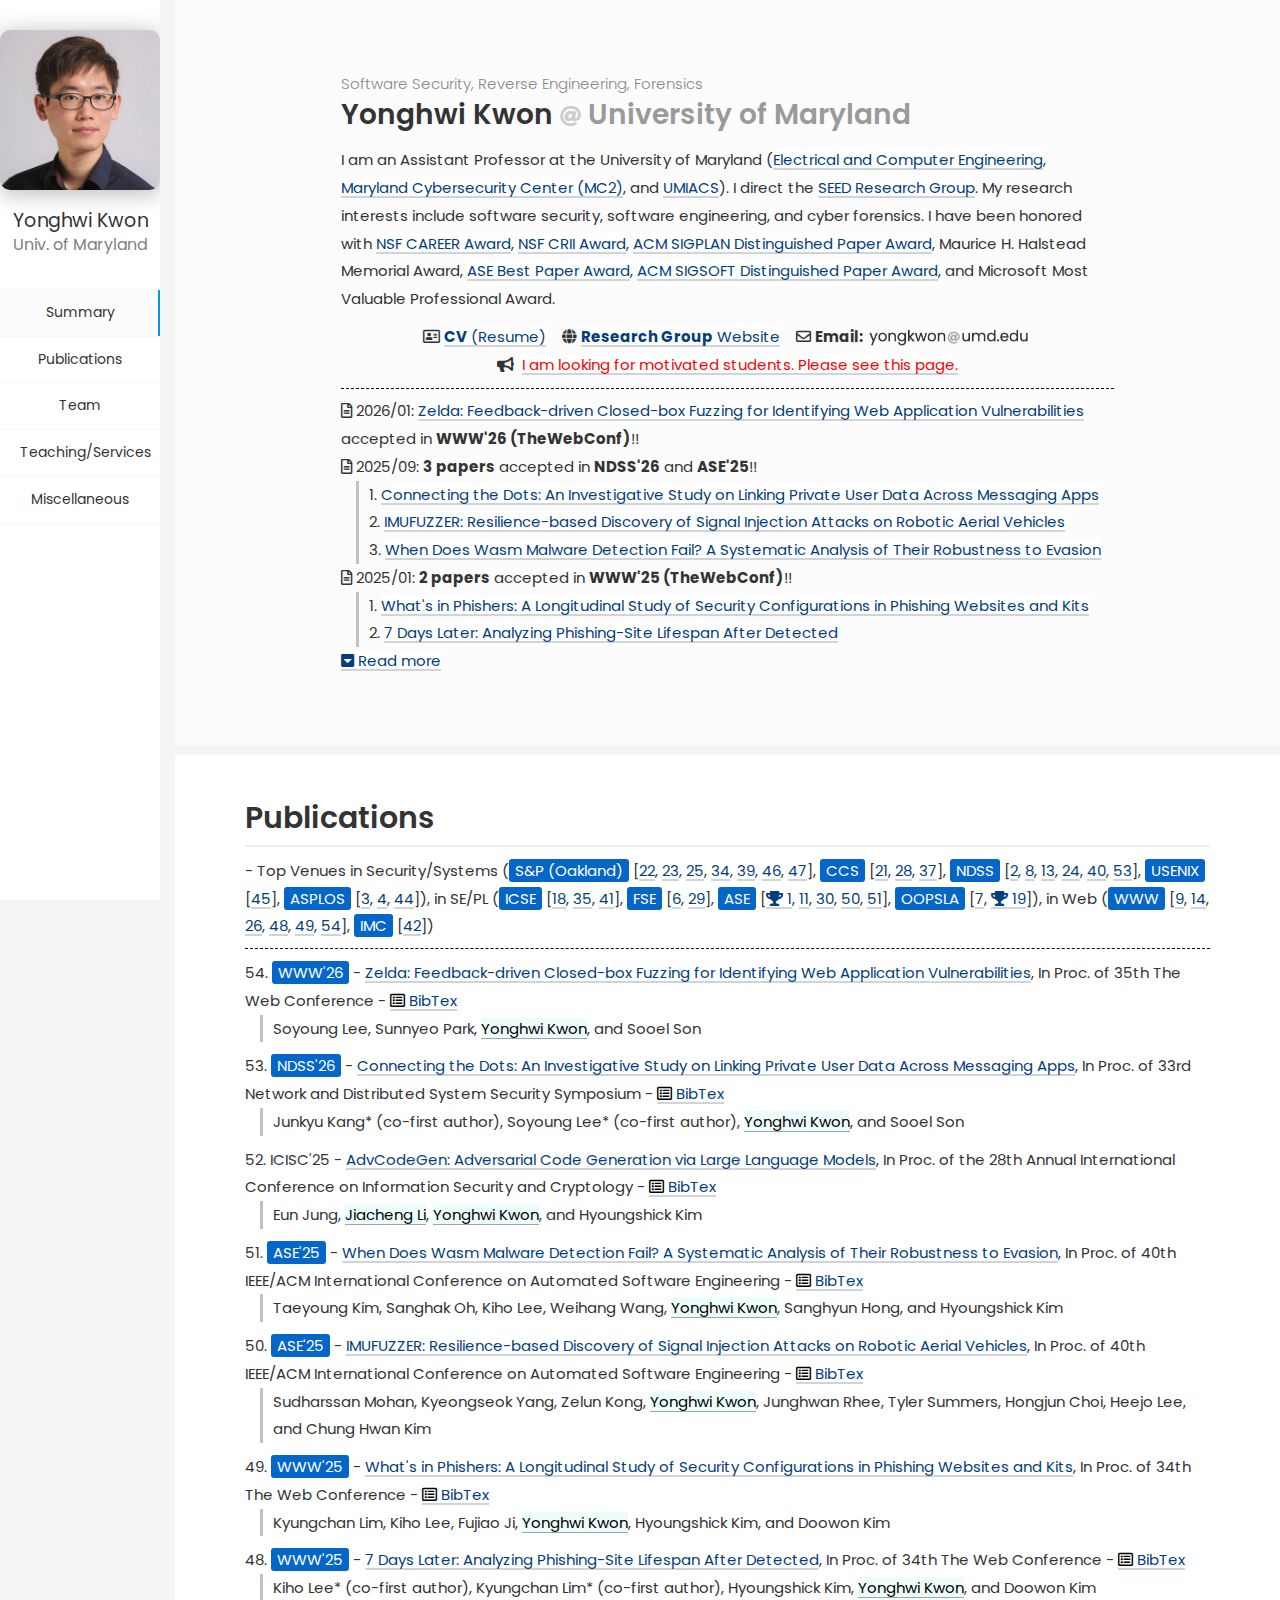
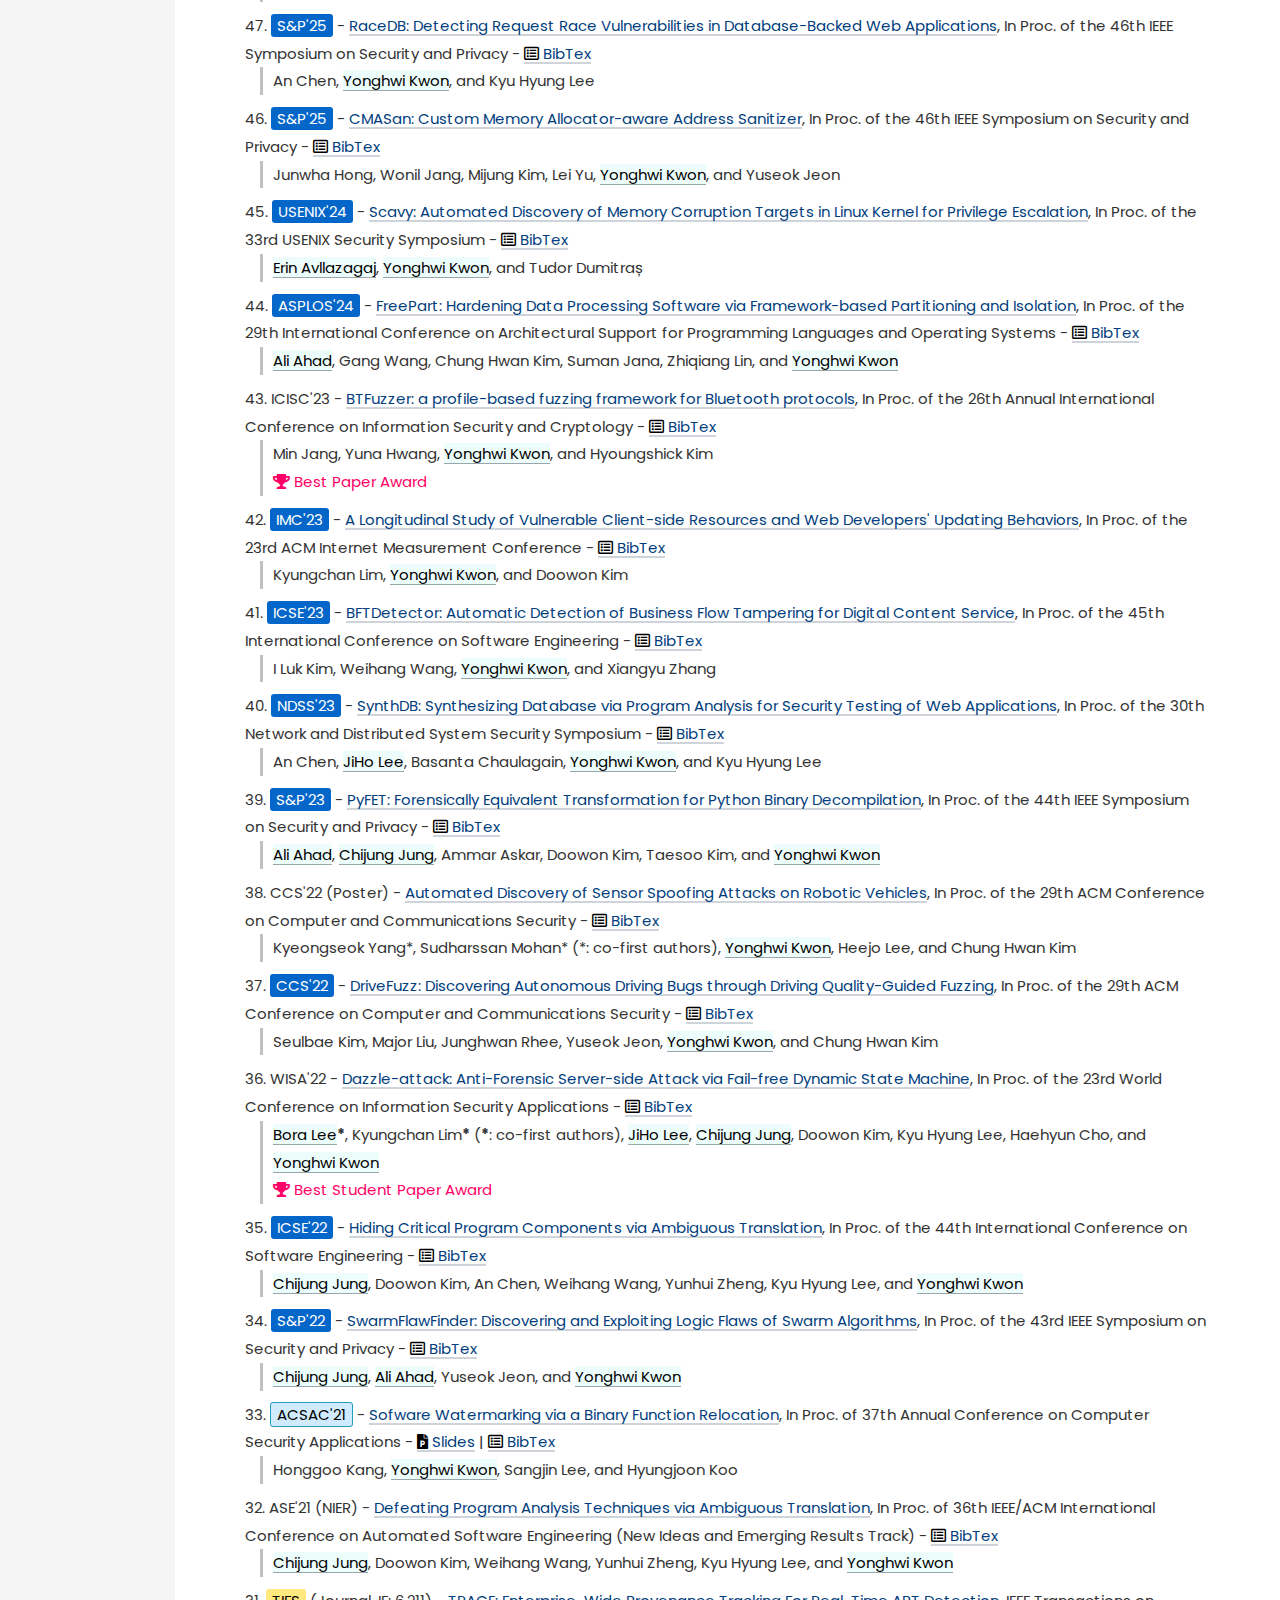
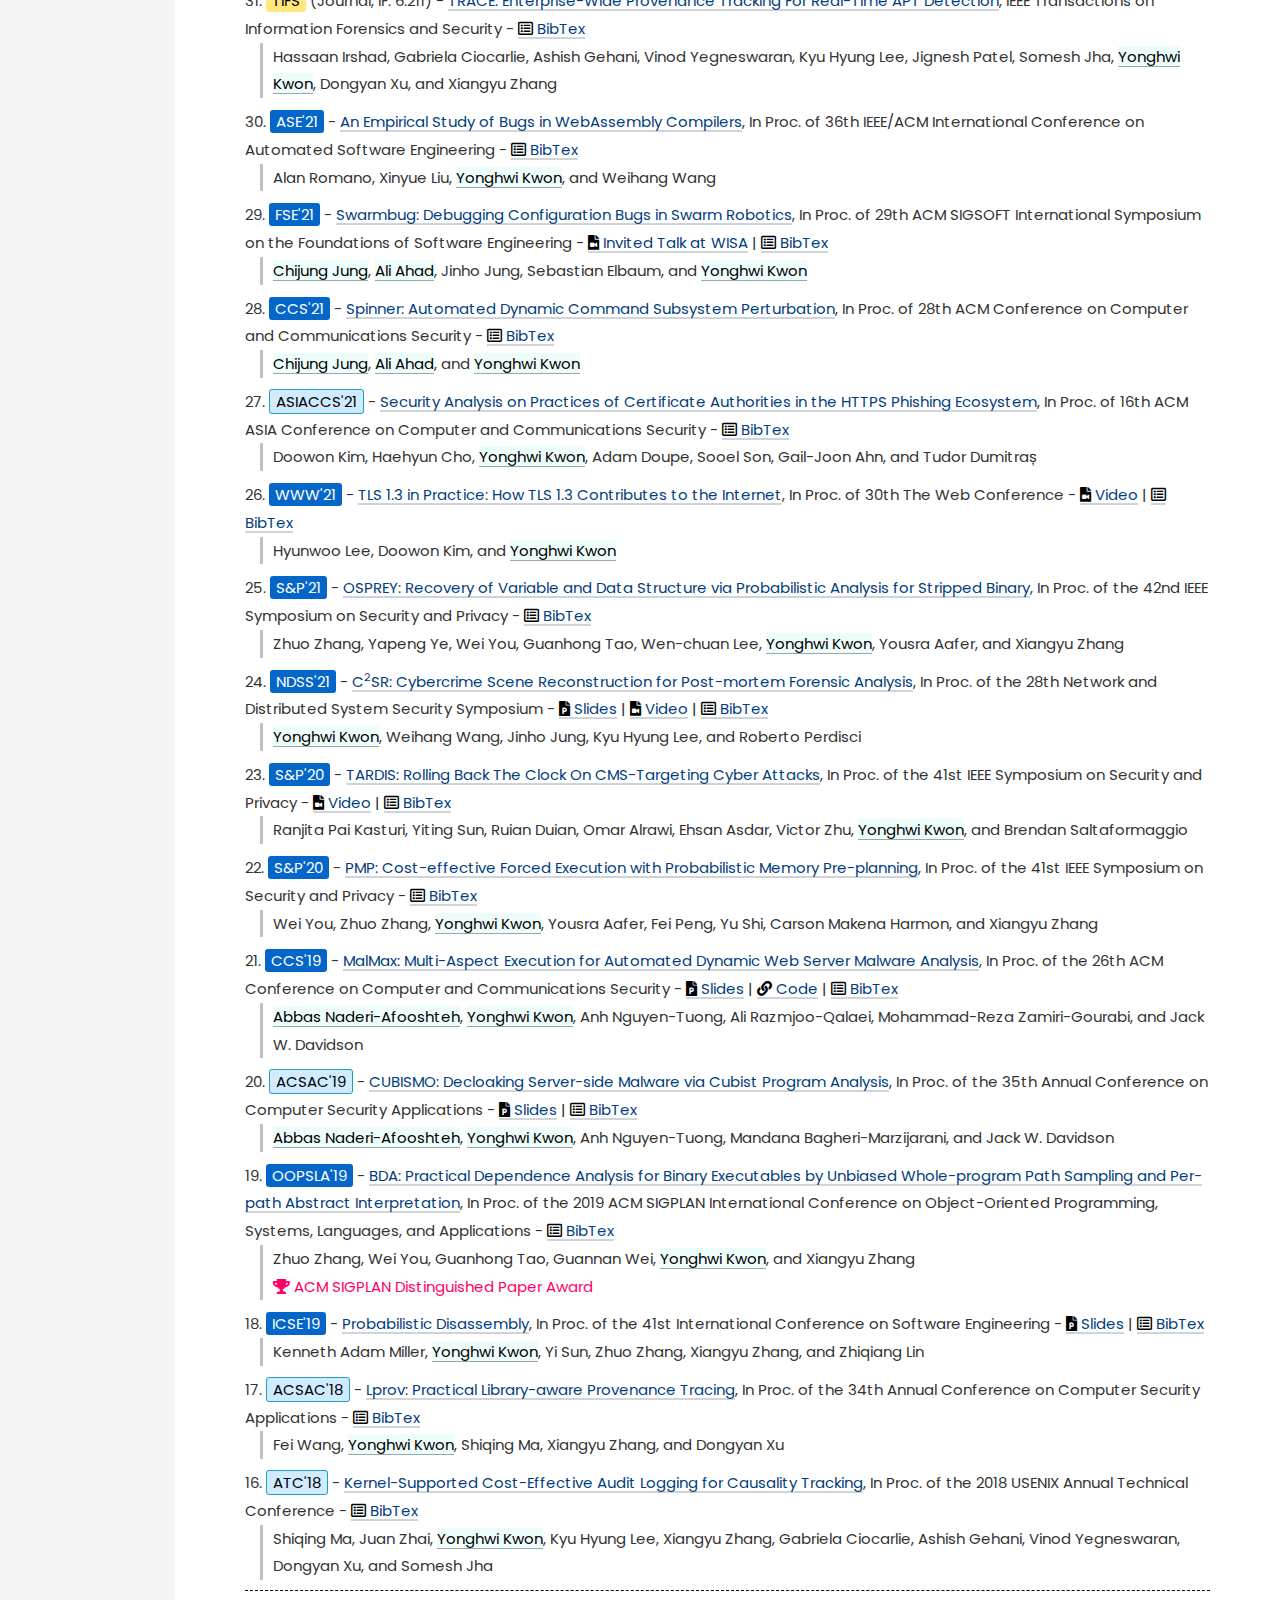
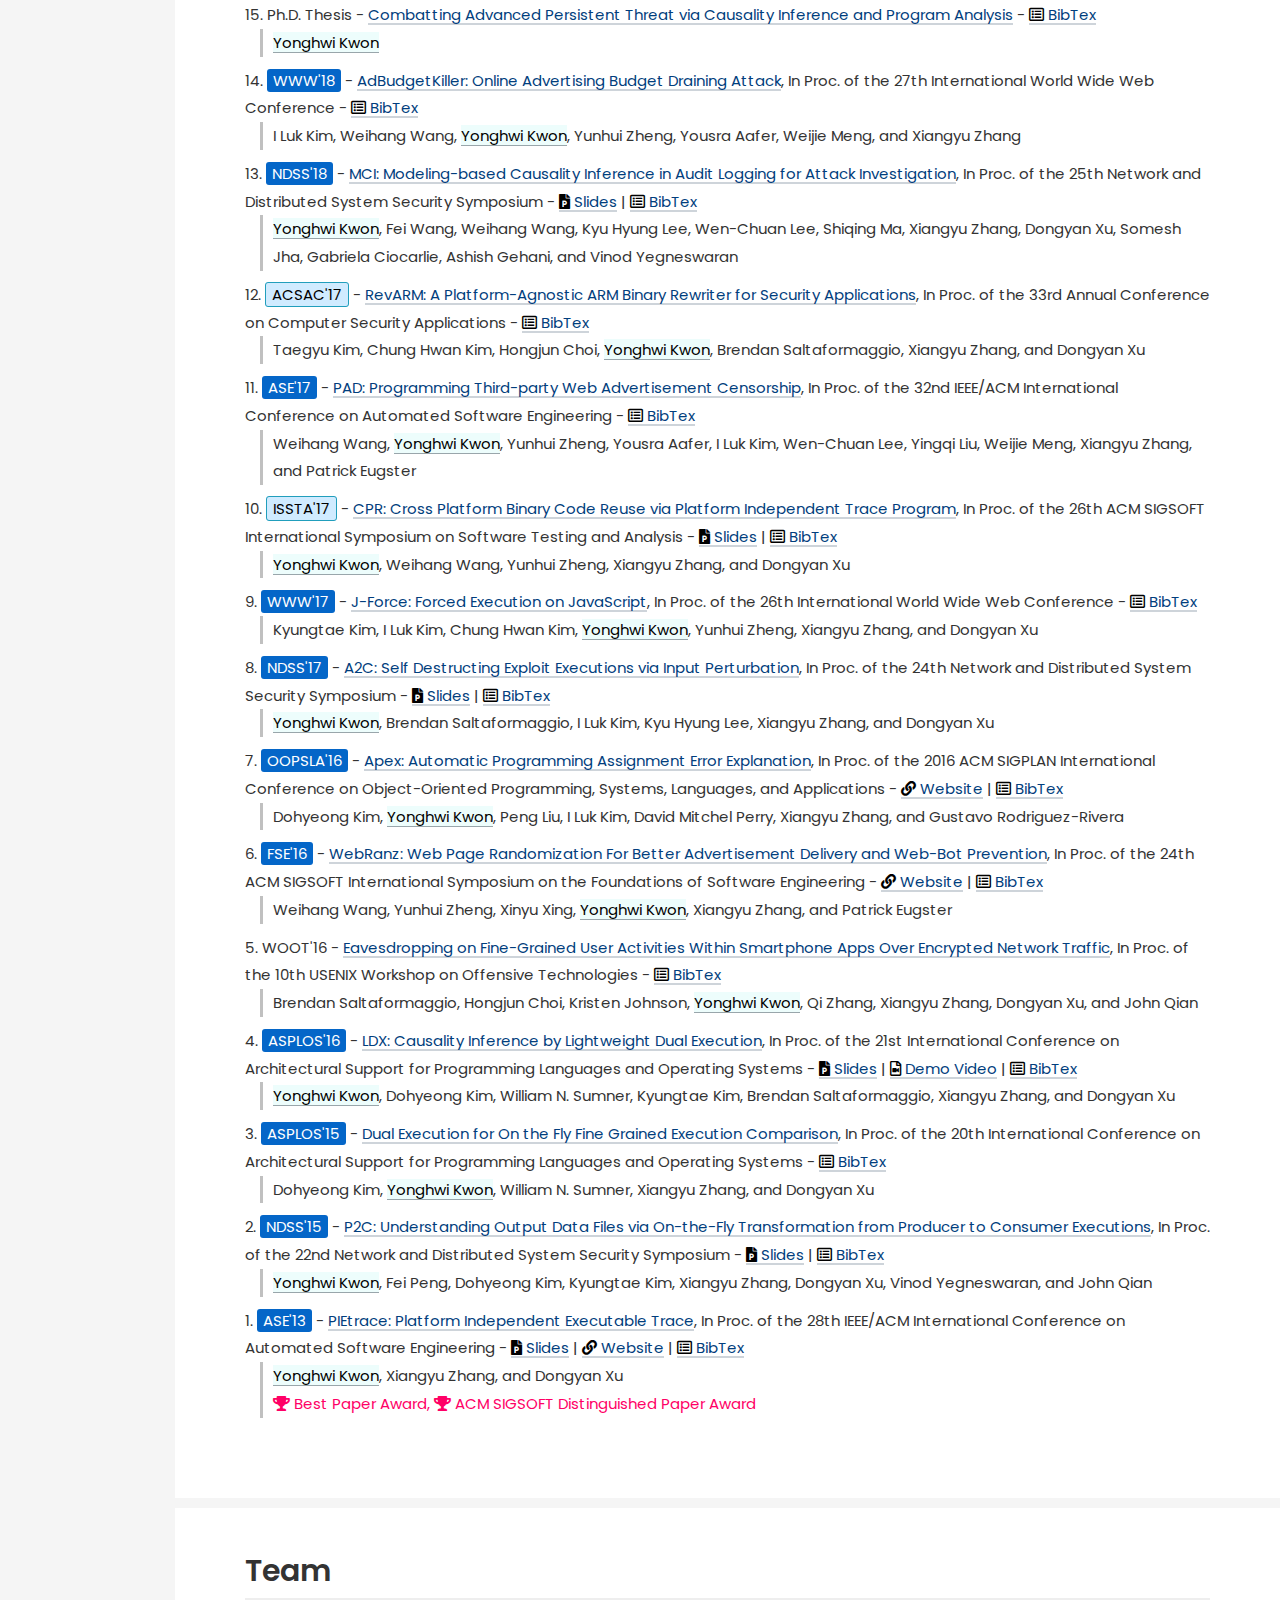
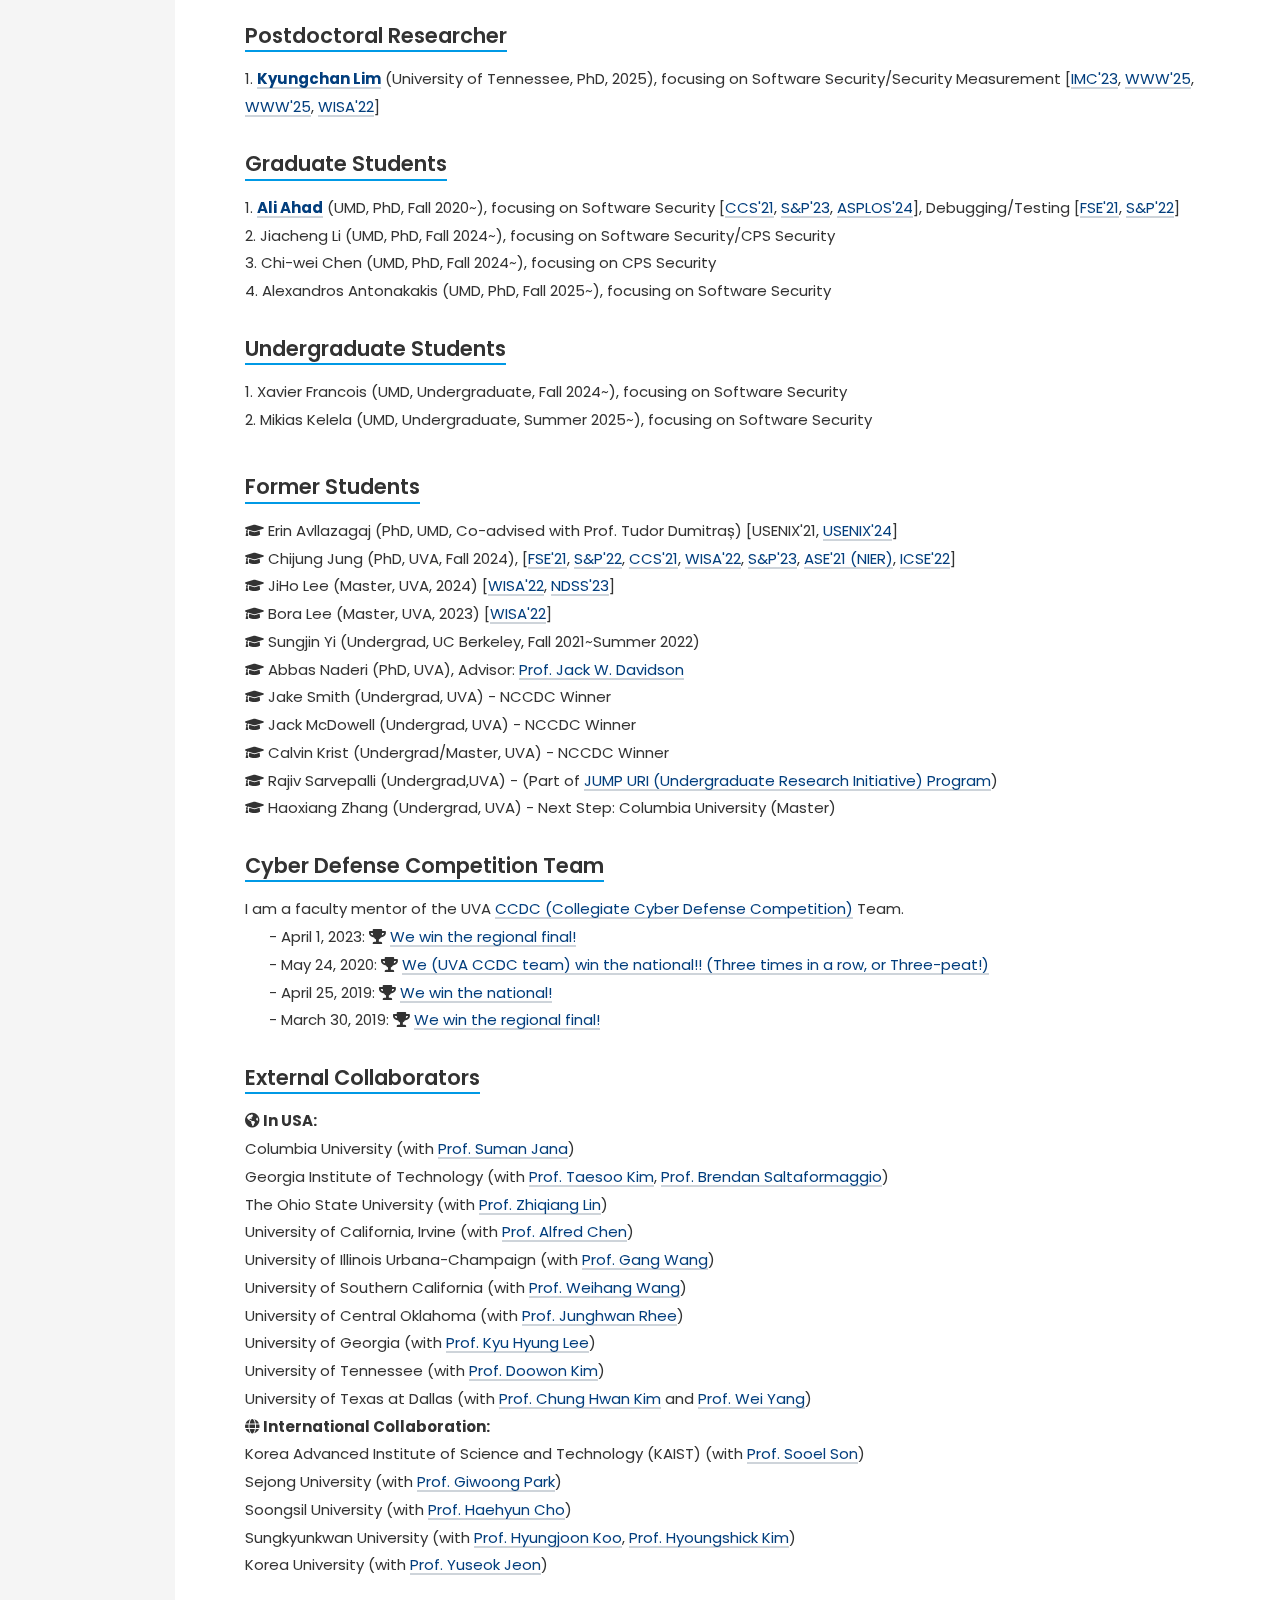
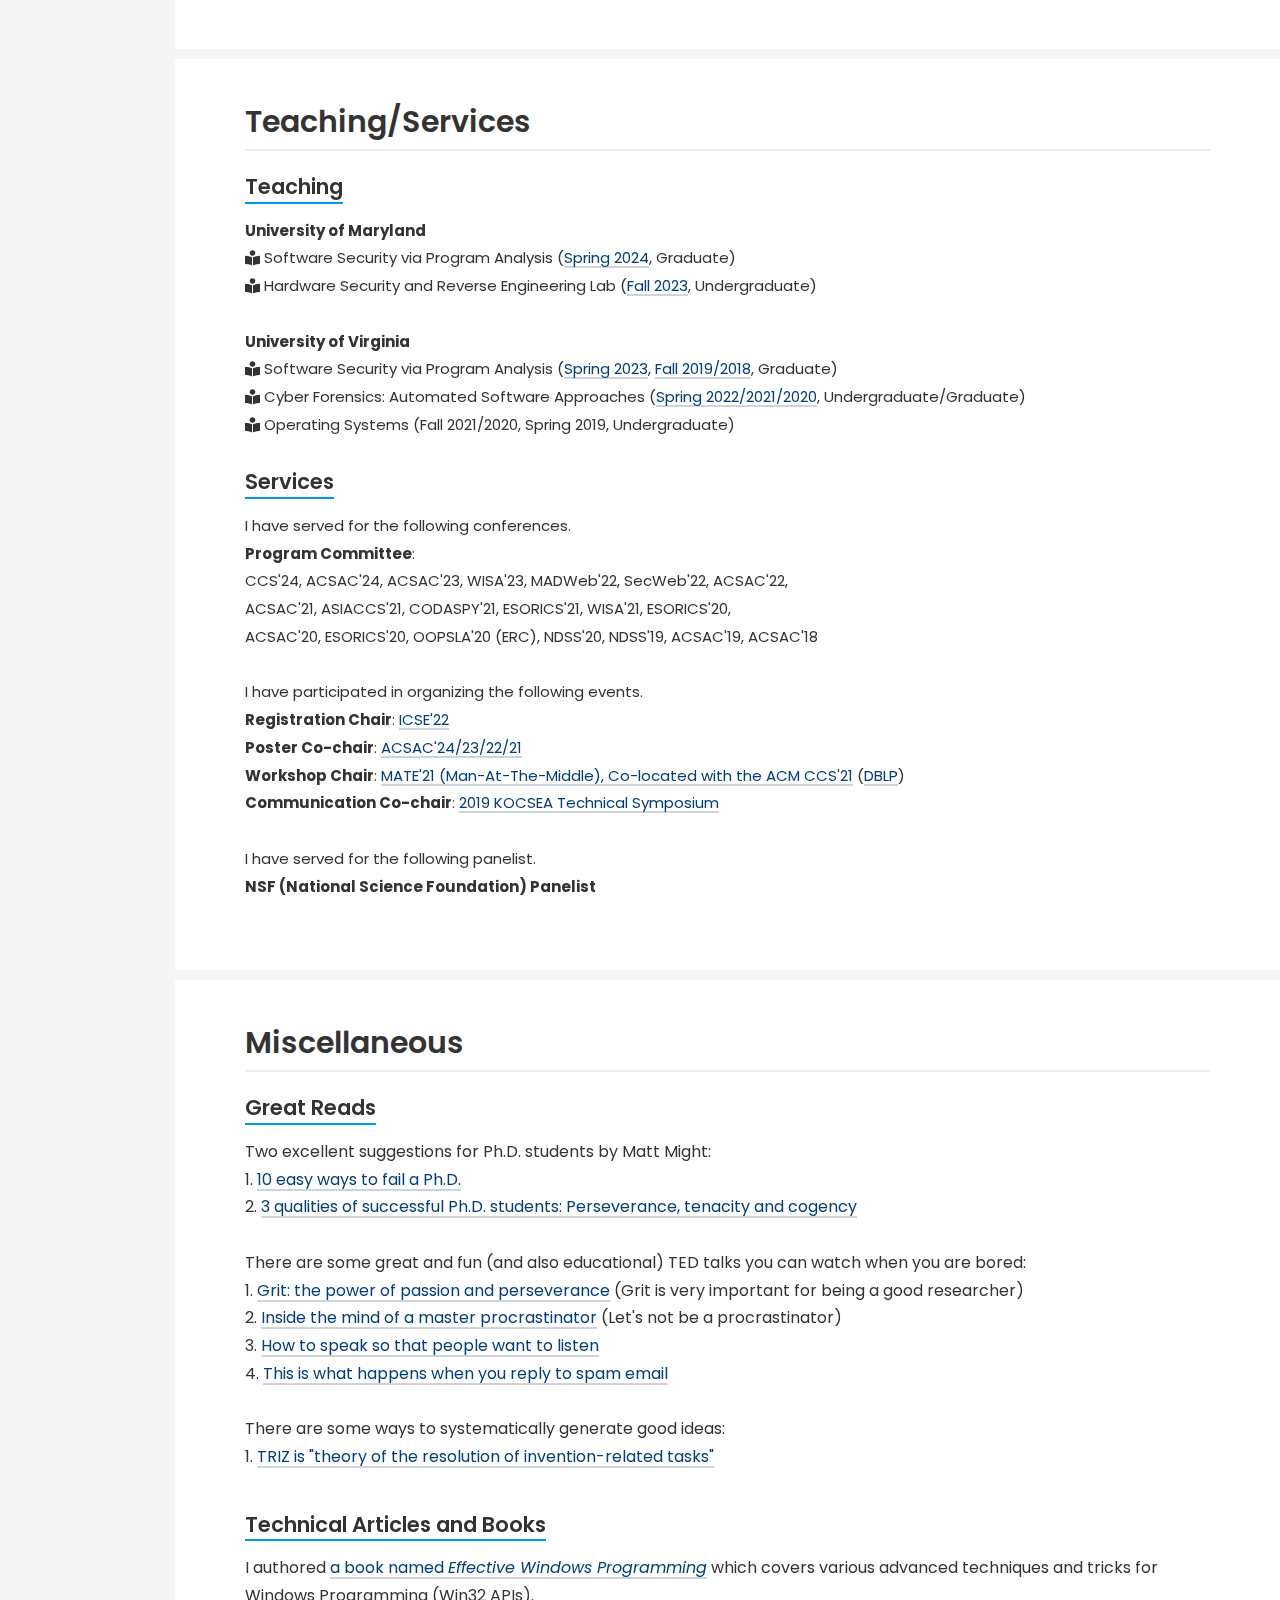
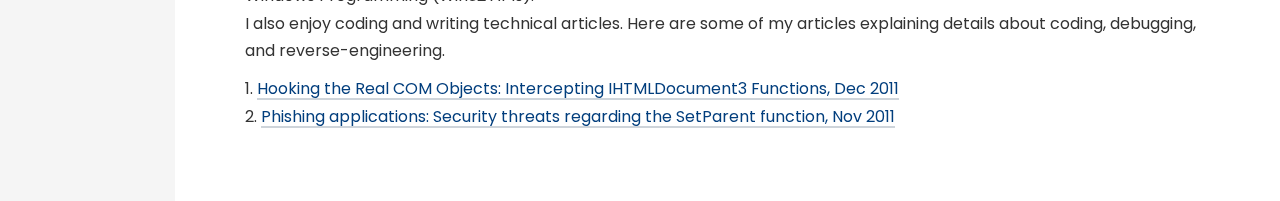
<file: index.html>
<!DOCTYPE html>
<html lang="en" class="no-js">

<head>
 <meta charset="UTF-8" />
 <meta http-equiv="X-UA-Compatible" content="IE=edge">
 <title>Yonghwi Kwon, University of Maryland</title>
 <meta name="viewport" content="width=device-width, initial-scale=1, maximum-scale=1" />
 <meta name="description" content="Yonghwi Kwon, University of Maryland">
 <meta name="keywords" content="software,security,reverse-engineering,cyber-forensics,university,maryland">
 <meta name="author" content="Yonghwi Kwon">
 <link rel="shortcut icon" href="favicon.ico">

 <link rel="stylesheet" href="css/bootstrap.min.css" type="text/css">
 <link rel="stylesheet" href="css/main.min.css" type="text/css">
 <script src="js/ct.js"></script>
</head>
<!-- Google tag (gtag.js) -->
<script async src="https://www.googletagmanager.com/gtag/js?id=G-NP9JJKZLV4"></script>
<script>
  window.dataLayer = window.dataLayer || [];
  function gtag(){dataLayer.push(arguments);}
  gtag('js', new Date());

  gtag('config', 'G-NP9JJKZLV4');
</script>

<body>
 <div class="preloader">
  <div class="preloader-animation">
   <div class="preloader-spinner">
   </div>
  </div>
 </div>

 <div id="page" class="page one-page-style">
  <!-- Header -->
  <header id="site_header" class="header mobile-menu-hide">
   <div class="header-content clearfix">
    <div class="my-photo">
     <img src="images/photo.jpg" style="border-radius: 10px; background-color: rgba(255,255,255,0.32);position: relative;box-shadow: 0px 3px 22px 1px #bbb;">
    </div>

    <div class="site-title-block">
     <div class="site-title">
      Yonghwi Kwon<br />
      <font size=3 color="#808080">
        Univ. of Maryland
      </font>
     </div>
    </div>

    <div class="site-nav">
     <ul id="nav" class="site-main-menu">
      <li><a class="pt-trigger" href="#summary">Summary</a></li>
      <li><a class="pt-trigger" href="#publications">Publications</a></li>
      <li><a class="pt-trigger" href="#team">Team</a></li>
      <li><a class="pt-trigger" href="#services">Teaching/Services</a></li>
      <li><a class="pt-trigger" href="#miscellaneous">Miscellaneous</a></li>
     </ul>
    </div>
   </div>
  </header>

  <!-- Mobile Header -->
  <div class="mobile-header mobile-visible">
   <div class="mobile-logo-container">
    <div class="mobile-header-image">

    </div>
    <div class="mobile-site-title"><a href="#">Yonghwi Kwon @ UMD</a></div>
   </div>

   <a class="menu-toggle mobile-visible">
    <i class="fa fa-bars"></i>
   </a>
  </div>
  <!-- /Mobile Header -->

  <!-- Arrows Nav -->
  <div class="lmpixels-scroll-to-top"><i class="lnr lnr-chevron-up"></i></div>
  <!-- /Arrows Nav -->

  <!-- Main Content -->
  <div id="main" class="site-main">
   <!-- Page changer wrapper -->
   <div class="pt-wrapper">
    <!-- Subpages -->
    <div class="subpages">

     <!-- Home Subpage -->
     <section class="pt-page" id="summary">
      <div class="section-inner start-page-full-width">
       <div class="start-page-full-width">
        <div class="row">
         <div class="col-sm-12 col-md-12 col-lg-12">
          <div class="inner-content">
           <div class="hp-text-block">
            <!-- Subtitle -->
            <div class="sp-subtitle">Software Security, Reverse Engineering, Forensics</div>
            <!-- Subtitle -->
            <h2 class="hp-main-title">
             Yonghwi Kwon <font color=#ccc><i class="fas fa-at fa-xs"></i></font> <font color=#9a9a9a>University of Maryland</font>
            </h2>

            <p>
             I am an Assistant Professor at the University of Maryland (<a href="https://ece.umd.edu/" target=_blank>Electrical and Computer Engineering</a>, <a href="https://cyber.umd.edu/" target=_blank>Maryland Cybersecurity Center (MC2)</a>, and <a href="https://www.umiacs.umd.edu/" target=_blank>UMIACS</a>). I direct the <a href="https://yonghwi-kwon.github.io/seed/" target="_blank">SEED Research Group</a>. My research interests include software security, software engineering, and cyber forensics. 
             I have been honored with <a href="https://www.nsf.gov/awardsearch/showAward?AWD_ID=2145616&HistoricalAwards=false" target="blank">NSF CAREER Award</a>, <a href="https://www.nsf.gov/awardsearch/showAward?AWD_ID=1850392&HistoricalAwards=false" target="blank">NSF CRII Award</a>, <a href="data/bda_oopsla19.pdf" target="blank">ACM SIGPLAN Distinguished Paper Award</a>, Maurice H. Halstead Memorial Award, <a href="data/pietrace_ase13.pdf" target="blank">ASE Best Paper Award</a>, <a href="data/pietrace_ase13.pdf" target="blank">ACM SIGSOFT Distinguished Paper Award</a>, and Microsoft Most Valuable Professional Award.
            </p>
            <p>
             <center>
              <i class="far fa-address-card"></i> <a href="data/cv_yonghwi_kwon.pdf" target="_blank"> <b>CV</b> (Resume)</a>
              &nbsp;&nbsp;
              <i class="fa fa-globe"></i> <a href="https://yonghwi-kwon.github.io/seed/" target="_blank"> <b>Research Group</b> Website</a>
              &nbsp;&nbsp;
              <i class="far fa-envelope"></i> <b>Email: </b> 
              <img srcset="images/maddr.png 3.5x" style="vertical-align:middle; image-rendering: -webkit-optimize-contrast;will-change: transform;"><br/>
                            
              <i class="fa fa-bullhorn"></i> &nbsp;<a href="https://yongkwon.notion.site/yongkwon/Recruiting-Announcement-1070291fbbea402d8d7013c1ec53fca1" target=_blank><font color=red>I am looking for motivated students. Please see this page.</font></a>
             </center>
            </p>
            <center>
              <hr style="border-top: 1px dashed  black; margin-top: 8px; margin-bottom: 8px;">
            </center>

            <i class="far fa-file-alt"></i> 2026/01:
            <a href="#p54">Zelda: Feedback-driven Closed-box Fuzzing for Identifying Web Application Vulnerabilities</a> accepted in <b>WWW'26 (TheWebConf)</b>!!<br />

            <i class="far fa-file-alt"></i> 2025/09: <b>3 papers</b> accepted  in <b>NDSS'26</b> and <b>ASE'25</b>!!
            <div class="vertbar">
              1. <a href="#p53">Connecting the Dots: An Investigative Study on Linking Private User Data Across Messaging Apps</a><br /> 
              2. <a href="#p50">IMUFUZZER: Resilience-based Discovery of Signal Injection Attacks on Robotic Aerial Vehicles</a><br /> 
              3. <a href="#p51">When Does Wasm Malware Detection Fail? A Systematic Analysis of Their Robustness to Evasion</a><br /> 
            </div>

            <i class="far fa-file-alt"></i> 2025/01: <b>2 papers</b> accepted  in <b>WWW'25 (TheWebConf)</b>!!
            <div class="vertbar">
              1. <a href="#p49">What's in Phishers: A Longitudinal Study of Security Configurations in Phishing Websites and Kits</a><br /> 
              2. <a href="#p48">7 Days Later: Analyzing Phishing-Site Lifespan After Detected</a><br /> 
            </div>

            <span id="dots"></span><span id="more">

            <i class="far fa-file-alt"></i> 2024/09: <b>2 papers</b> accepted  in <b>IEEE S&P'25 (Oakland)</b>!!
            <div class="vertbar">
              1. <a href="#p47">RaceDB: Detecting Request Race Vulnerabilities in Database-Backed Web Applications</a><br /> 
              2. <a href="#p46">CMASan: Custom Memory Allocator-aware Address Sanitizer</a><br /> 
            </div>

            
            <i class="far fa-file-alt"></i> 2024/06:
            <a href="#p45">Scavy: Automated Discovery of Memory Corruption Targets in Linux Kernel for Privilege Escalation</a> accepted in <b>USENIX'24</b>!<br />

            <i class="fa fa-trophy"></i> 2023/11:
            <a href="#p43">BTFuzzer</a> (ICISC'23) wins the Best Paper Award!<br />

            <i class="far fa-file-alt"></i> 2023/08:
            <a href="#p42">A Longitudinal Study of Vulnerable Client-side Resources and Web Developers' Updating Behaviors</a> accepted in <b>IMC'23</b>!<br />
            
            <i class="far fa-file-alt"></i> 2023/04:
            <a href="#p44">FreePart: Hardening Data Processing Software via Framework-based Partitioning</a> accepted in <b>ASPLOS'24</b>!<br />
            
              
            <i class="fa fa-trophy"></i> 2023/04:
            <a href="https://news.virginia.edu/content/uva-cyberdefense-hoos-net-regional-trophy" target="blank">UVA CCDC team win the MACCDC, advancing to the national!</a><br />

            <i class="far fa-file-alt"></i> 2023/01:
            <a href="#p41">BFTDetector: Automatic Detection of Business Flow Tampering for Digital Content Service</a> accepted in <b>ICSE'23</b>!<br />
            
            <i class="far fa-file-alt"></i> 2022/12:
            <a href="#p40">SynthDB: Synthesizing Database via Program Analysis for Security Testing</a> accepted in <b>NDSS'23</b>!<br />
            
            <i class="far fa-file-alt"></i> 2022/11:
            <a href="#p39">PyFET: Forensically Equivalent Transformation for Python Binary Decompilation</a> accepted in <b>S&P'23 (Oakland)</b>!<br />
            
              
            <i class="fa fa-trophy"></i> 2022/08:
            <a href="#p36">Dazzle-attack</a> (WISA'22) wins the Best Student Paper Award!<br />

            <i class="far fa-file-alt"></i> 2022/07:
            <a href="#p37">DriveFuzz: Discovering Autonomous Driving Bugs through Driving Quality-Guided Fuzzing</a> accepted in <b>CCS'22</b>!<br />

            <i class="fa fa-trophy"></i> 2022/04:
            We (UVA CCDC team) win the wild-card competition (of the regional CCDC), advancing to the national!<br />

            <i class="fas fa-award"></i> 2022/01:
            Proposal Awarded by NSF: <b><a href="https://www.nsf.gov/awardsearch/showAward?AWD_ID=2145616&HistoricalAwards=false" target="blank">CAREER: Automated Forensic-in-the-Loop Cyber Defense Infrastructure.</a></b> Thanks NSF for support!<br />

            <i class="far fa-file-alt"></i> 2021/12:
            <a href="#p35"> Hiding Critical Program Components via Ambiguous Translation</a> accepted in <b>ICSE'22</b>!<br />

            <i class="far fa-file-alt"></i> 2021/11:
            <a href="#p34">SwarmFlawFinder: Discovering and Exploiting Logic Flaws of Swarm Algorithms</a> accepted in <b>S&P'22 (Oakland)</b>!<br />

            <i class="fas fa-award"></i> 2021/09:
            Proposal Awarded by Cisco: <b>Securing the IoT Infrastructure via Execution Diversification and Active Deception.</b> Thanks Cisco Systems for support!<br />

            <i class="far fa-file-alt"></i> 2021/08: <b>2 papers</b> accepted (<b>ASE'21 NIER</b> and <b>ACSAC'21</b>)
            <div class="vertbar">
              1. <a href="data/ambiguous_asenier21.pdf" target="blank">Defeating Program Analysis Techniques via Ambiguous Translation</a> (<b>ASE'21 NIER</b>)<br /> 
              2. <a href="data/watermark_acsac21.pdf" target="blank">Sofware Watermarking via a Binary Function Relocation</a> (<b>ACSAC'21</b>)<br /> 
            </div>
                 

            <i class="far fa-file-alt"></i> 2021/07:
            <a href="data/wasm_ase21.pdf" target="blank">An Empirical Study of Bugs in WebAssembly Compilers</a> accepted in <b>ASE'21</b>!<br />

            <i class="far fa-file-alt"></i> 2021/05:
            <a href="data/swarmbug-fse21.pdf" target="blank">Swarmbug: Debugging Configuration Bugs in Swarm Robotics</a> accepted in <b>FSE'21</b>!<br />

            <i class="far fa-file-alt"></i> 2021/03:
            <a href="data/spinner-ccs21-extended-ver.pdf" target="blank">Spinner: Automated Dynamic Command Subsystem Perturbation</a> accepted in <b>CCS'21</b>!<br />
           
            <i class="far fa-file-alt"></i> 2021/02:
            <a href="data/certphishing-asiaccs21.pdf" target="blank">Security Analysis on Practices of Certificate Authorities in the HTTPS Phishing Ecosystem</a> accepted in <b>ASIACCS'21</b>!<br />

            <i class="far fa-file-alt"></i> 2021/01:
            <a href="data/tls_www21.pdf" target="blank">TLS 1.3 in Practice: How TLS 1.3 Contributes to the Internet</a> accepted in <b>WWW'21</b>!<br />

            <i class="far fa-file-alt"></i> 2020/11:
            <a href="data/osprey_sp21.pdf" target="blank">OSPREY: Recovery of Variable and Data Structure via Probabilistic Analysis for Stripped Binary</a> accepted in <b>S&P'21 (Oakland)</b>!<br />

            <i class="far fa-file-alt"></i> 2020/09:
            <a href="data/c2sr_ndss21.pdf" target="blank">C<sup>2</sup>SR: Cybercrime Scene Reconstruction for Post-mortem Forensic Analysis</a> accepted in <b>NDSS'21</b>!<br />

            <i class="fa fa-trophy"></i> 2020/05: <a href="https://news.virginia.edu/content/uva-engineering-wins-third-consecutive-national-cybersecurity-championship"
            target=_blank>We (UVA CCDC team) <b>win the National CCDC (NCCDC)</b>!! (Three times in a row, or Three-peat!)</a><br />

            <i class="fa fa-trophy"></i> 2019/10: Featured on UVA Today and <b>Distinguished Paper Award!</b><br />

            <div class="vertbar">
             1. <a href=https://engineering.virginia.edu/news/2019/10/uva-computer-science-professor-brings-skills-detective-combat-cyber-attacks target=blank>UVA Today covered my research group and projects!</a><br /> 2. <a href="data/bda_oopsla19.pdf"
              target="blank">BDA</a> (OOPSLA'19) wins the ACM SIGPLAN Distinguished Paper Award!<br />
            </div>

            <div style="height:8px;"></div>

            <i class="far fa-file-alt"></i> 2019/09:
            <b>3 papers (one CCS, two S&P)</b> accepted!<br />
            <div class="vertbar">
             1. <a href="data/malmax_ccs19.pdf" target="blank">MalMax: Multi-Aspect Execution for Automated Dynamic Web Server Malware Analysis</a> (CCS'19)<br /> 2. <a href="data/pmp_sp20.pdf" target="blank">PMP: Cost-effective Forced Execution with Probabilistic Memory Pre-planning</a> (S&P'20)<br /> 3. <a href="data/tardis_sp20.pdf" target="blank">TARDIS: Rolling Back The Clock On CMS-Targeting Cyber Attacks</a> (S&P'20)<br />
            </div>

            <div style="height:8px;"></div>

            <i class="far fa-file-alt"></i> 2019/08:
            <b>2 papers (ACSAC and OOPSLA)</b> accepted!<br />

            <div class="vertbar">
             1. <a href="data/cubismo_acsac19.pdf" target="blank">CUBISMO: Decloaking Server-side Malware via Cubist Program Analysis</a> (ACSAC'19)<br /> 2. <a href="data/bda_oopsla19.pdf" target="blank">BDA: Practical Dependence Analysis for Binary Executables by Unbiased Whole-program Path Sampling and Per-path Abstract Interpretation</a> (OOPSLA'19)<br />
            </div>

            <i class="fas fa-award"></i> 2019/07: NSF Proposal Awarded: <a href=https://www.nsf.gov/awardsearch/showAward?AWD_ID=1908021 target=blank>Data Provenance Infrastructure towards Robust and Reliable Data Sharing and Analytics</a>.
            Thanks NSF for support!<br />

            <i class="fas fa-award"></i> 2019/06: NSF Proposal Awarded: <a href=https://www.nsf.gov/awardsearch/showAward?AWD_ID=1916499 target=blank>Doctor WHO: Investigation and Prevention of Online Content Management System Abuse</a>.
            Thanks NSF for support!<br />


            <i class="fa fa-trophy"></i> 2019/04:
            <a href=https://engineering.virginia.edu/news/2019/04/uva-cyber-defense-team-wins-second-consecutive-national-title target="blank">We (UVA CCDC team) <b>win the National CCDC (NCCDC)</b>!!</a><br />

            <i class="fa fa-trophy"></i> 2019/03: We (UVA CCDC team) 
            <a href="https://engineering.virginia.edu/news/2019/04/uva-wins-maccdc-again" target=_blank>win the MACCDC</a>.<br />

            <i class="fas fa-award"></i> 2019/02: NSF Proposal Awarded: <a href=https://www.nsf.gov/awardsearch/showAward?AWD_ID=1850392&HistoricalAwards=false target=_blank>Secure and Comprehensive Forensic Audit Infrastructure for Transparent Heterogeneous Computing</a>. Thanks NSF for support!<br/>

            </span>
            
            <a href="#" onclick="myFunction()" id="myBtn"><i class='fa fa-caret-square-down'></i> Read more</a>

           </div>
          </div>
         </div>
        </div>
       </div>
      </div>
      
     </section>
     <!-- End of Home Subpage -->



     <!-- Publications Subpage -->
     <section class="pt-page" id="publications">
      <div class="section-inner custom-page-content">
       <div class="section-title-block second-style" style="margin-bottom: 10px;">
        <h2 class="section-title">Publications</h2>
        <p>
         - Top Venues in Security/Systems (<u id="toptier">S&P (Oakland)</u> [<a href=#p22>22</a>, <a href=#p23>23</a>, <a href=#p25>25</a>, <a href=#p34>34</a>, <a href=#p39>39</a>, <a href=#p46>46</a>, <a href=#p47>47</a>], <u id="toptier">CCS</u> [<a href=#p21>21</a>, <a href=#p28>28</a>, <a href=#p37>37</a>], <u id="toptier">NDSS</u> [<a href=#p2>2</a>, <a href=#p8>8</a>, <a href=#p13>13</a>, <a href=#p24>24</a>, <a href=#p40>40</a>, <a href=#p53>53</a>], <u id="toptier">USENIX</u> [<a href=#p45>45</a>], <u id="toptier">ASPLOS</u> [<a href=#p3>3</a>, <a href=#p4>4</a>, <a href=#p44>44</a>]), in SE/PL (<u id="toptier">ICSE</u> [<a href=#p18>18</a>, <a href=#p35>35</a>, <a href=#p41>41</a>], <u id="toptier">FSE</u> [<a href=#p6>6</a>, <a href=#p29>29</a>], <u id="toptier">ASE</u> [<a href=#p1><i class="fa fa-trophy"></i> 1</a>, <a href=#p11>11</a>, <a href=#p30>30</a>, <a href=#p50>50</a>, <a href=#p51>51</a>], <u id="toptier">OOPSLA</u> [<a href=#p7>7</a>, <a href=#p19><i class="fa fa-trophy"></i> 19</a>]), in Web (<u id="toptier">WWW</u> [<a href=#p9>9</a>, <a href=#p14>14</a>, <a href=#p26>26</a>, <a href=#p48>48</a>, <a href=#p49>49</a>, <a href=#p54>54</a>], <u id="toptier">IMC</u> [<a href=#p42>42</a>]) 

         <center>
          <hr style="border-top: 1px dashed  black; margin-top: 8px; margin-bottom: 8px;">
         </center>
        </p>
       </div>

       <div class="inner-content">
        <div class="hp-text-block">
          <!-------------------------------------->

          <p><div id="p54"></div>54. 
             <u id="toptier">WWW'26</u> -
             <a href="#">Zelda: Feedback-driven Closed-box Fuzzing for Identifying Web Application Vulnerabilities</a>,
             In Proc. of 35th The Web Conference
 
             -
            <a href="bib/bibtex.html#54" target=_blank><i class="far fa-list-alt" style="color:black;"></i> BibTex</a> 
  
           <div class="paper-author">
            Soyoung Lee, Sunnyeo Park, <u id="author">Yonghwi Kwon</u>, and Sooel Son
           </div>
          </p>

          <p><div id="p53"></div>53. 
             <u id="toptier">NDSS'26</u> -
             <a href="data/connecting_dots_ndss26.pdf" target="blank">Connecting the Dots: An Investigative Study on Linking Private User Data Across Messaging Apps</a>,
             In Proc. of 33rd Network and Distributed System Security Symposium
 
             -
            <a href="bib/bibtex.html#53" target=_blank><i class="far fa-list-alt" style="color:black;"></i> BibTex</a> 
  
           <div class="paper-author">
            Junkyu Kang* (co-first author), Soyoung Lee* (co-first author), <u id="author">Yonghwi Kwon</u>, and Sooel Son
           </div>
          </p>

          <p><div id="p52"></div>52. 
             ICISC'25 -
             <a href="#">AdvCodeGen: Adversarial Code Generation via Large Language Models</a>,
             In Proc. of the 28th Annual International Conference on Information Security and Cryptology
 
             -
            <a href="bib/bibtex.html#52" target=_blank><i class="far fa-list-alt" style="color:black;"></i> BibTex</a> 
  
           <div class="paper-author">
            Eun Jung, <u id="author">Jiacheng Li</u>, <u id="author">Yonghwi Kwon</u>, and Hyoungshick Kim
           </div>
          </p>
        
          <p><div id="p51"></div>51. 
             <u id="toptier">ASE'25</u> -
             <a href="data/wasm_perturbation_ase25.pdf" target="blank">When Does Wasm Malware Detection Fail? A Systematic Analysis of Their Robustness to Evasion</a>,
             In Proc. of 40th IEEE/ACM International Conference on Automated Software Engineering
 
             -
            <a href="bib/bibtex.html#51" target=_blank><i class="far fa-list-alt" style="color:black;"></i> BibTex</a> 
  
           <div class="paper-author">
            Taeyoung Kim, Sanghak Oh, Kiho Lee, Weihang Wang, <u id="author">Yonghwi Kwon</u>, Sanghyun Hong, and Hyoungshick Kim            
           </div>
          </p>

          <p><div id="p50"></div>50. 
             <u id="toptier">ASE'25</u> -
             <a href="data/imufuzzer_ase25.pdf" target="blank">IMUFUZZER: Resilience-based Discovery of Signal Injection Attacks on Robotic Aerial Vehicles</a>,
             In Proc. of 40th IEEE/ACM International Conference on Automated Software Engineering
 
             -
            <a href="bib/bibtex.html#50" target=_blank><i class="far fa-list-alt" style="color:black;"></i> BibTex</a> 
  
           <div class="paper-author">
            Sudharssan Mohan, Kyeongseok Yang, Zelun Kong, <u id="author">Yonghwi Kwon</u>, Junghwan Rhee, Tyler Summers, Hongjun Choi, Heejo Lee, and Chung Hwan Kim
           </div>
          </p>

          <p><div id="p49"></div>49. 
             <u id="toptier">WWW'25</u> -
             <a href="data/whats_in_phishers_www25.pdf" target="blank">What's in Phishers: A Longitudinal Study of Security Configurations in Phishing Websites and Kits</a>,
             In Proc. of 34th The Web Conference
 
             -
            <a href="bib/bibtex.html#49" target=_blank><i class="far fa-list-alt" style="color:black;"></i> BibTex</a> 
  
           <div class="paper-author">
            Kyungchan Lim, Kiho Lee, Fujiao Ji, <u id="author">Yonghwi Kwon</u>, Hyoungshick Kim, and Doowon Kim
           </div>
          </p>

          <p><div id="p48"></div>48. 
             <u id="toptier">WWW'25</u> -
             <a href="data/7_days_later_www25.pdf" target="blank">7 Days Later: Analyzing Phishing-Site Lifespan After Detected</a>,
             In Proc. of 34th The Web Conference
 
             -
            <a href="bib/bibtex.html#48" target=_blank><i class="far fa-list-alt" style="color:black;"></i> BibTex</a> 
  
           <div class="paper-author">
            Kiho Lee* (co-first author), Kyungchan Lim* (co-first author), Hyoungshick Kim, <u id="author">Yonghwi Kwon</u>, and Doowon Kim
           </div>
          </p>

        
          <p><div id="p47"></div>47. 
             <u id="toptier">S&P'25</u> -
             <a href="data/racedb_sp25.pdf" target="blank">RaceDB: Detecting Request Race Vulnerabilities in Database-Backed Web Applications</a>,
             In Proc. of the 46th IEEE Symposium on Security and Privacy
 
             -
            <a href="bib/bibtex.html#47" target=_blank><i class="far fa-list-alt" style="color:black;"></i> BibTex</a> 
  
           <div class="paper-author">
             An Chen, <u id="author">Yonghwi Kwon</u>, and Kyu Hyung Lee
           </div>
          </p>

        
          <p><div id="p46"></div>46. 
              <u id="toptier">S&P'25</u> -
              <a href="data/cmasan_sp25.pdf" target="blank">CMASan: Custom Memory Allocator-aware Address Sanitizer</a>,
              In Proc. of the 46th IEEE Symposium on Security and Privacy
  
              -
            <a href="bib/bibtex.html#46" target=_blank><i class="far fa-list-alt" style="color:black;"></i> BibTex</a> 
  
            <div class="paper-author">
              Junwha Hong, Wonil Jang, Mijung Kim, Lei Yu, <u id="author">Yonghwi Kwon</u>, and Yuseok Jeon
            </div>
          </p>

        
          <p><div id="p45"></div>45. 
             <u id="toptier">USENIX'24</u> -
             <a href="data/scavy_usenix24.pdf" target="blank">Scavy: Automated Discovery of Memory Corruption Targets in Linux Kernel for Privilege Escalation</a>,
             In Proc. of the 33rd USENIX Security Symposium
 
             -
            <a href="bib/bibtex.html#45" target=_blank><i class="far fa-list-alt" style="color:black;"></i> BibTex</a> 
  
           <div class="paper-author">
             <u id="author">Erin Avllazagaj</u>, <u id="author">Yonghwi Kwon</u>, and Tudor Dumitraș
           </div>
          </p>
          
         <p><div id="p44"></div>44. 
            <u id="toptier">ASPLOS'24</u> -
            <a href="data/freepart_asplos24.pdf" target="blank">FreePart: Hardening Data Processing Software via Framework-based Partitioning and Isolation</a>,
            In Proc. of the 29th International Conference on Architectural Support for Programming Languages and Operating Systems

            -
           <a href="bib/bibtex.html#44" target=_blank><i class="far fa-list-alt" style="color:black;"></i> BibTex</a> 
 
          <div class="paper-author">
            <u id="author">Ali Ahad</u>, Gang Wang, Chung Hwan Kim, Suman Jana, Zhiqiang Lin, and <u id="author">Yonghwi Kwon</u>
          </div>
         </p>

       <p><div id="p43"></div>43. 
          ICISC'23 -
          <a href="data/btfuzzer_icisc23.pdf">BTFuzzer: a profile-based fuzzing framework for Bluetooth protocols</a>,
          In Proc. of the 26th Annual International Conference on Information Security and Cryptology

          -
         <a href="bib/bibtex.html#43" target=_blank><i class="far fa-list-alt" style="color:black;"></i> BibTex</a> 
         

        <div class="paper-author">
          Min Jang, Yuna Hwang, <u id="author">Yonghwi Kwon</u>, and Hyoungshick Kim<br/>
          <font color=#f06><i class="fa fa-trophy"></i> Best Paper Award</font>
        </div>
       </p>
       
       <p><div id="p42"></div>42. 
          <u id="toptier">IMC'23</u> -
          <a href="data/webclient_imc23.pdf" target="blank">A Longitudinal Study of Vulnerable Client-side Resources and Web Developers' Updating Behaviors</a>,
          In Proc. of the 23rd ACM Internet Measurement Conference

          -
         <a href="bib/bibtex.html#42" target=_blank><i class="far fa-list-alt" style="color:black;"></i> BibTex</a> 

        <div class="paper-author">
          Kyungchan Lim, <u id="author">Yonghwi Kwon</u>, and Doowon Kim
        </div>
       </p>       
         
         <p><div id="p41"></div>41. 
            <u id="toptier">ICSE'23</u> -
            <a href="data/bftdetector_icse23.pdf" target="blank">BFTDetector: Automatic Detection of Business Flow Tampering for Digital Content Service</a>,
            In Proc. of the 45th International Conference on Software Engineering 

            -
           <a href="bib/bibtex.html#41" target=_blank><i class="far fa-list-alt" style="color:black;"></i> BibTex</a> 
 
          <div class="paper-author">
            I Luk Kim, Weihang Wang, <u id="author">Yonghwi Kwon</u>, and Xiangyu Zhang
          </div>
         </p>
         <p><div id="p40"></div>40. 
            <u id="toptier">NDSS'23</u> -
            <a href="data/synthdb_ndss23.pdf" target="blank">SynthDB: Synthesizing Database via Program Analysis for Security Testing of Web Applications</a>,
            In Proc. of the 30th Network and Distributed System Security Symposium

            -
           <a href="bib/bibtex.html#40" target=_blank><i class="far fa-list-alt" style="color:black;"></i> BibTex</a> 
 
          <div class="paper-author">
            An Chen, <u id="author">JiHo Lee</u>, Basanta Chaulagain, <u id="author">Yonghwi Kwon</u>, and Kyu Hyung Lee
          </div>
         </p>
         <p><div id="p39"></div>39. 
            <u id="toptier">S&P'23</u> -
            <a href="data/pyfet_sp23.pdf" target="blank">PyFET: Forensically Equivalent Transformation for Python Binary Decompilation</a>,
            In Proc. of the 44th IEEE Symposium on Security and Privacy

            -
           <a href="bib/bibtex.html#39" target=_blank><i class="far fa-list-alt" style="color:black;"></i> BibTex</a> 
 
          <div class="paper-author">
            <u id="author">Ali Ahad</u>, <u id="author">Chijung Jung</u>, Ammar Askar, Doowon Kim, Taesoo Kim, and <u id="author">Yonghwi Kwon</u>
          </div>
         </p> 
         <p><div id="p38"></div>38. 
            CCS'22 (Poster) -
            <a href="data/sensorfuzz_ccs22.pdf">Automated Discovery of Sensor Spoofing Attacks on Robotic Vehicles</a>,
            In Proc. of the 29th ACM Conference on Computer and Communications Security

            -
           <a href="bib/bibtex.html#37" target=_blank><i class="far fa-list-alt" style="color:black;"></i> BibTex</a> 
 
          <div class="paper-author">
            Kyeongseok Yang*, Sudharssan Mohan* (*: co-first authors), <u id="author">Yonghwi Kwon</u>, Heejo Lee, and Chung Hwan Kim
          </div>
         </p>
         
         <p><div id="p37"></div>37. 
            <u id="toptier">CCS'22</u> -
            <a href="data/drivefuzz_ccs22.pdf" target="blank">DriveFuzz: Discovering Autonomous Driving Bugs through Driving Quality-Guided Fuzzing</a>,
            In Proc. of the 29th ACM Conference on Computer and Communications Security

            -
           <a href="bib/bibtex.html#37" target=_blank><i class="far fa-list-alt" style="color:black;"></i> BibTex</a> 
 
          <div class="paper-author">
            Seulbae Kim, Major Liu, Junghwan Rhee, Yuseok Jeon, <u id="author">Yonghwi Kwon</u>, and Chung Hwan Kim
          </div>
         </p> 
                 
         <p><div id="p36"></div>36. 
            WISA'22 -
            <a href="data/dazzle_attack_wisa22.pdf" target="blank">Dazzle-attack: Anti-Forensic Server-side Attack via Fail-free Dynamic State Machine</a>,
            In Proc. of the 23rd World Conference on Information Security Applications 

            -
           <a href="bib/bibtex.html#36" target=_blank><i class="far fa-list-alt" style="color:black;"></i> BibTex</a> 
 
          <div class="paper-author">
            <u id="author">Bora Lee</u><b>*</b>, Kyungchan Lim<b>*</b> (<b>*</b>: co-first authors), <u id="author">JiHo Lee</u>, <u id="author">Chijung Jung</u>, Doowon Kim, Kyu Hyung Lee, Haehyun Cho, and <u id="author">Yonghwi Kwon</u><br/>
            <font color=#f06><i class="fa fa-trophy"></i> Best Student Paper Award</font>
          </div>
         </p>
          
         <p><div id="p35"></div>35. 
            <u id="toptier">ICSE'22</u> -
            <a href="data/ICSE2022_ambitr.pdf" target="blank">Hiding Critical Program Components via Ambiguous Translation</a>,
            In Proc. of the 44th International Conference on Software Engineering 

            -
           <a href="bib/bibtex.html#35" target=_blank><i class="far fa-list-alt" style="color:black;"></i> BibTex</a> 
 
          <div class="paper-author">
            <u id="author">Chijung Jung</u>, Doowon Kim, An Chen, Weihang Wang, Yunhui Zheng, Kyu Hyung Lee, and <u id="author">Yonghwi Kwon</u>
          </div>
         </p> 
         <p><div id="p34"></div>34. 
            <u id="toptier">S&P'22</u> -
            <a href="data/swarmflawfinder_sp22.pdf" target="blank">SwarmFlawFinder: Discovering and Exploiting Logic Flaws of Swarm Algorithms</a>,
            In Proc. of the 43rd IEEE Symposium on Security and Privacy

            -
           <a href="bib/bibtex.html#34" target=_blank><i class="far fa-list-alt" style="color:black;"></i> BibTex</a> 
 
          <div class="paper-author">
            <u id="author">Chijung Jung</u>, <u id="author">Ali Ahad</u>, Yuseok Jeon, and <u id="author">Yonghwi Kwon</u>
          </div>
         </p>
         <p><div id="p33"></div>33. 
            <u id="sectier">ACSAC'21</u> -
            <a href="data/watermark_acsac21.pdf" target="blank">Sofware Watermarking via a Binary Function Relocation</a>,
            In Proc. of 37th Annual Conference on Computer Security Applications

            -
           <a href="data/watermark_slides.pdf" target="_blank"><i class="fa fa-file-powerpoint" style="color:black;"></i> Slides</a> | 
           <a href="bib/bibtex.html#33" target=_blank><i class="far fa-list-alt" style="color:black;"></i> BibTex</a> 
 
          <div class="paper-author">
            Honggoo Kang, <u id="author">Yonghwi Kwon</u>, Sangjin Lee, and Hyungjoon Koo
          </div>
         </p>
         <p><div id="p32"></div>32. 
            ASE'21 (NIER) -
            <a href="data/ambiguous_asenier21.pdf" target="blank">Defeating Program Analysis Techniques via Ambiguous Translation</a>,
            In Proc. of 36th IEEE/ACM International Conference on Automated Software Engineering (New Ideas and Emerging Results Track)
 
            -
           <a href="bib/bibtex.html#32" target=_blank><i class="far fa-list-alt" style="color:black;"></i> BibTex</a> 
 
          <div class="paper-author">
            <u id="author">Chijung Jung</u>, Doowon Kim, Weihang Wang, Yunhui Zheng, Kyu Hyung Lee, and <u id="author">Yonghwi Kwon</u>
          </div>
         </p>
         
         <p><div id="p31"></div>31. 
           <u id="journal">TIFS</u> (Journal, IF: 6.211) -
           <a href="data/trace_tifs.pdf" target="blank">TRACE: Enterprise-Wide Provenance Tracking For Real-Time APT Detection</a>,
           IEEE Transactions on Information Forensics and Security 
 
           -
          <a href="bib/bibtex.html#31" target=_blank><i class="far fa-list-alt" style="color:black;"></i> BibTex</a> 
 
          <div class="paper-author">
           Hassaan Irshad, Gabriela Ciocarlie, Ashish Gehani, Vinod Yegneswaran, Kyu Hyung Lee, Jignesh Patel, Somesh Jha, <u id="author">Yonghwi Kwon</u>, Dongyan Xu, and Xiangyu Zhang
          </div>
         </p>

        

         <p><div id="p30"></div>30. 
           <u id="toptier">ASE'21</u> -
           <a href="data/wasm_ase21.pdf" target="blank">An Empirical Study of Bugs in WebAssembly Compilers</a>,
            In Proc. of 36th IEEE/ACM International Conference on Automated Software Engineering

            -
           <a href="bib/bibtex.html#30" target=_blank><i class="far fa-list-alt" style="color:black;"></i> BibTex</a> 

          <div class="paper-author">
            Alan Romano, Xinyue Liu, <u id="author">Yonghwi Kwon</u>, and Weihang Wang
          </div>
         </p>

         <p><div id="p29"></div>29. 
           <u id="toptier">FSE'21</u> -
            <a href="data/swarmbug-fse21.pdf" target="blank">Swarmbug: Debugging Configuration Bugs in Swarm Robotics</a>,
            In Proc. of 29th ACM SIGSOFT International Symposium on the Foundations of Software Engineering

            -
            <a href="https://virginia.box.com/s/liy9lg2zp2718eiriikkj9jwfsb5g4hx" target="_blank"><i class="fa fa-file-video" style="color:black;"></i> Invited Talk at WISA</a> | 
            <a href="bib/bibtex.html#29" target=_blank><i class="far fa-list-alt" style="color:black;"></i> BibTex</a> 

          <div class="paper-author">
           <u id="author">Chijung Jung</u>, <u id="author">Ali Ahad</u>, Jinho Jung, Sebastian Elbaum, and
           <u id="author">Yonghwi Kwon</u>
          </div>
         </p>

         <p><div id="p28"></div>28. 
           <u id="toptier">CCS'21</u> -
            <a href="data/_spinner-ccs21-extended-ver.pdf" target="blank">Spinner: Automated Dynamic Command Subsystem Perturbation</a>, 
            In Proc. of 28th ACM Conference on Computer and Communications Security 

            -
            <a href="bib/bibtex.html#28" target=_blank><i class="far fa-list-alt" style="color:black;"></i> BibTex</a> 

          <div class="paper-author">
           <u id="author">Chijung Jung</u>, <u id="author">Ali Ahad</u>, and
           <u id="author">Yonghwi Kwon</u>
          </div>
         </p>

         <p><div id="p27"></div>27. 
           <u id="sectier">ASIACCS'21</u> - 
           <a href="data/certphishing-asiaccs21.pdf" target="blank">Security Analysis on Practices of Certificate Authorities in the HTTPS Phishing Ecosystem</a>, 
           In Proc. of 16th ACM ASIA Conference on Computer and Communications Security 
            
           -
           <a href="bib/bibtex.html#27" target=_blank><i class="far fa-list-alt" style="color:black;"></i> BibTex</a> 

          <div class="paper-author">
           Doowon Kim, Haehyun Cho, <u id="author">Yonghwi Kwon</u>,
           Adam Doupe,
           Sooel Son,
           Gail-Joon Ahn, and
           Tudor Dumitraș
          </div>
         </p>

         <p><div id="p26"></div>26. 
           <u id="toptier">WWW'21</u> - 
            <a href="data/tls_www21.pdf" target="_blank">
            TLS 1.3 in Practice: How TLS 1.3 Contributes to the Internet</a>, 
            
            In Proc. of 30th The Web Conference 

            - 
            <a href="https://www.youtube.com/watch?v=8EIsIu81-pc" target="_blank"><i class="fa fa-file-video" style="color:black;"></i> Video</a> | 
            <a href="bib/bibtex.html#26" target=_blank><i class="far fa-list-alt" style="color:black;"></i> BibTex</a> 

          <div class="paper-author">
           Hyunwoo Lee,
           Doowon Kim, and <u id="author">Yonghwi Kwon</u>
          </div>
         </p>

         <p><div id="p25"></div>25. 
           <u id="toptier">S&P'21</u> - 
            <a href="data/osprey_sp21.pdf" target="blank">
            OSPREY: Recovery of Variable and Data Structure via Probabilistic Analysis for Stripped Binary</a>,
             
            In Proc. of the 42nd IEEE Symposium on Security and Privacy 

            -
            <a href="bib/bibtex.html#25" target=_blank><i class="far fa-list-alt" style="color:black;"></i> BibTex</a> 

          <div class="paper-author">
           Zhuo Zhang, Yapeng Ye, Wei You, Guanhong Tao, Wen-chuan Lee,
           <u id="author">Yonghwi Kwon</u>, Yousra Aafer, and
           Xiangyu Zhang
          </div>
         </p>

         <p><div id="p24"></div>24. 
           <u id="toptier">NDSS'21</u> - 
            <a href="data/c2sr_ndss21.pdf" target="blank">
            C<sup>2</sup>SR: Cybercrime Scene Reconstruction for Post-mortem Forensic Analysis</a>,
            
            In Proc. of the 28th Network and Distributed System Security Symposium 

            - 
            <a href="data/C2SR_NDSS21.pptx" target="_blank"><i class="fa fa-file-powerpoint" style="color:black;"></i> Slides</a> | <a href="https://www.youtube.com/watch?v=gw_MWoYRyCM" target="_blank"><i class="fa fa-file-video" style="color:black;"></i> Video</a> |
            <a href="bib/bibtex.html#24" target=_blank><i class="far fa-list-alt" style="color:black;"></i> BibTex</a> 
          <div class="paper-author">
           <u id="author">Yonghwi Kwon</u>,
           Weihang Wang, Jinho Jung,
           Kyu Hyung Lee, and
           Roberto Perdisci
          </div>
         </p>


         <p><div id="p23"></div>23. 
           <u id="toptier">S&P'20</u> - 
            <a href="data/tardis_sp20.pdf" target="blank">
            TARDIS: Rolling Back The Clock On CMS-Targeting Cyber Attacks</a>,
            
            In Proc. of the 41st IEEE Symposium on Security and Privacy 

            - 
            <a href="https://www.youtube.com/watch?v=STJz8gttov8" target="_blank"><i class="fa fa-file-video" style="color:black;"></i> Video</a> | 
            <a href="bib/bibtex.html#23" target=_blank><i class="far fa-list-alt" style="color:black;"></i> BibTex</a> 
          <div class="paper-author">
           Ranjita Pai Kasturi, Yiting Sun, Ruian Duian, Omar Alrawi, Ehsan Asdar, Victor Zhu,
           <u id="author">Yonghwi Kwon</u>, and
           Brendan Saltaformaggio
          </div>
         </p>

         <p><div id="p22"></div>22. 
           <u id="toptier">S&P'20</u> - 
            <a href="data/pmp_sp20.pdf" target="blank">
            PMP: Cost-effective Forced Execution with Probabilistic Memory Pre-planning</a>,
            
            In Proc. of the 41st IEEE Symposium on Security and Privacy 

            - 
            <a href="bib/bibtex.html#22" target=_blank><i class="far fa-list-alt" style="color:black;"></i> BibTex</a> 

          <div class="paper-author">
           Wei You,
           Zhuo Zhang,
           <u id="author">Yonghwi Kwon</u>, Yousra Aafer, Fei Peng, Yu Shi, Carson Makena Harmon, and
           Xiangyu Zhang
          </div>
         </p>

         <p><div id="p21"></div>21. 
           <u id="toptier">CCS'19</u> - 
            <a href="data/malmax_ccs19.pdf" target="blank">
            MalMax: Multi-Aspect Execution for Automated Dynamic Web Server Malware Analysis</a>,
            
            In Proc. of the 26th ACM Conference on Computer and Communications Security 

            - 
            <a href="data/malmax_ccs19_slides.pdf" target="_blank"><i class="fa fa-file-powerpoint" style="color:black;"></i> Slides</a> |
            <a href="https://malmax.s3.amazonaws.com/malmax.html" target=blank><i class="fa fa-link" style="color:black;"></i> Code</a> |
            <a href="bib/bibtex.html#21" target=_blank><i class="far fa-list-alt" style="color:black;"></i> BibTex</a> 

          <div class="paper-author">
           <u id="author">Abbas Naderi-Afooshteh</u>,
           <u id="author">Yonghwi Kwon</u>, Anh Nguyen-Tuong, Ali Razmjoo-Qalaei, Mohammad-Reza Zamiri-Gourabi, and
           Jack W. Davidson
          </div>
         </p>

         <p><div id="p20"></div>20. 
          <u id="sectier">ACSAC'19</u> - 
           <a href="data/cubismo_acsac19.pdf" target="blank">
           CUBISMO: Decloaking Server-side Malware via Cubist Program Analysis</a>,
           
           In Proc. of the 35th Annual Conference on Computer Security Applications 

           - 
           <a href="data/cubismo_acsac19_slides.pdf" target="_blank"><i class="fa fa-file-powerpoint" style="color:black;"></i> Slides</a> |
           <a href="bib/bibtex.html#20" target=_blank><i class="far fa-list-alt" style="color:black;"></i> BibTex</a> 

          <div class="paper-author">
           <u id="author">Abbas Naderi-Afooshteh</u>,
           <u id="author">Yonghwi Kwon</u>, Anh Nguyen-Tuong, Mandana Bagheri-Marzijarani, and
           Jack W. Davidson
          </div>
         </p>

         <p><div id="p19"></div>19. 
           <u id="toptier">OOPSLA'19</u> - 
            <a href="data/bda_oopsla19.pdf" target="blank">
            BDA: Practical Dependence Analysis for Binary Executables by Unbiased Whole-program Path Sampling and Per-path Abstract Interpretation</a>,
            
            In Proc. of the 2019 ACM SIGPLAN International Conference on Object-Oriented Programming, Systems, Languages, and Applications 
            
            - 
            <a href="bib/bibtex.html#19" target=_blank><i class="far fa-list-alt" style="color:black;"></i> BibTex</a> 
            
          <div class="paper-author">
           Zhuo Zhang, Wei You,
           Guanhong Tao,
           Guannan Wei,
           <u id="author">Yonghwi Kwon</u>, and
           Xiangyu Zhang
           <br />
           <font color=#f06><i class="fa fa-trophy"></i> ACM SIGPLAN Distinguished Paper Award</font>
          </div>
         </p>

         <p><div id="p18"></div>18. 
           <u id="toptier">ICSE'19</u> - 
            <a href="data/probdisasm_icse19.pdf" target="_blank">
            Probabilistic Disassembly</a>,
            
            In Proc. of the 41st International Conference on Software Engineering 

            - 
            <a href="data/probdisasm_slides.pdf" target="_blank"><i class="fa fa-file-powerpoint" style="color:black;"></i> Slides</a> |
            <a href="bib/bibtex.html#18" target=_blank><i class="far fa-list-alt" style="color:black;"></i> BibTex</a> 

          <div class="paper-author">
           Kenneth Adam Miller,
           <u id="author">Yonghwi Kwon</u>, Yi Sun,
           Zhuo Zhang,
           Xiangyu Zhang, and
           Zhiqiang Lin
          </div>
         </p>

         <p><div id="p17"></div>17. 
          <u id="sectier">ACSAC'18</u> - 
           <a href="data/lprov_acsac18.pdf" target="_blank">
           Lprov: Practical Library-aware Provenance Tracing</a>,

           In Proc. of the 34th Annual Conference on Computer Security Applications 

           - 
          <a href="bib/bibtex.html#17" target=_blank><i class="far fa-list-alt" style="color:black;"></i> BibTex</a> 

          <div class="paper-author">
           Fei Wang,
           <u id="author">Yonghwi Kwon</u>, Shiqing Ma,
           Xiangyu Zhang, and
           Dongyan Xu
          </div>
         </p>

         <p><div id="p16"></div>16. 
           <u id="sectier">ATC'18</u> - 
            <a href="#">
            Kernel-Supported Cost-Effective Audit Logging for Causality Tracking</a>,
            In Proc. of the 2018 USENIX Annual Technical Conference

            - 
            <a href="bib/bibtex.html#16" target=_blank><i class="far fa-list-alt" style="color:black;"></i> BibTex</a> 

          <div class="paper-author">
           Shiqing Ma, Juan Zhai, <u id="author">Yonghwi Kwon</u>, Kyu Hyung Lee, Xiangyu Zhang, Gabriela Ciocarlie, Ashish Gehani, Vinod
           Yegneswaran, Dongyan Xu, and
           Somesh Jha
          </div>
         </p>

         <p align=center>
          <center>
            <hr style="border-top: 1px dashed  black; margin-top: 8px; margin-bottom: 8px;">
          </center>
         </p>

         <p><div id="p15"></div>15. 
          Ph.D. Thesis - 
          <a href="https://docs.lib.purdue.edu/dissertations/AAI10837972/" target="_blank">
          Combatting Advanced Persistent Threat via Causality Inference and Program Analysis</a> - 

          <a href="bib/bibtex.html#15" target=_blank><i class="far fa-list-alt" style="color:black;"></i> BibTex</a> 
          
          <div class="paper-author">
           <u id="author">Yonghwi Kwon</u>
          </div>
         </p>

         <p><div id="p14"></div>14. 
           <u id="toptier">WWW'18</u> - 
            <a href="data/adbudget_www18.pdf" target="_blank">
            AdBudgetKiller: Online Advertising Budget Draining Attack</a>,
            
            In Proc. of the 27th International World Wide Web Conference 

            - 
            <a href="bib/bibtex.html#14" target=_blank><i class="far fa-list-alt" style="color:black;"></i> BibTex</a> 

          <div class="paper-author">
           I Luk Kim,
           Weihang Wang,
           <u id="author">Yonghwi Kwon</u>,
           Yunhui Zheng, Yousra Aafer, Weijie Meng, and
           Xiangyu Zhang
          </div>
         </p>

         <p><div id="p13"></div>13. 
           <u id="toptier">NDSS'18</u> - 
            <a href="data/mci_ndss18.pdf" target="_blank">
            MCI: Modeling-based Causality Inference in Audit Logging for Attack Investigation</a>,

            In Proc. of the 25th Network and Distributed System Security Symposium 

            - 
            <a href="https://drive.google.com/open?id=1qGyDZuTetF8AJnIEJAq6Mj0LlijZQ8-M" target="_blank"><i class="fa fa-file-powerpoint" style="color:black;"></i> Slides</a> |
            <a href="bib/bibtex.html#13" target=_blank><i class="far fa-list-alt" style="color:black;"></i> BibTex</a> 

          <div class="paper-author">
           <u id="author">Yonghwi Kwon</u>, Fei Wang,
           Weihang Wang,
           Kyu Hyung Lee, Wen-Chuan Lee, Shiqing Ma,
           Xiangyu Zhang,
           Dongyan Xu,
           Somesh Jha, Gabriela Ciocarlie, Ashish Gehani, and Vinod Yegneswaran
          </div>
         </p>


         
         <p><div id="p12"></div>12. 
          <u id="sectier">ACSAC'17</u> - 
           <a href="data/revarm_acsac17.pdf" target="_blank">
           RevARM: A Platform-Agnostic ARM Binary Rewriter for Security Applications</a>,
           In Proc. of the 33rd Annual Conference on Computer Security Applications 

           -
           <a href="bib/bibtex.html#12" target=_blank><i class="far fa-list-alt" style="color:black;"></i> BibTex</a> 
          <div class="paper-author">
           Taegyu Kim,
           Chung Hwan Kim, Hongjun Choi,
           <u id="author">Yonghwi Kwon</u>,
           Brendan Saltaformaggio,
           Xiangyu Zhang, and
           Dongyan Xu
          </div>
         </p>

         <p><div id="p11"></div>11. 
           <u id="toptier">ASE'17</u> - 
            <a href="data/pad_ase17.pdf" target="_blank">
            PAD: Programming Third-party Web Advertisement Censorship</a>,
            In Proc. of the 32nd IEEE/ACM International Conference on Automated Software Engineering 

            -
            <a href="bib/bibtex.html#11" target=_blank><i class="far fa-list-alt" style="color:black;"></i> BibTex</a> 

          <div class="paper-author">
           Weihang Wang,
           <u id="author">Yonghwi Kwon</u>,
           Yunhui Zheng, Yousra Aafer, I Luk Kim, Wen-Chuan Lee, Yingqi Liu, Weijie Meng,
           Xiangyu Zhang, and
           Patrick Eugster
          </div>
         </p>

         <p><div id="p10"></div>10. 
          <u id="sectier">ISSTA'17</u> - 
            <a href="data/cpr_issta17.pdf" target="_blank">
            CPR: Cross Platform Binary Code Reuse via Platform Independent Trace Program</a>,

            In Proc. of the 26th ACM SIGSOFT International Symposium on Software Testing and Analysis 

            -
            <a href="https://drive.google.com/file/d/0B01NFmIJ403gM3NIa3ZQLXZPNm8/view?usp=sharing" target="_blank"><i class="fa fa-file-powerpoint" style="color:black;"></i> Slides</a> |
            <a href="bib/bibtex.html#10" target=_blank><i class="far fa-list-alt" style="color:black;"></i> BibTex</a> 

          <div class="paper-author">
           <u id="author">Yonghwi Kwon</u>,
           Weihang Wang,
           Yunhui Zheng,
           Xiangyu Zhang, and
           Dongyan Xu
          </div>
         </p>

         <p><div id="p9"></div>9. 
           <u id="toptier">WWW'17</u> - 
            <a href="data/jforce_www17.pdf" target="_blank">J-Force: Forced Execution on JavaScript</a>,
            In Proc. of the 26th International World Wide Web Conference 

            -
            <a href="bib/bibtex.html#9" target=_blank><i class="far fa-list-alt" style="color:black;"></i> BibTex</a> 

          <div class="paper-author">
           Kyungtae Kim, I Luk Kim,
           Chung Hwan Kim,
           <u id="author">Yonghwi Kwon</u>,
           Yunhui Zheng,
           Xiangyu Zhang, and
           Dongyan Xu
          </div>
         </p>

         <p><div id="p8"></div>8. 
           <u id="toptier">NDSS'17</u> - 
            <a href=data/a2c_ndss17.pdf target=blank>A2C: Self Destructing Exploit Executions via Input Perturbation</a>,
            In Proc. of the 24th Network and Distributed System Security Symposium 

            -
            <a href=data/a2c_ndss17_slides.pdf target=blank><i class="fa fa-file-powerpoint" style="color:black;"></i> Slides</a> |
            <a href="bib/bibtex.html#8" target=_blank><i class="far fa-list-alt" style="color:black;"></i> BibTex</a> 

          <div class="paper-author">
           <u id="author">Yonghwi Kwon</u>,
           Brendan Saltaformaggio, I Luk Kim,
           Kyu Hyung Lee,
           Xiangyu Zhang, and
           Dongyan Xu
          </div>
         </p>

         <p><div id="p7"></div>7. 
           <u id="toptier">OOPSLA'16</u> - 
            <a href=data/apex_oopsla16.pdf target=blank>Apex: Automatic Programming Assignment Error Explanation</a>,
            In Proc. of the 2016 ACM SIGPLAN International Conference on Object-Oriented Programming, Systems, Languages, and Applications 

            -
            <a href=http://apexpub.altervista.org/ target=blank><i class="fas fa-link" style="color:black;"></i> Website</a> |
            <a href="bib/bibtex.html#7" target=_blank><i class="far fa-list-alt" style="color:black;"></i> BibTex</a> 

          <div class="paper-author">
           Dohyeong Kim,
           <u id="author">Yonghwi Kwon</u>,
           Peng Liu, I Luk Kim, David Mitchel Perry,
           Xiangyu Zhang, and Gustavo Rodriguez-Rivera
          </div>
         </p>

         <p><div id="p6"></div>6. 
           <u id="toptier">FSE'16</u> - 
           <a href=data/webranz_fse16.pdf target=blank>WebRanz: Web Page Randomization For Better Advertisement Delivery and Web-Bot Prevention</a>,
           In Proc. of the 24th ACM SIGSOFT International Symposium on the Foundations of Software Engineering 

           -
           <a href=https://weihang-wang.github.io/webranz/index.html target=blank><i class="fas fa-link" style="color:black;"></i> Website</a> |
           <a href="bib/bibtex.html#6" target=_blank><i class="far fa-list-alt" style="color:black;"></i> BibTex</a> 

          <div class="paper-author">
           Weihang Wang,
           Yunhui Zheng,
           Xinyu Xing,
           <u id="author">Yonghwi Kwon</u>,
           Xiangyu Zhang, and
           Patrick Eugster
          </div>
         </p>

         <p><div id="p5"></div>5. 
          WOOT'16 - 
          <a href=data/netscope_woot16.pdf target=blank>Eavesdropping on Fine-Grained User Activities Within Smartphone Apps Over Encrypted Network Traffic</a>,
          In Proc. of the 10th USENIX Workshop on Offensive Technologies 

          -
          <a href="bib/bibtex.html#5" target=_blank><i class="far fa-list-alt" style="color:black;"></i> BibTex</a> 

          <div class="paper-author">
           Brendan Saltaformaggio, Hongjun Choi, Kristen Johnson,
           <u id="author">Yonghwi Kwon</u>, Qi Zhang,
           Xiangyu Zhang,
           Dongyan Xu, and John Qian
          </div>
         </p>

         <p><div id="p4"></div>4. 
           <u id="toptier">ASPLOS'16</u> - 
           <a href=data/ldx_asplos16.pdf target=blank>LDX: Causality Inference by Lightweight Dual Execution</a>,
           In Proc. of the 21st International Conference on Architectural Support for Programming Languages and Operating Systems 

           -
           <a href=https://drive.google.com/file/d/0B01NFmIJ403gdnAyNnFaVUFKYlk/view?usp=sharing target=blank><i class="fa fa-file-powerpoint" style="color:black;"></i> Slides</a> |
           <a href="https://drive.google.com/file/d/0B01NFmIJ403gSnhRQWFVMjNPM1U/view?usp=sharing" target=_blank><i class="far fa-file-video" style="color:black;"></i> Demo Video</a> |
           <a href="bib/bibtex.html#4" target=_blank><i class="far fa-list-alt" style="color:black;"></i> BibTex</a> 

          <div class="paper-author">
           <u id="author">Yonghwi Kwon</u>, Dohyeong Kim,
           William N. Sumner, Kyungtae Kim,
           Brendan Saltaformaggio,
           Xiangyu Zhang, and
           Dongyan Xu           
          </div>
         </p>

         <p><div id="p3"></div>3. 
           <u id="toptier">ASPLOS'15</u> - 
           <a href=data/dualexec_asplos15.pdf target=blank>Dual Execution for On the Fly Fine Grained Execution Comparison</a>,
           In Proc. of the 20th International Conference on Architectural Support for Programming Languages and Operating Systems 

           -
           <a href="bib/bibtex.html#3" target=_blank><i class="far fa-list-alt" style="color:black;"></i> BibTex</a> 

          <div class="paper-author">
           Dohyeong Kim,
           <u id="author">Yonghwi Kwon</u>,
           William N. Sumner,
           Xiangyu Zhang, and
           Dongyan Xu
          </div>
         </p>

         <p><div id="p2"></div>2. 
           <u id="toptier">NDSS'15</u> - 
           <a href=data/p2c_ndss15.pdf target=blank>P2C: Understanding Output Data Files via On-the-Fly Transformation from Producer to Consumer Executions</a>,
           In Proc. of the 22nd Network and Distributed System Security Symposium 

           -
           <a href=https://drive.google.com/file/d/0B01NFmIJ403gM2otaGh1SWIxLTQ/view?usp=sharing target=blank><i class="fa fa-file-powerpoint" style="color:black;"></i> Slides</a> |
           <a href="bib/bibtex.html#2" target=_blank><i class="far fa-list-alt" style="color:black;"></i> BibTex</a> 

          <div class="paper-author">
           <u id="author">Yonghwi Kwon</u>, Fei Peng, Dohyeong Kim, Kyungtae Kim,
           Xiangyu Zhang,
           Dongyan Xu, Vinod Yegneswaran, and John Qian           
          </div>
         </p>

         <p><div id="p1"></div>1. 
           <u id="toptier">ASE'13</u> - 
           <a href=data/pietrace_ase13.pdf target=blank>PIEtrace: Platform Independent Executable Trace</a>,
           In Proc. of the 28th IEEE/ACM International Conference on Automated Software Engineering 

           - 
           <a href="https://drive.google.com/file/d/0B01NFmIJ403ga3pCVEd4QWxVbXM/view?usp=sharing" target=blank><i class="fa fa-file-powerpoint" style="color:black;"></i> Slides</a> |
           <a href=https://sites.google.com/site/pitprj12/ target=blank><i class="fa fa-link" style="color:black;"></i> Website</a> |
           <a href="bib/bibtex.html#1" target=_blank><i class="far fa-list-alt" style="color:black;"></i> BibTex</a> 
           
          <div class="paper-author">
           <u id="author">Yonghwi Kwon</u>,
           Xiangyu Zhang, and Dongyan Xu
           <br />
           <font color=#f06><i class="fa fa-trophy"></i> Best Paper Award, <i class="fa fa-trophy"></i> ACM SIGSOFT Distinguished Paper Award</font>
          </div>
         </p>
        </div>
       </div>
      </div>
     </section>
     <!-- /publication Subpage -->



     <!-- Team Subpage -->
     <section class="pt-page" id="team">
      <div class="section-inner custom-page-content">
       <div class="section-title-block second-style">
        <h2 class="section-title">Team</h2>
       </div>

       <div class="section-content">
        <div class="row">
         <div class="col-xs-12 col-sm-12">
          <div class="block-title">
           <h3>Postdoctoral Researcher</h3>
          </div>
          <p>
           1. <b><a href="https://kyungchanlim.github.io/" target=blank>Kyungchan Lim</a></b> (University of Tennessee, PhD, 2025), focusing on Software
           Security/Security Measurement [<a href="#p42">IMC'23</a>, <a href="#p48">WWW'25</a>, <a href="#p49">WWW'25</a>, <a href="#p36">WISA'22</a>]<br/> 
          </p>
          
          <div class="block-title">
           <br/>
           <h3>Graduate Students</h3>
          </div>
          <p>
           1. <b><a href="https://aliahad97.github.io/" target=blank>Ali Ahad</a></b> (UMD, PhD, Fall 2020~), focusing on Software
           Security [<a href="#p28">CCS'21</a>, <a href="#p39">S&P'23</a>, <a href="#p44">ASPLOS'24</a>], Debugging/Testing [<a href="#p29">FSE'21</a>, <a href="#p34">S&P'22</a>]<br/> 
           2. Jiacheng Li (UMD, PhD, Fall 2024~), focusing on Software Security/CPS Security<br/>
           3. Chi-wei Chen (UMD, PhD, Fall 2024~), focusing on CPS Security<br/>
           4. Alexandros Antonakakis (UMD, PhD, Fall 2025~), focusing on Software Security<br/>
          </p>
          <div class="block-title">
           <br />
           <h3>Undergraduate Students</h3>
           <p>
            1. Xavier Francois (UMD, Undergraduate, Fall 2024~), focusing on Software Security<br/>
            2. Mikias Kelela (UMD, Undergraduate, Summer 2025~), focusing on Software Security<br/>
           </p>
          </div>
          <p>
          </p>

          <div class="block-title">
           <br />
           <h3>Former Students</h3>
          </div>
          <p>
            <i class="fas fa-graduation-cap"></i> Erin Avllazagaj (PhD, UMD, Co-advised with Prof. Tudor Dumitraș) [USENIX'21, <a href="#p45">USENIX'24</a>]<br/> 
            <i class="fas fa-graduation-cap"></i> Chijung Jung (PhD, UVA, Fall 2024), [<a href="#p29">FSE'21</a>, <a href="#p34">S&P'22</a>, <a href="#p28">CCS'21</a>, <a href="#p36">WISA'22</a>, <a href="#p39">S&P'23</a>, <a href="#p32">ASE'21 (NIER)</a>, <a href="#p35">ICSE'22</a>]<br/>           
            <i class="fas fa-graduation-cap"></i> JiHo Lee (Master, UVA, 2024) [<a href="#p36">WISA'22</a>, <a href="#p40">NDSS'23</a>]<br/>
            <i class="fas fa-graduation-cap"></i> Bora Lee (Master, UVA, 2023) [<a href="#p36">WISA'22</a>]<br/>
            <i class="fas fa-graduation-cap"></i> Sungjin Yi (Undergrad, UC Berkeley, Fall 2021~Summer 2022)<br/>
            <i class="fas fa-graduation-cap"></i> Abbas Naderi (PhD, UVA), Advisor: <a href="https://www.cs.virginia.edu/~jwd/" target="blank">Prof. Jack W. Davidson</a><br /> 
            <i class="fas fa-graduation-cap"></i> Jake Smith (Undergrad, UVA) - NCCDC Winner<br />
            <i class="fas fa-graduation-cap"></i> Jack McDowell (Undergrad, UVA) - NCCDC Winner<br />
            <i class="fas fa-graduation-cap"></i> Calvin Krist (Undergrad/Master, UVA) - NCCDC Winner<br />
            <i class="fas fa-graduation-cap"></i> Rajiv Sarvepalli (Undergrad,UVA) - (Part of <a href="https://engineering.virginia.edu/news/2018/11/new-undergraduate-research-initiative-program" target=_blank>JUMP URI (Undergraduate Research Initiative) Program</a>)<br /> 
            <i class="fas fa-graduation-cap"></i> Haoxiang Zhang (Undergrad, UVA) - Next Step: Columbia University (Master) <br/>         
          </p>

          <div class="block-title">
            <br/>
            <h3>Cyber Defense Competition Team</h3>
          </div>
          <p>
            I am a faculty mentor of the UVA <a href=https://www.nationalccdc.org/ target=_blank>CCDC (Collegiate Cyber Defense Competition)</a> Team.<br />
            &nbsp;&nbsp;&nbsp;&nbsp;&nbsp; - April 1, 2023: <i class="fa fa-trophy"></i> <a href="https://news.virginia.edu/content/uva-cyberdefense-hoos-net-regional-trophy" target="blank">We win the regional final!</a><br/>
            &nbsp;&nbsp;&nbsp;&nbsp;&nbsp; - May 24, 2020:
            <i class="fa fa-trophy"></i> <a href="https://news.virginia.edu/content/uva-engineering-wins-third-consecutive-national-cybersecurity-championship" target=_blank>We (UVA CCDC team) win the national!! (Three times in a row, or Three-peat!)</a><br
            />
            &nbsp;&nbsp;&nbsp;&nbsp;&nbsp; - April 25, 2019: <i class="fa fa-trophy"></i> <a href="https://engineering.virginia.edu/news/2019/04/uva-cyber-defense-team-wins-second-consecutive-national-title" target=_blank>We win the national!</a><br
            />
            &nbsp;&nbsp;&nbsp;&nbsp;&nbsp; - March 30, 2019: <i class="fa fa-trophy"></i> <a href="https://engineering.virginia.edu/news/2019/04/uva-wins-maccdc-again" target=_blank>We win the regional final!</a><br />
          </p>
          
          <div class="block-title">
           <br />
           <h3>External Collaborators</h3>
          </div>
          <p>
           <b><i class="fas fa-globe-americas"></i> In USA:</b><br /> 
           Columbia University (with <a href="https://www.cs.columbia.edu/~suman/" target=_blank>Prof. Suman Jana</a>)<br />

           Georgia Institute of Technology (with <a href="https://taesoo.kim/" target="blank">Prof. Taesoo Kim</a>, <a href="https://saltaformaggio.ece.gatech.edu/" target="blank">Prof. Brendan Saltaformaggio</a>)<br />

           The Ohio State University (with <a href="https://web.cse.ohio-state.edu/~lin.3021/" target="_blank">Prof. Zhiqiang Lin</a>)<br />

           University of California, Irvine (with <a href="https://www.ics.uci.edu/~alfchen/" target="_blank">Prof. Alfred Chen</a>)<br />
           
           University of Illinois Urbana-Champaign (with <a href="https://gangw.cs.illinois.edu/" target="_blank">Prof. Gang Wang</a>)<br />

           University of Southern California (with <a href="https://weihang-wang.github.io/" target="blank">Prof. Weihang Wang</a>)<br /> 
           
           University of Central Oklahoma (with <a href="https://rhee.systems/" target="blank">Prof. Junghwan Rhee</a>)<br /> 
           
           University of Georgia (with <a href="https://kyuhlee.github.io/" target="blank">Prof. Kyu Hyung Lee</a>)<br /> 
           
           University of Tennessee (with <a href="https://doowon.github.io/" target="blank">Prof. Doowon Kim</a>)<br/>

           University of Texas at Dallas (with <a href="https://chungkim.gitlab.io/" target="blank">Prof. Chung Hwan Kim</a> and <a href="http://youngwei.com/" target="blank">Prof. Wei Yang</a>)<br />


           <b><i class="fas fa-globe"></i> International Collaboration:</b><br /> 
           Korea Advanced Institute of Science and Technology (KAIST) (with <a href="https://sites.google.com/site/ssonkaist/" target="blank">Prof. Sooel Son</a>)<br /> 
           Sejong University (with <a href="http://syscore.sejong.ac.kr" target="blank">Prof. Giwoong Park</a>)<br /> 
           Soongsil University (with <a href="https://haehyun.github.io/" target="blank">Prof. Haehyun Cho</a>)<br /> 
           Sungkyunkwan University (with <a href="https://secai.skku.edu" target="blank">Prof. Hyungjoon Koo</a>, <a href="https://seclab.skku.edu/people/hyoungshick-kim/" target="blank">Prof. Hyoungshick Kim</a>)<br />
           Korea University (with <a href="https://ysjeon.net/" target="blank">Prof. Yuseok Jeon</a>)<br />

          </p>


         </div>
        </div>
       </div>
      </div>
     </section>
     <!-- /team Subpage -->

     <!-- services Subpage -->
     <section class="pt-page" id="services">
      <div class="section-inner custom-page-content">
       <div class="section-title-block second-style">
        <h2 class="section-title">Teaching/Services</h2>
       </div>

       <div class="section-content">
        <div class="row">
         <div class="col-xs-12 col-sm-12">
          <div class="block-title">
           <h3>Teaching<span></span></h3>
          </div>
          <p>
           <b>University of Maryland</b><br/>
           <i class="fas fa-book-reader"></i> Software Security via Program Analysis (<a href=https://yonghwi-kwon.github.io/class/softsec/ target=blank>Spring 2024</a>, Graduate)</a>
           <br /> 
           <i class="fas fa-book-reader"></i> Hardware Security and Reverse Engineering Lab (<a href=https://yonghwi-kwon.github.io/class/enee459b/ target=_blank>Fall 2023</a>, Undergraduate)<br/>
           <br/>
           
           <b>University of Virginia</b><br/>
           <i class="fas fa-book-reader"></i> Software Security via Program Analysis (<a href=https://www.cs.virginia.edu/~yk2bb/class/softsec/ target=blank>Spring 2023</a>, <a href="https://sites.google.com/view/swsec19/home" target=blank>Fall 2019/2018</a>, Graduate)</a>
           <br /> 
           <i class="fas fa-book-reader"></i> Cyber Forensics: Automated Software Approaches (<a href=https://www.cs.virginia.edu/~yk2bb/class/cs6501/ target=blank>Spring 2022/2021/2020</a>, Undergraduate/Graduate)
           <br />
           <i class="fas fa-book-reader"></i> Operating Systems (Fall 2021/2020, Spring 2019, Undergraduate)</br></br>
          </p>
         </div>
        </div>
       </div>


       <div class="section-content">
        <div class="row">
         <div class="col-xs-12 col-sm-12">
          <div class="block-title">
           <h3>Services</h3>
          </div>
          <p>
           I have served for the following conferences.<br />

           <b>Program Committee</b>: <br/>
           CCS'24, ACSAC'24, ACSAC'23, WISA'23, MADWeb'22, SecWeb'22, ACSAC'22, <br/>
           ACSAC'21, ASIACCS'21, CODASPY'21, ESORICS'21, WISA'21, ESORICS'20, 
          </br>
          ACSAC'20, ESORICS'20, OOPSLA'20 (ERC), NDSS'20, NDSS'19, ACSAC'19, 
          ACSAC'18<br />
           <br /> I have participated in organizing the following events.<br />
           <b>Registration Chair</b>: <a href="https://conf.researchr.org/home/icse-2022" target="blank">ICSE'22</a><br/>
           <b>Poster Co-chair</b>: <a href="https://www.acsac.org/" target="blank">ACSAC'24/23/22/21</a><br/>
           <b>Workshop Chair</b>: <a href=https://checkmate.isi.edu/ target="blank">MATE'21 (Man-At-The-Middle), Co-located with the ACM CCS'21</a> (<a href=https://dblp.org/db/conf/ccs/checkmate2021.html target=blank>DBLP</a>)<br/>
           <b>Communication Co-chair</b>:           
           <a href=https://kocseaa.org/symposia/2019/ target=blank>2019 KOCSEA Technical Symposium</a><br />
           <br /> I have served for the following panelist.<br />
           <b>NSF (National Science Foundation) Panelist</b>
          </p>
         </div>
        </div>
       </div>

       
      </div>
     </section>
     <!-- services Subpage -->

    <!-- Miscellaneous Subpage -->
    <section class="pt-page" id="miscellaneous">
     <div class="section-inner custom-page-content">
      <div class="section-title-block second-style">
       <h2 class="section-title">Miscellaneous</h2>
      </div>

      <div class="row">
       <div class="col-xs-12 col-sm-12">
        <div class="block-title">
         <h3>Great Reads<span></span></h3>
        </div>
        <p>
         <font size="3em">
          Two excellent suggestions for Ph.D. students by Matt Might:</br>
          1. <a href="https://matt.might.net/articles/ways-to-fail-a-phd/" target="blank">10 easy ways to fail a Ph.D.</a><br/>
          2. <a href="https://matt.might.net/articles/successful-phd-students/" target="blank">3 qualities of successful Ph.D. students: Perseverance, tenacity and cogency</a></br>
          <br/>
          There are some great and fun (and also
          educational) TED talks you can watch when you are bored:<br /> 1. <a href="https://www.youtube.com/watch?v=H14bBuluwB8" target=_blank>Grit: the power of passion and perseverance</a> (Grit is very important for being a good researcher)<br />          2. <a href="https://www.youtube.com/watch?v=arj7oStGLkU" target=_blank>Inside the mind of a master procrastinator</a> (Let's not be a procrastinator)<br /> 3. <a href="https://www.youtube.com/watch?v=eIho2S0ZahI" target=_blank>How to speak so that people want to listen</a><br/>          4. <a href="https://www.youtube.com/watch?v=_QdPW8JrYzQ" target=_blank>This is what happens when you reply to spam email</a><br />
          <br /> There are some ways to systematically generate good ideas:<br /> 1. <a href="https://en.wikipedia.org/wiki/TRIZ" target=_blank>TRIZ is "theory of the resolution of invention-related tasks"</a><br />
         </font>
        </p>
       </div>
      </div>

      <p><br /></p>

      <div class="section-content">
       <div class="row">
        <div class="col-xs-12 col-sm-12">
         <div class="block-title">
          <h3>Technical Articles and Books<span></span></h3>
         </div>
         <p>
          <font size="3em">
           I authored
           <a href=http://www.kyobobook.co.kr/product/detailViewKor.laf?ejkGb=KOR&mallGb=KOR&barcode=9788901109107&orderClick=LAH target=_blank>a book named <i>Effective Windows Programming</i></a> which covers various advanced techniques and tricks for Windows Programming (Win32 APIs).<br/>
           I also enjoy coding and writing technical articles. 
           Here are some of my articles explaining details about coding, debugging, and reverse-engineering.           
          </font>
         </p>
         <p>
          <font size="3em">
           1. <a href="https://www.codeproject.com/Articles/298941/Hooking-the-Real-COM-Objects-Intercepting-IHTMLDoc" target="_blank">Hooking the Real COM Objects: Intercepting IHTMLDocument3 Functions, Dec 2011</a><br/> 
           2. <a href="https://www.codeproject.com/Articles/281633/Phishing-applications-Security-threats-regarding-t" target="_blank">Phishing applications: Security threats regarding the SetParent function, Nov 2011</a><br
           />
          </font>

          
         </p>
        </div>
       </div>
      </div>
     </div>
    </section>
    <!-- miscellaneous Subpage -->
  </div>
 </div>
 <!-- /Page changer wrapper -->
 </div>
 <!-- /Main Content -->
 </div>

<script src="js/jquery-2.1.3.min.js"></script>
<script src="js/bootstrap.min.js"></script>
<script src="js/jquery.malihu.PageScroll2id.min.js"></script>
<script src="js/main.js"></script>

</body></html>
</file>
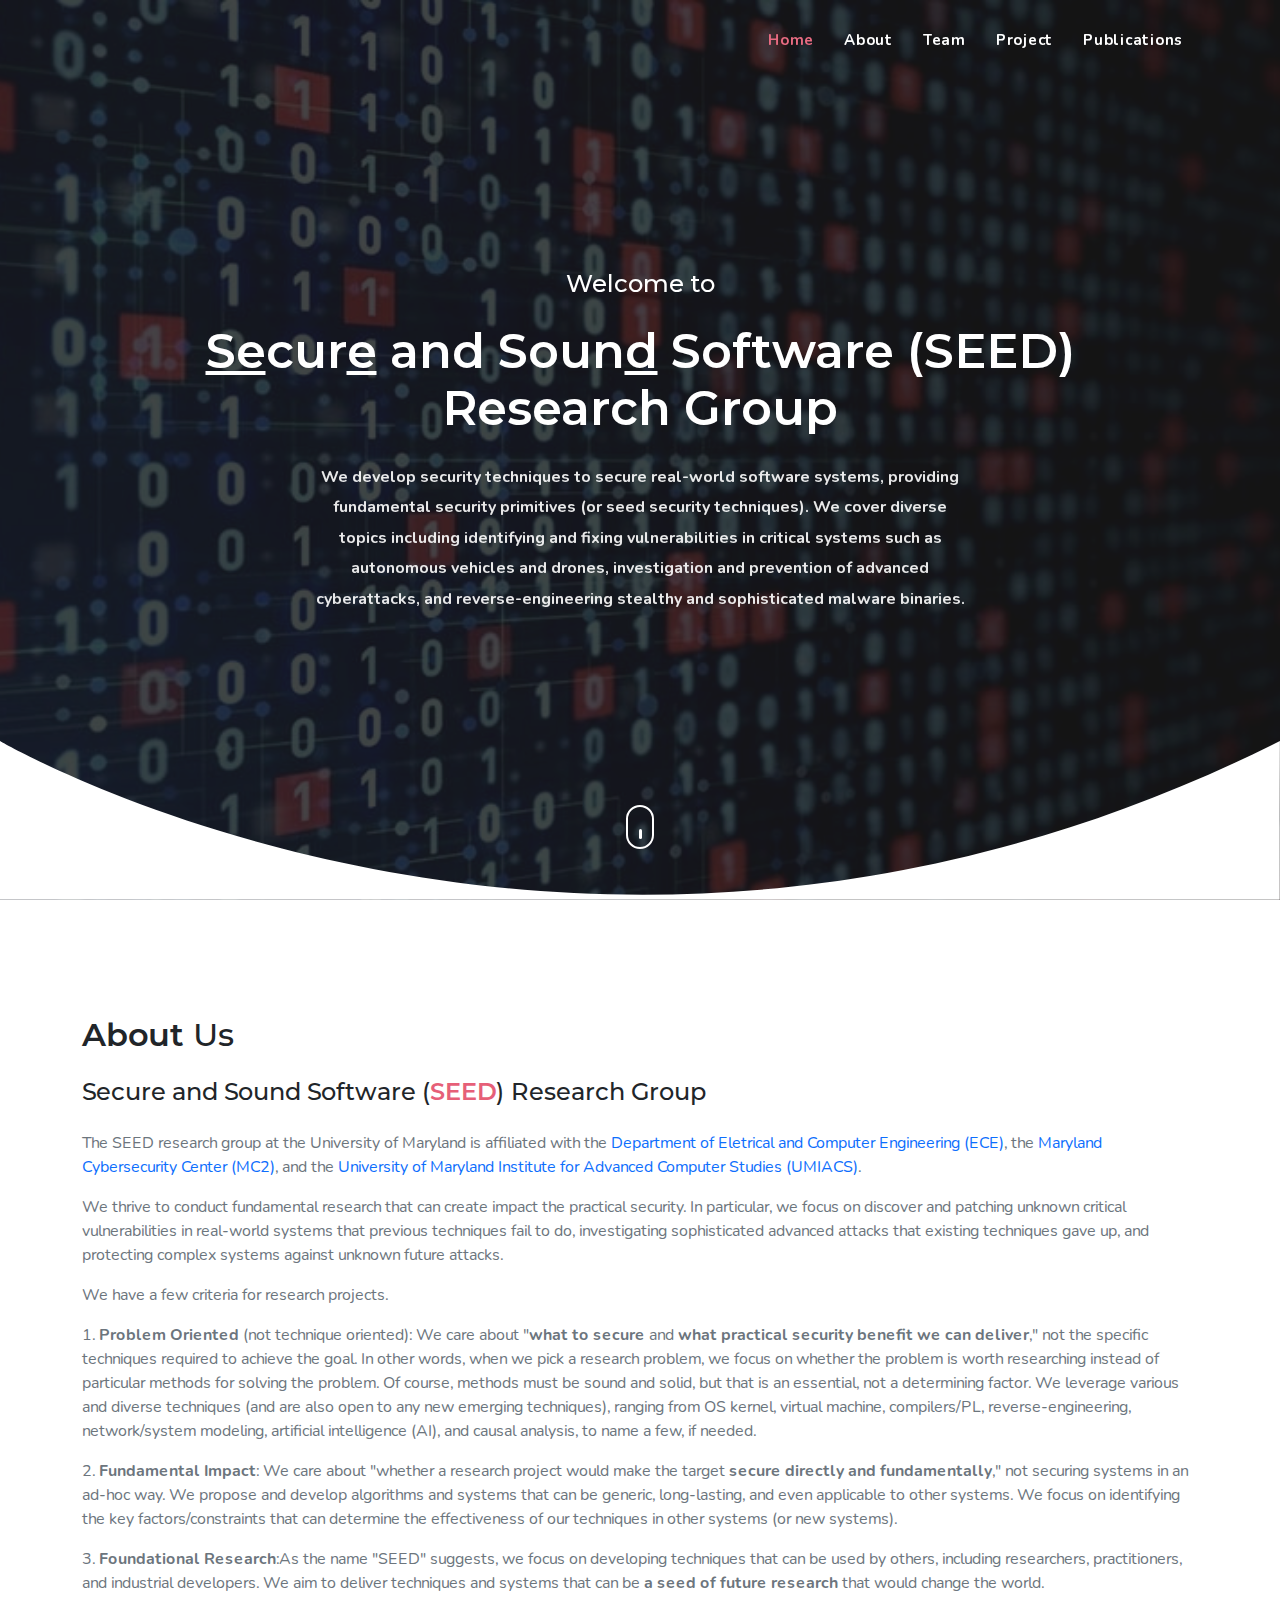
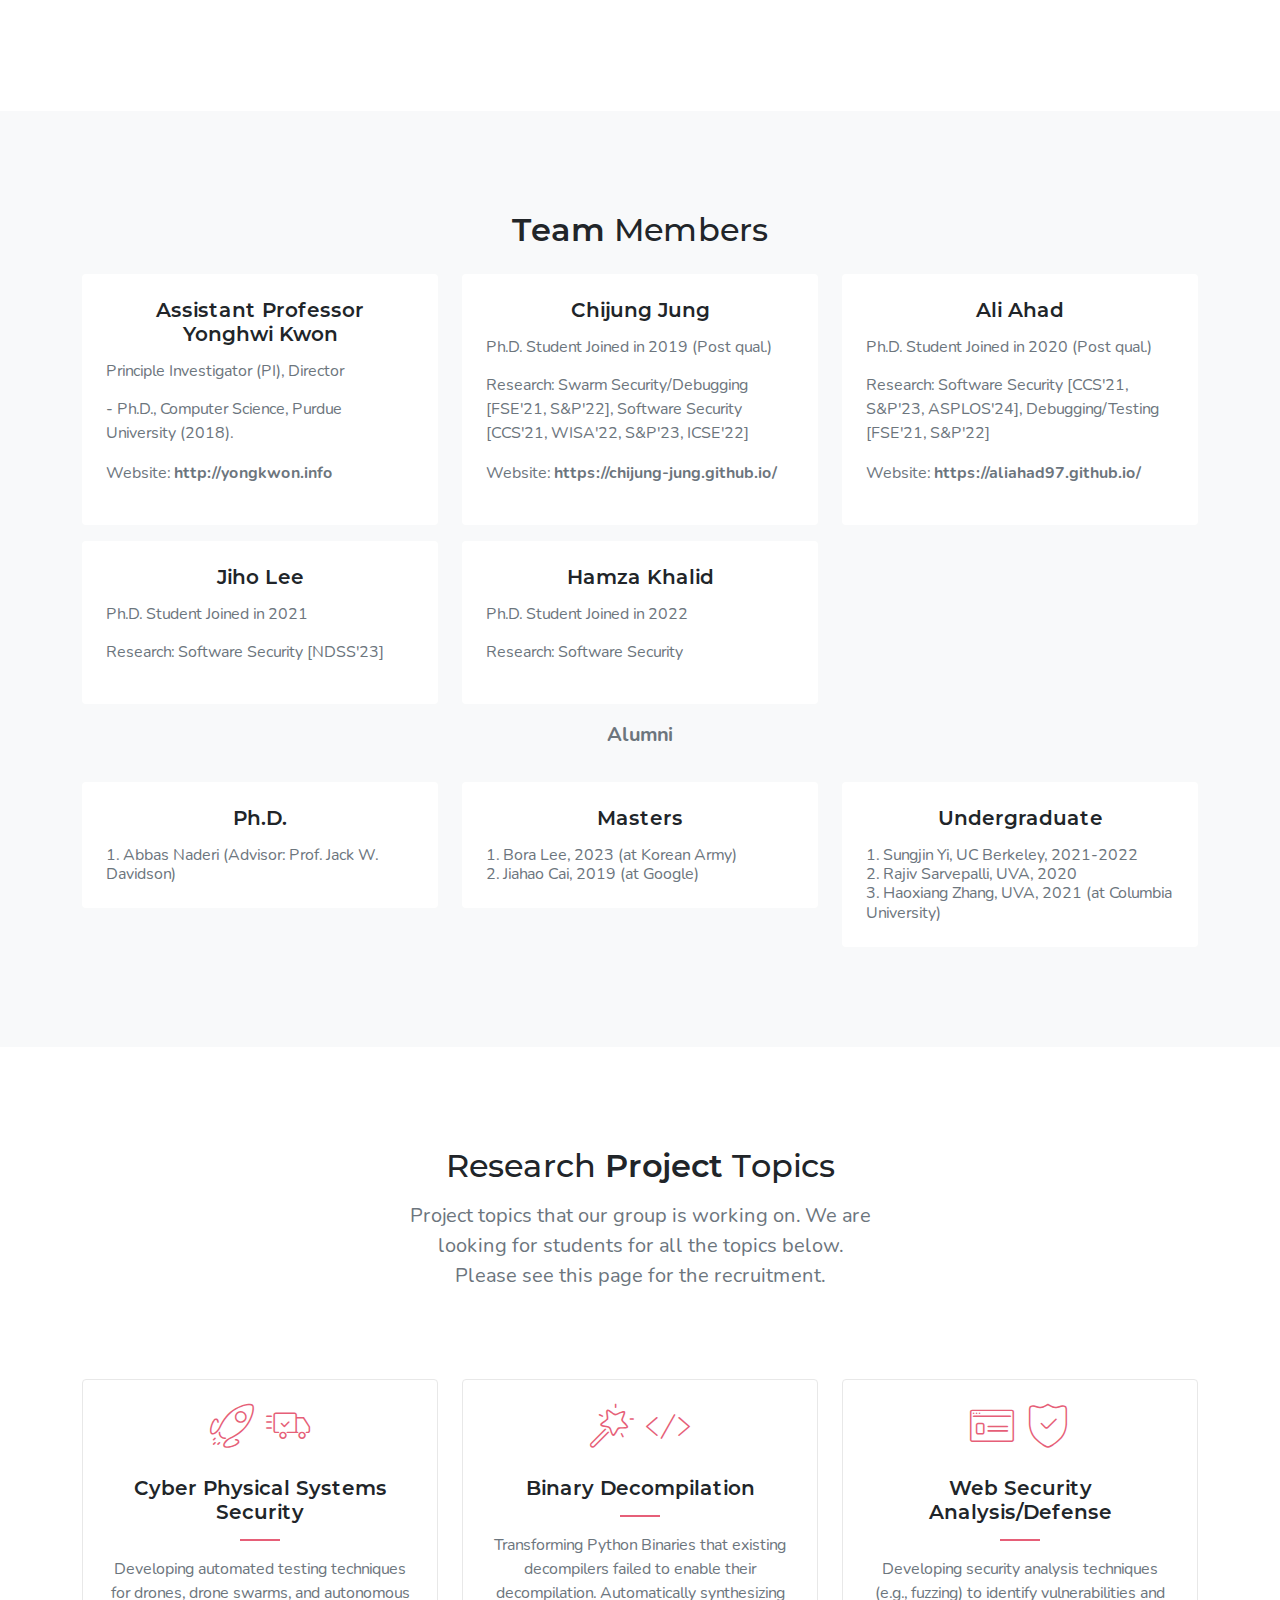
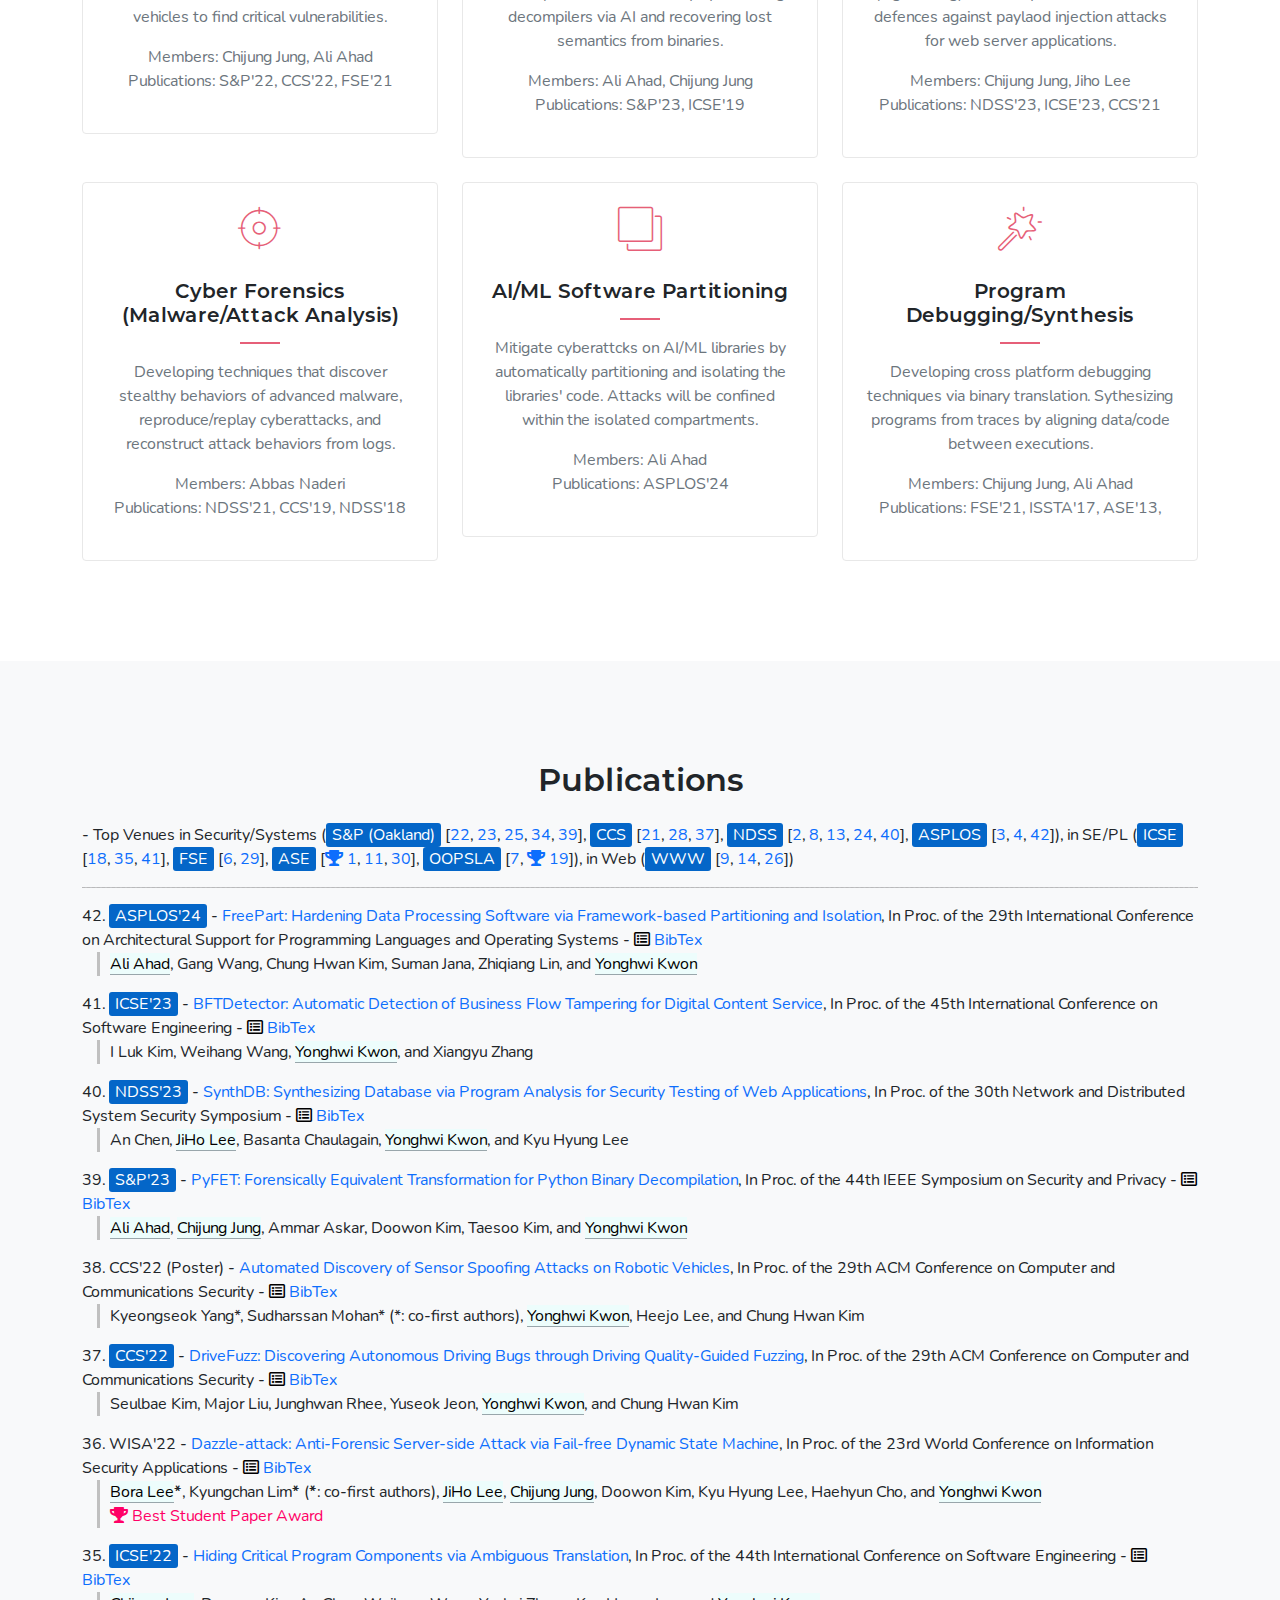
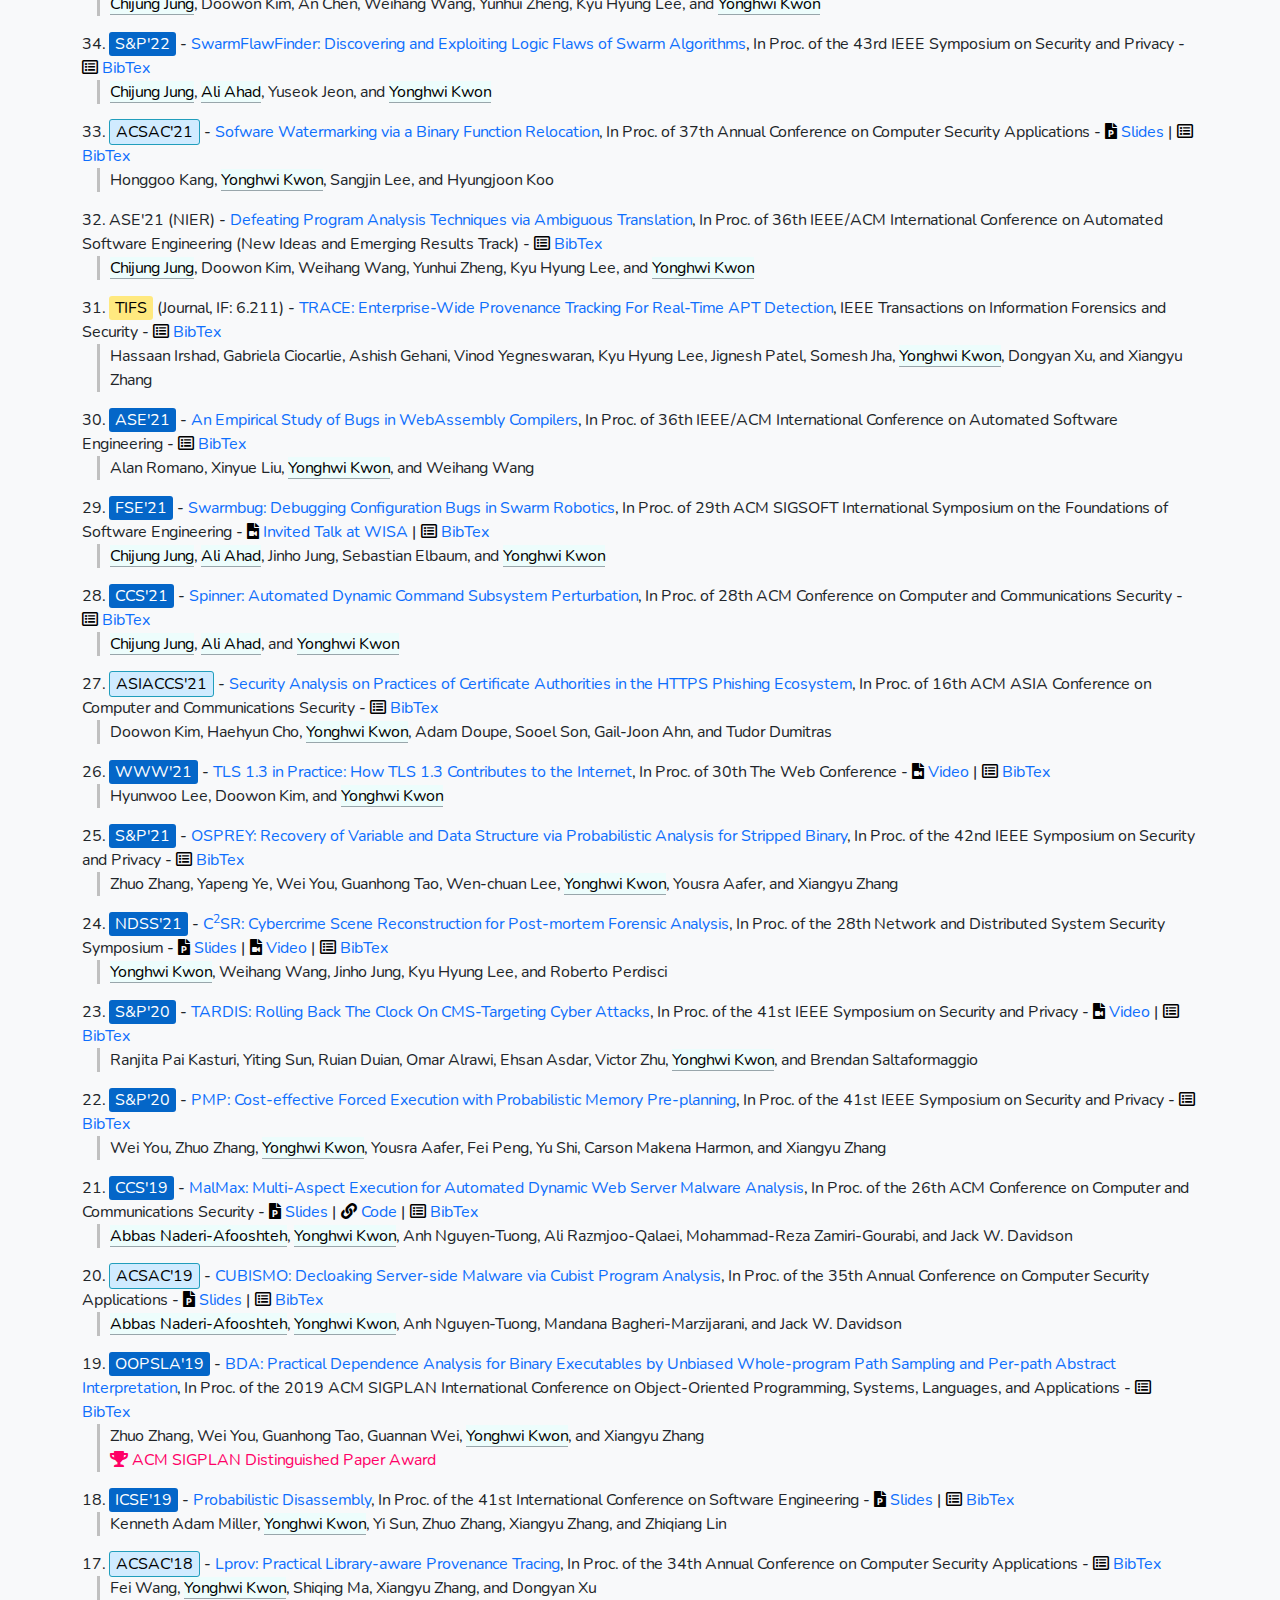
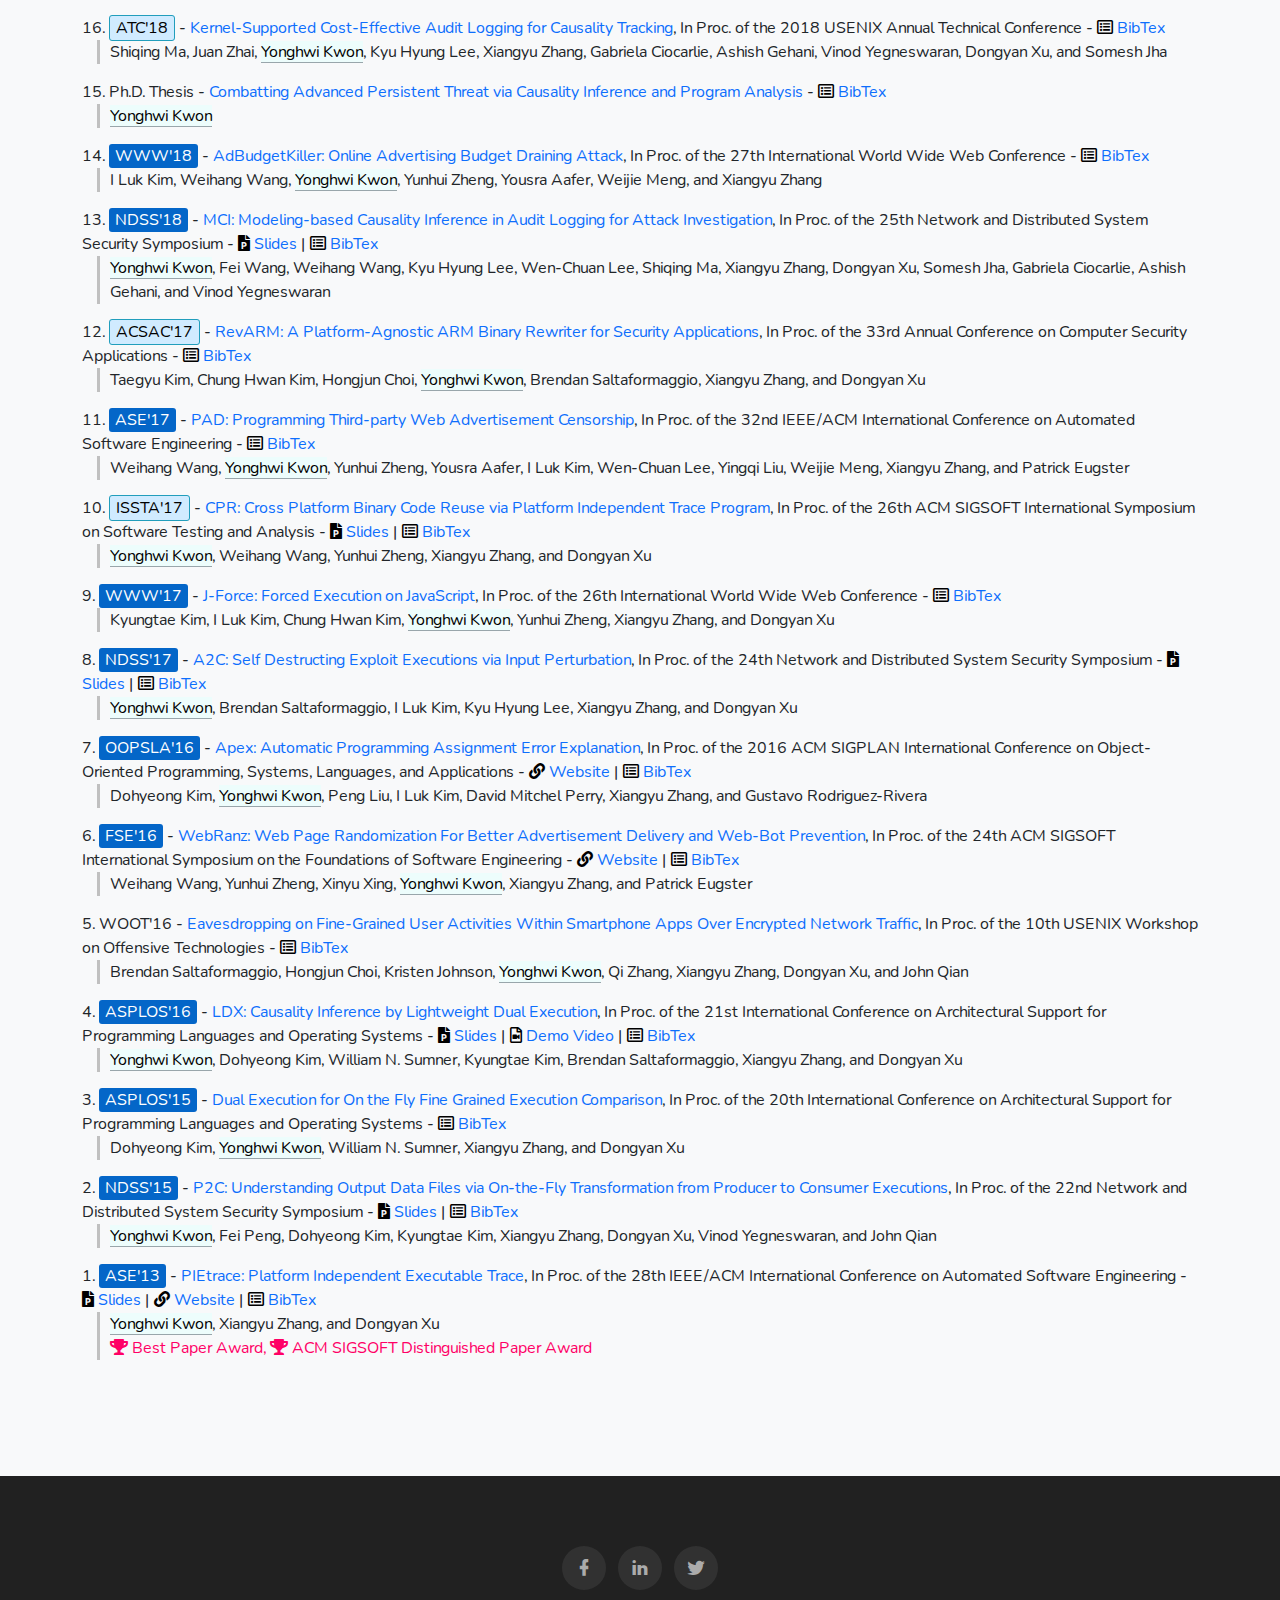
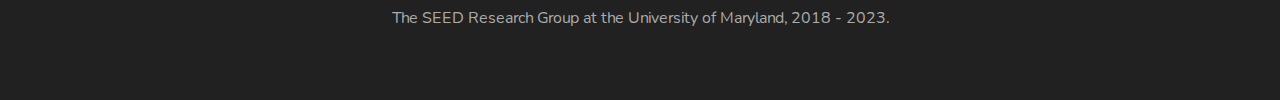
<file: lab/index.html>
<!DOCTYPE html>
<html>
<head>
	<meta charset="UTF-8">
    <meta name="viewport" content="width=device-width, initial-scale=1">
    <title>SEED Research Group</title>
    <meta name="description" content="SEED Research Group at the University of Maryland" />
    
    <link rel="shortcut icon" href="images/favicon.ico">

    <!-- Bootstrap Css -->
    <link rel="stylesheet" type="text/css" href="css/bootstrap.min.css">

    <!-- Materialdesign icons Css -->
    <link rel="stylesheet" type="text/css" href="css/materialdesignicons.min.css">

    <!-- Owl Carousel -->
    <link rel="stylesheet" type="text/css" href="css/owl.carousel.min.css">

    <!-- Animate Css -->
    <link rel="stylesheet" type="text/css" href="css/animate.min.css">

    <!-- Magnific-popup -->
    <link rel="stylesheet" type="text/css" href="css/magnific-popup.css">

    <!-- Mobirise icons Css -->
    <link rel="stylesheet" type="text/css" href="css/mobiriseicons.css"> 

    <!-- Custom Style -->
    <link rel="stylesheet" type="text/css" href="css/style.css">
    <link rel="stylesheet" type="text/css" href="css/color/default.css">
</head>
<body>

    <!-- Loader -->
    <div id="preloader">
        <div id="status">
            <div class="spinner">Loading...</div>
        </div>
    </div>

	<!-- Start Navbar -->
	<nav class="navbar navbar-expand-lg custom-nav navbar-light fixed-top sticky">
	    <div class="container">
	        <button class="navbar-toggler" type="button" data-bs-toggle="collapse" data-bs-target="#navbarNav" aria-controls="navbarNav" aria-expanded="false" aria-label="Toggle navigation">
	            <span class="mdi mdi-menu"></span>
	        </button>
	        <div class="collapse navbar-collapse" id="navbarNav">
	            <ul class="navbar-nav ms-auto" id="main_nav">
	                <li class="nav-item">
	                    <a class="nav-link" href="#home">Home</a>
	                </li>
	                <li class="nav-item">
	                    <a class="nav-link" href="#about">About</a>
	                </li>
	                <li class="nav-item">
	                    <a class="nav-link" href="#team">Team</a>
	                </li>
	                <li class="nav-item">
	                    <a class="nav-link" href="#proj">Project</a>
	                </li>
	                <li class="nav-item">
	                    <a class="nav-link" href="#pubs">Publications</a>
	                </li>
	                <!--
                        <li class="nav-item">
	                    <a class="nav-link" href="#portfolio">Portfolio</a>
	                </li>
                    <li class="nav-item">
	                    <a class="nav-link" href="#contact">Contact</a>
	                </li>
                    -->
	            </ul>
	        </div>
	    </div>
	</nav>
	<!-- End Navbar -->


    <!-- START HOME -->
    <section class="section jarallax h-100vh align-items-center d-flex" data-jarallax='{"speed": 0.2}' style="background-image: url('images/header-bg.jpg');" id="home">
        <div class="bg-overlay"></div>
        <div class="container z-index">
            <div class="row justify-content-center">
                <div class="col-lg-12">
                    <div class="text-center header-content mx-auto">
                        <h4 class="text-white first-title mb-4">Welcome to</h4>
                        <h1 class="header-name text-white mb-0"><u>Se</u>cur<u>e</u> and Soun<u>d</u> Software (SEED) Research Group<br/>
                        </h1>
                        <p class="text-white mx-auto header-desc mt-4">
                            We develop security techniques to secure real-world software systems, providing fundamental security primitives (or seed security techniques). 
                            We cover diverse topics including identifying and fixing vulnerabilities in critical systems such as autonomous vehicles and drones, investigation and prevention of advanced cyberattacks, and reverse-engineering stealthy and sophisticated malware binaries. 
                        </p>
                        
                    </div>
                </div>
            </div>
        </div>            
        <div class="scroll_down">
            <a href="#about" class="scroll">
                <i class="text-white"></i>
            </a>
        </div>
        <div class="curv-img">
            <svg version="1.1" id="Layer_1" xmlns="http://www.w3.org/2000/svg" xmlns:xlink="http://www.w3.org/1999/xlink" x="0px" y="0px" viewBox="0 0 1920 238" enable-background="new 0 0 1920 238" xml:space="preserve">
                <path fill="#fff" d="M0,0c0,0,888.955,518.735,1920,0c-0.5,149.535,0,238,0,238H0V0z"/>
            </svg>
        </div>
    </section>
    <!-- END HOME -->

    <!-- START ABOUT -->
    <section class="section" id="about">
        <div class="container">
            <div class="row align-items-center">
                <div class="col-lg-12">
                    <div class="mt-3">
                        <h2><span class="fw-bold">About</span> Us</h2>
                        <h4 class="mt-4">Secure and Sound Software (<span class="text-custom fw-bold">SEED</span>) Research Group</h4>

                        <p class="text-muted mt-4">
                        The SEED research group at the University of Maryland is affiliated with the <a href="https://ece.umd.edu/" target=_blank>Department of Eletrical and Computer Engineering (ECE)</a>, the <a href="https://cyber.umd.edu/" target=_blank>Maryland Cybersecurity Center (MC2)</a>, and the <a href="https://www.umiacs.umd.edu/" target=_blank>University of Maryland Institute for Advanced Computer Studies (UMIACS)</a>.
                        </p>
                        
                        <p class="text-muted mt-2">
                        We thrive to conduct fundamental research that can create impact the practical security. In particular, we focus on discover and patching unknown critical vulnerabilities in real-world systems that previous techniques fail to do, investigating sophisticated advanced attacks that existing techniques gave up, and protecting complex systems against unknown future attacks. 
                        </p>
                        <p class="text-muted mt-2">
                        We have a few criteria for research projects.
                        </p>
                        <p class="text-muted mt-2">
                        1. <b>Problem Oriented</b> (not technique oriented): We care about "<b>what to secure</b> and <b>what practical security benefit we can deliver</b>," not the specific techniques required to achieve the goal.

                        In other words, when we pick a research problem, we focus on whether the problem is worth researching  instead of particular methods for solving the problem. 
                        Of course, methods must be sound and solid, but that is an essential, not a determining factor.
                        We leverage various and diverse techniques (and are also open to any new emerging techniques), ranging from OS kernel, virtual machine, compilers/PL, reverse-engineering, network/system modeling, artificial intelligence (AI), and causal analysis, to name a few, if needed.
                        </p>

                        <p class="text-muted mt-2">
                        2. <b>Fundamental Impact</b>: We care about "whether a research project would make the target <b>secure directly and fundamentally</b>," not securing systems in an ad-hoc way.

                        We propose and develop algorithms and systems that can be generic, long-lasting, and even applicable to other systems.
                        We focus on identifying the key factors/constraints that can determine the effectiveness of our techniques in other systems (or new systems).
                        </p>

                        <p class="text-muted mt-2">
                        3. <b>Foundational Research</b>:As the name "SEED" suggests, we focus on developing techniques that can be used by others, including researchers, practitioners, and industrial developers.  We aim to deliver techniques and systems that can be <b>a seed of future research</b> that would change the world.
                        </p>
                    </div>
                </div>
            </div>
        </div>
    </section>
    <!-- END ABOUT -->

    
    <!-- START TEAM -->
    <section class="section bg-light" id="team">
        <div class="container">   
            <div class="row justify-content-center">
                <div class="col-lg-12">
                    <div class="text-center">
                        <h2><span class="fw-bold">Team</span> Members</h2>                        
                    </div>
                </div>
            </div>                 
            <div class="row">
                <div class="col-lg-4 mt-3">
                    <div class="rounded bg-white p-2">
                        <div class="content_blog p-3">
                            <div>
                                <center><h5 class="fw-bold mb-0">Assistant Professor<br/>Yonghwi Kwon</h5></center>
                            </div>
                            <div class="mt-3">
                                <p class="h6 text-muted date_blog mb-0">Principle Investigator (PI), Director</a></p>
                                <p class="mt-3 desc_blog text-muted">
                                - Ph.D., Computer Science, Purdue University (2018).<br/>
                                </p>
                                <p class="mt-3 desc_blog text-muted">
                                Website: <a href="#" class="text-muted fw-bold">http://yongkwon.info</a></p>
                            </div>
                        </div>
                    </div>
                </div>
                <div class="col-lg-4 mt-3">
                    <div class="rounded bg-white p-2">
                        <div class="content_blog p-3">
                            <div>
                                <center><h5 class="fw-bold mb-0">Chijung Jung</h5></center>
                            </div>
                            <div class="mt-3">
                                <p class="h6 text-muted date_blog mb-0">Ph.D. Student Joined in 2019 (Post qual.)</p>
                                <p class="mt-3 desc_blog text-muted">
                                    Research: Swarm Security/Debugging [FSE'21, S&P'22], Software Security [CCS'21, WISA'22, S&P'23, ICSE'22]
                                </p>
                                <p class="mt-3 desc_blog text-muted">
                                Website: <a href="https://chijung-jung.github.io/" class="text-muted fw-bold">https://chijung-jung.github.io/</a></p>
                            </div>
                        </div>
                    </div>
                </div>
                <div class="col-lg-4 mt-3">
                    <div class="rounded bg-white p-2">
                        <div class="content_blog p-3">
                            <div>
                                <center><h5 class="fw-bold mb-0">Ali Ahad</h5></center>
                            </div>
                            <div class="mt-3">
                                <p class="h6 text-muted date_blog mb-0">Ph.D. Student Joined in 2020 (Post qual.)</p>
                                <p class="mt-3 desc_blog text-muted">
                                    Research: Software Security [CCS'21, S&P'23, ASPLOS'24], Debugging/Testing [FSE'21, S&P'22]
                                </p>
                                <p class="mt-3 desc_blog text-muted">
                                Website: <a href="https://aliahad97.github.io/" class="text-muted fw-bold">https://aliahad97.github.io/</a></p>
                            </div>
                        </div>
                    </div>
                </div>
                <div class="col-lg-4 mt-3">
                    <div class="rounded bg-white p-2">
                        <div class="content_blog p-3">
                            <div>
                                <center><h5 class="fw-bold mb-0">Jiho Lee</h5></center>
                            </div>
                            <div class="mt-3">
                                <p class="h6 text-muted date_blog mb-0">Ph.D. Student Joined in 2021</p>
                                <p class="mt-3 desc_blog text-muted">
                                    Research: Software Security [NDSS'23]
                                </p>                                
                            </div>
                        </div>
                    </div>
                </div>
                <div class="col-lg-4 mt-3">
                    <div class="rounded bg-white p-2">
                        <div class="content_blog p-3">
                            <div>
                                <center><h5 class="fw-bold mb-0">Hamza Khalid</h5></center>
                            </div>
                            <div class="mt-3">
                                <p class="h6 text-muted date_blog mb-0">Ph.D. Student Joined in 2022</p>
                                <p class="mt-3 desc_blog text-muted">
                                    Research: Software Security
                                </p>
                            </div>
                        </div>
                    </div>
                </div>
                <div class="col-lg-12">
                    <div class="text-center">
                        <p class="text-muted mx-auto section-subtitle mt-3">
                            <b>Alumni</b>
                        </p>
                    </div>
                </div>
                <div class="col-lg-4 mt-3">
                    <div class="rounded bg-white p-2">
                        <div class="content_blog p-3">
                            <div>
                                <center><h5 class="fw-bold mb-0">Ph.D.</h5></center>
                            </div>
                            <div class="mt-3">
                                <p class="h6 text-muted date_blog mb-0">
                                1. Abbas Naderi (Advisor: Prof. Jack W. Davidson)<br/>
                                </p>                                
                            </div>
                        </div>
                    </div>
                </div>
                <div class="col-lg-4 mt-3">
                    <div class="rounded bg-white p-2">
                        <div class="content_blog p-3">
                            <div>
                                <center><h5 class="fw-bold mb-0">Masters</h5></center>
                            </div>
                            <div class="mt-3">
                                <p class="h6 text-muted date_blog mb-0">
                                1. Bora Lee, 2023 (at Korean Army)<br/>
                                2. Jiahao Cai, 2019 (at Google)<br/>
                                </p>                                
                            </div>
                        </div>
                    </div>
                </div>
                <div class="col-lg-4 mt-3">
                    <div class="rounded bg-white p-2">
                        <div class="content_blog p-3">
                            <div>
                                <center><h5 class="fw-bold mb-0">Undergraduate</h5></center>
                            </div>
                            <div class="mt-3">
                                <p class="h6 text-muted date_blog mb-0">
                                1. Sungjin Yi, UC Berkeley, 2021-2022<br/>
                                2. Rajiv Sarvepalli, UVA, 2020<br/>
                                3. Haoxiang Zhang, UVA, 2021 (at Columbia University)<br/>
                                </p>                                
                            </div>
                        </div>
                    </div>
                </div>

            </div>            
        </div>
    </section>
    <!-- END TEAM -->

    <!-- START PROJECTS -->   
    <section class="section text-center" id="proj">
        <div class="container">
            <div class="row justify-content-center">
                <div class="col-lg-12">
                    <div class="text-center">
                        <h2>Research <span class="fw-bold">Project</span> Topics</h2>
                        <p class="text-muted mx-auto section-subtitle mt-3">
                        Project topics that our group is working on. We are looking for students for all the topics below. <br/>
                        Please see this page for the recruitment.</p>
                    </div>
                </div>
            </div>
        </div>
        <div class="container">
            <div class="row mt-5">
                <div class="col-lg-4">
                    <div class="text-center services-boxes rounded p-4 mt-4">
                        <div class="services-boxes-icon">
                            <i class="mbri-rocket text-custom display-4"></i>
                            &nbsp;
                            <i class="mbri-delivery text-custom display-4"></i>                            
                        </div>
                        <div class="mt-4">
                            <h5 class="mb-0">Cyber Physical Systems Security</h5>
                            <div class="services-title-border"></div>
                            <p class="text-muted mt-3">Developing automated testing techniques for drones, drone swarms, and autonomous vehicles to find critical vulnerabilities.</p>
                            <p class="text-muted mt-3">
                                Members: Chijung Jung, Ali Ahad<br/>
                                Publications: S&P'22, CCS'22, FSE'21
                            </p>
                        </div>
                    </div>
                </div>
                
                <div class="col-lg-4">
                    <div class="text-center services-boxes rounded p-4 mt-4">
                        <div class="services-boxes-icon">
                            <i class="mbri-magic-stick text-custom display-4"></i>
                            &nbsp;
                            <i class="mbri-code text-custom display-4"></i>
                        </div>
                        <div class="mt-4">
                            <h5 class="mb-0">Binary Decompilation</h5>
                            <div class="services-title-border"></div>
                            <p class="text-muted mt-3">Transforming Python Binaries that existing decompilers failed to enable their decompilation. Automatically synthesizing decompilers via AI and recovering lost semantics from binaries.</p>
                            <p class="text-muted mt-3">
                                Members: Ali Ahad, Chijung Jung<br/>
                                Publications: S&P'23, ICSE'19
                            </p>
                        </div>
                    </div>
                </div>
                <div class="col-lg-4">
                    <div class="text-center services-boxes rounded p-4 mt-4">
                        <div class="services-boxes-icon">
                            <i class="mbri-sites text-custom display-4"></i>
                            &nbsp;
                            <i class="mbri-protect text-custom display-4"></i>
                        </div>
                        <div class="mt-4">
                            <h5 class="mb-0">Web Security Analysis/Defense</h5>
                            <div class="services-title-border"></div>
                            <p class="text-muted mt-3">Developing security analysis techniques (e.g., fuzzing) to identify vulnerabilities and defences against paylaod injection attacks for web server applications.</p>
                            <p class="text-muted mt-3">
                                Members: Chijung Jung, Jiho Lee<br/>
                                Publications: NDSS'23, ICSE'23, CCS'21
                            </p>
                        </div>
                    </div>
                </div>
                
                <div class="col-lg-4">
                    <div class="text-center services-boxes rounded p-4 mt-4">
                        <div class="services-boxes-icon">
                            <i class="mbri-target text-custom display-4"></i>
                        </div>
                        <div class="mt-4">
                            <h5 class="mb-0">Cyber Forensics (Malware/Attack Analysis)</h5>
                            <div class="services-title-border"></div>
                            <p class="text-muted mt-3">Developing techniques that discover stealthy behaviors of advanced malware, reproduce/replay cyberattacks, and reconstruct attack behaviors from logs.</p>
                            <p class="text-muted mt-3">
                                Members: Abbas Naderi<br/>
                                Publications: NDSS'21, CCS'19, NDSS'18
                            </p>
                        </div>
                    </div>
                </div>

                <div class="col-lg-4">
                    <div class="text-center services-boxes rounded p-4 mt-4">
                        <div class="services-boxes-icon">
                            <i class="mbri-layers text-custom display-4"></i>
                        </div>
                        <div class="mt-4">
                            <h5 class="mb-0">AI/ML Software Partitioning</h5>
                            <div class="services-title-border"></div>
                            <p class="text-muted mt-3">
                                Mitigate cyberattcks on AI/ML libraries by automatically partitioning and isolating the libraries' code. Attacks will be confined within the isolated compartments.
                            </p>

                            <p class="text-muted mt-3">
                                Members: Ali Ahad<br/>
                                Publications: ASPLOS'24
                            </p>

                        </div>
                    </div>
                </div>
                
                <div class="col-lg-4">
                    <div class="text-center services-boxes rounded p-4 mt-4">
                        <div class="services-boxes-icon">
                            <i class="mbri-magic-stick text-custom display-4"></i>
                        </div>
                        <div class="mt-4">
                            <h5 class="mb-0">Program Debugging/Synthesis</h5>
                            <div class="services-title-border"></div>
                            <p class="text-muted mt-3">Developing cross platform debugging techniques via binary translation. Sythesizing programs from traces by aligning data/code between executions.</p>
                            <p class="text-muted mt-3">
                                Members: Chijung Jung, Ali Ahad<br/>
                                Publications: FSE'21, ISSTA'17, ASE'13, 
                            </p>
                        </div>
                    </div>
                </div>
            </div>
        </div>
    </section>
    <!-- END PROJECTS -->


    <!-- START PUBLICATIONS -->
    <section class="section bg-light" id="pubs">
        <div class="container">
            <div class="row justify-content-center">
                <div class="col-lg-12">
                    <div class="text-center">
                        <h2><span class="fw-bold">Publications</span></h2>
                    </div>
                    <p class="text-muted mt-4">
                        <p>
                            - Top Venues in Security/Systems (<u id="toptier">S&P (Oakland)</u> [<a href=#p22>22</a>, <a href=#p23>23</a>, <a href=#p25>25</a>, <a href=#p34>34</a>, <a href=#p39>39</a>], <u id="toptier">CCS</u> [<a href=#p21>21</a>, <a href=#p28>28</a>, <a href=#p37>37</a>], <u id="toptier">NDSS</u> [<a href=#p2>2</a>, <a href=#p8>8</a>, <a href=#p13>13</a>, <a href=#p24>24</a>, <a href=#p40>40</a>], <u id="toptier">ASPLOS</u> [<a href=#p3>3</a>, <a href=#p4>4</a>, <a href=#p42>42</a>]), in SE/PL (<u id="toptier">ICSE</u> [<a href=#p18>18</a>, <a href=#p35>35</a>, <a href=#p41>41</a>], <u id="toptier">FSE</u> [<a href=#p6>6</a>, <a href=#p29>29</a>], <u id="toptier">ASE</u> [<a href=#p1><i class="fa fa-trophy"></i> 1</a>, <a href=#p11>11</a>, <a href=#p30>30</a>], <u id="toptier">OOPSLA</u> [<a href=#p7>7</a>, <a href=#p19><i class="fa fa-trophy"></i> 19</a>]), in Web (<u id="toptier">WWW</u> [<a href=#p9>9</a>, <a href=#p14>14</a>, <a href=#p26>26</a>]) 
                   
                            <center>
                             <hr style="border-top: 1px dashed  black; margin-top: 8px; margin-bottom: 8px;">
                            </center>
                        </p>

                        <p><div id="p42"></div>42. 
                            <u id="toptier">ASPLOS'24</u> -
                            <a href="#">FreePart: Hardening Data Processing Software via Framework-based Partitioning and Isolation</a>,
                            In Proc. of the 29th International Conference on Architectural Support for Programming Languages and Operating Systems
                
                            -
                           <a href="bib/bibtex.html#42" target=_blank><i class="far fa-list-alt" style="color:black;"></i> BibTex</a> 
                 
                          <div class="paper-author">
                            <u id="author">Ali Ahad</u>, Gang Wang, Chung Hwan Kim, Suman Jana, Zhiqiang Lin, and <u id="author">Yonghwi Kwon</u>
                          </div>
                         </p>
                         <p><div id="p41"></div>41. 
                            <u id="toptier">ICSE'23</u> -
                            <a href="data/bftdetector_icse23.pdf" target="blank">BFTDetector: Automatic Detection of Business Flow Tampering for Digital Content Service</a>,
                            In Proc. of the 45th International Conference on Software Engineering 
                
                            -
                           <a href="bib/bibtex.html#41" target=_blank><i class="far fa-list-alt" style="color:black;"></i> BibTex</a> 
                 
                          <div class="paper-author">
                            I Luk Kim, Weihang Wang, <u id="author">Yonghwi Kwon</u>, and Xiangyu Zhang
                          </div>
                         </p>
                         <p><div id="p40"></div>40. 
                            <u id="toptier">NDSS'23</u> -
                            <a href="data/synthdb_ndss23.pdf" target="blank">SynthDB: Synthesizing Database via Program Analysis for Security Testing of Web Applications</a>,
                            In Proc. of the 30th Network and Distributed System Security Symposium
                
                            -
                           <a href="bib/bibtex.html#40" target=_blank><i class="far fa-list-alt" style="color:black;"></i> BibTex</a> 
                 
                          <div class="paper-author">
                            An Chen, <u id="author">JiHo Lee</u>, Basanta Chaulagain, <u id="author">Yonghwi Kwon</u>, and Kyu Hyung Lee
                          </div>
                         </p>
                         <p><div id="p39"></div>39. 
                            <u id="toptier">S&P'23</u> -
                            <a href="data/pyfet_sp23.pdf" target="blank">PyFET: Forensically Equivalent Transformation for Python Binary Decompilation</a>,
                            In Proc. of the 44th IEEE Symposium on Security and Privacy
                
                            -
                           <a href="bib/bibtex.html#39" target=_blank><i class="far fa-list-alt" style="color:black;"></i> BibTex</a> 
                 
                          <div class="paper-author">
                            <u id="author">Ali Ahad</u>, <u id="author">Chijung Jung</u>, Ammar Askar, Doowon Kim, Taesoo Kim, and <u id="author">Yonghwi Kwon</u>
                          </div>
                         </p> 
                         <p><div id="p38"></div>38. 
                            CCS'22 (Poster) -
                            <a href="#">Automated Discovery of Sensor Spoofing Attacks on Robotic Vehicles</a>,
                            In Proc. of the 29th ACM Conference on Computer and Communications Security
                
                            -
                           <a href="bib/bibtex.html#37" target=_blank><i class="far fa-list-alt" style="color:black;"></i> BibTex</a> 
                 
                          <div class="paper-author">
                            Kyeongseok Yang*, Sudharssan Mohan* (*: co-first authors), <u id="author">Yonghwi Kwon</u>, Heejo Lee, and Chung Hwan Kim
                          </div>
                         </p>
                         
                         <p><div id="p37"></div>37. 
                            <u id="toptier">CCS'22</u> -
                            <a href="data/drivefuzz_ccs22.pdf" target="blank">DriveFuzz: Discovering Autonomous Driving Bugs through Driving Quality-Guided Fuzzing</a>,
                            In Proc. of the 29th ACM Conference on Computer and Communications Security
                
                            -
                           <a href="bib/bibtex.html#37" target=_blank><i class="far fa-list-alt" style="color:black;"></i> BibTex</a> 
                 
                          <div class="paper-author">
                            Seulbae Kim, Major Liu, Junghwan Rhee, Yuseok Jeon, <u id="author">Yonghwi Kwon</u>, and Chung Hwan Kim
                          </div>
                         </p> 
                                 
                         <p><div id="p36"></div>36. 
                            WISA'22 -
                            <a href="data/dazzle_attack_wisa22.pdf" target="blank">Dazzle-attack: Anti-Forensic Server-side Attack via Fail-free Dynamic State Machine</a>,
                            In Proc. of the 23rd World Conference on Information Security Applications 
                
                            -
                           <a href="bib/bibtex.html#36" target=_blank><i class="far fa-list-alt" style="color:black;"></i> BibTex</a> 
                 
                          <div class="paper-author">
                            <u id="author">Bora Lee</u><b>*</b>, Kyungchan Lim<b>*</b> (<b>*</b>: co-first authors), <u id="author">JiHo Lee</u>, <u id="author">Chijung Jung</u>, Doowon Kim, Kyu Hyung Lee, Haehyun Cho, and <u id="author">Yonghwi Kwon</u><br/>
                            <font color=#f06><i class="fa fa-trophy"></i> Best Student Paper Award</font>
                          </div>
                         </p>
                          
                         <p><div id="p35"></div>35. 
                            <u id="toptier">ICSE'22</u> -
                            <a href="data/ICSE2022_ambitr.pdf" target="blank">Hiding Critical Program Components via Ambiguous Translation</a>,
                            In Proc. of the 44th International Conference on Software Engineering 
                
                            -
                           <a href="bib/bibtex.html#35" target=_blank><i class="far fa-list-alt" style="color:black;"></i> BibTex</a> 
                 
                          <div class="paper-author">
                            <u id="author">Chijung Jung</u>, Doowon Kim, An Chen, Weihang Wang, Yunhui Zheng, Kyu Hyung Lee, and <u id="author">Yonghwi Kwon</u>
                          </div>
                         </p> 
                         <p><div id="p34"></div>34. 
                            <u id="toptier">S&P'22</u> -
                            <a href="data/swarmflawfinder_sp22.pdf" target="blank">SwarmFlawFinder: Discovering and Exploiting Logic Flaws of Swarm Algorithms</a>,
                            In Proc. of the 43rd IEEE Symposium on Security and Privacy
                
                            -
                           <a href="bib/bibtex.html#34" target=_blank><i class="far fa-list-alt" style="color:black;"></i> BibTex</a> 
                 
                          <div class="paper-author">
                            <u id="author">Chijung Jung</u>, <u id="author">Ali Ahad</u>, Yuseok Jeon, and <u id="author">Yonghwi Kwon</u>
                          </div>
                         </p>
                         <p><div id="p33"></div>33. 
                            <u id="sectier">ACSAC'21</u> -
                            <a href="data/watermark_acsac21.pdf" target="blank">Sofware Watermarking via a Binary Function Relocation</a>,
                            In Proc. of 37th Annual Conference on Computer Security Applications
                
                            -
                           <a href="data/watermark_slides.pdf" target="_blank"><i class="fa fa-file-powerpoint" style="color:black;"></i> Slides</a> | 
                           <a href="bib/bibtex.html#33" target=_blank><i class="far fa-list-alt" style="color:black;"></i> BibTex</a> 
                 
                          <div class="paper-author">
                            Honggoo Kang, <u id="author">Yonghwi Kwon</u>, Sangjin Lee, and Hyungjoon Koo
                          </div>
                         </p>
                         <p><div id="p32"></div>32. 
                            ASE'21 (NIER) -
                            <a href="data/ambiguous_asenier21.pdf" target="blank">Defeating Program Analysis Techniques via Ambiguous Translation</a>,
                            In Proc. of 36th IEEE/ACM International Conference on Automated Software Engineering (New Ideas and Emerging Results Track)
                 
                            -
                           <a href="bib/bibtex.html#32" target=_blank><i class="far fa-list-alt" style="color:black;"></i> BibTex</a> 
                 
                          <div class="paper-author">
                            <u id="author">Chijung Jung</u>, Doowon Kim, Weihang Wang, Yunhui Zheng, Kyu Hyung Lee, and <u id="author">Yonghwi Kwon</u>
                          </div>
                         </p>
                         
                         <p><div id="p31"></div>31. 
                           <u id="journal">TIFS</u> (Journal, IF: 6.211) -
                           <a href="data/trace_tifs.pdf" target="blank">TRACE: Enterprise-Wide Provenance Tracking For Real-Time APT Detection</a>,
                           IEEE Transactions on Information Forensics and Security 
                 
                           -
                          <a href="bib/bibtex.html#31" target=_blank><i class="far fa-list-alt" style="color:black;"></i> BibTex</a> 
                 
                          <div class="paper-author">
                           Hassaan Irshad, Gabriela Ciocarlie, Ashish Gehani, Vinod Yegneswaran, Kyu Hyung Lee, Jignesh Patel, Somesh Jha, <u id="author">Yonghwi Kwon</u>, Dongyan Xu, and Xiangyu Zhang
                          </div>
                         </p>
                
                        
                
                         <p><div id="p30"></div>30. 
                           <u id="toptier">ASE'21</u> -
                           <a href="data/wasm_ase21.pdf" target="blank">An Empirical Study of Bugs in WebAssembly Compilers</a>,
                            In Proc. of 36th IEEE/ACM International Conference on Automated Software Engineering
                
                            -
                           <a href="bib/bibtex.html#30" target=_blank><i class="far fa-list-alt" style="color:black;"></i> BibTex</a> 
                
                          <div class="paper-author">
                            Alan Romano, Xinyue Liu, <u id="author">Yonghwi Kwon</u>, and Weihang Wang
                          </div>
                         </p>
                
                         <p><div id="p29"></div>29. 
                           <u id="toptier">FSE'21</u> -
                            <a href="data/swarmbug-fse21.pdf" target="blank">Swarmbug: Debugging Configuration Bugs in Swarm Robotics</a>,
                            In Proc. of 29th ACM SIGSOFT International Symposium on the Foundations of Software Engineering
                
                            -
                            <a href="https://virginia.box.com/s/liy9lg2zp2718eiriikkj9jwfsb5g4hx" target="_blank"><i class="fa fa-file-video" style="color:black;"></i> Invited Talk at WISA</a> | 
                            <a href="bib/bibtex.html#29" target=_blank><i class="far fa-list-alt" style="color:black;"></i> BibTex</a> 
                
                          <div class="paper-author">
                           <u id="author">Chijung Jung</u>, <u id="author">Ali Ahad</u>, Jinho Jung, Sebastian Elbaum, and
                           <u id="author">Yonghwi Kwon</u>
                          </div>
                         </p>
                
                         <p><div id="p28"></div>28. 
                           <u id="toptier">CCS'21</u> -
                            <a href="data/_spinner-ccs21-extended-ver.pdf" target="blank">Spinner: Automated Dynamic Command Subsystem Perturbation</a>, 
                            In Proc. of 28th ACM Conference on Computer and Communications Security 
                
                            -
                            <a href="bib/bibtex.html#28" target=_blank><i class="far fa-list-alt" style="color:black;"></i> BibTex</a> 
                
                          <div class="paper-author">
                           <u id="author">Chijung Jung</u>, <u id="author">Ali Ahad</u>, and
                           <u id="author">Yonghwi Kwon</u>
                          </div>
                         </p>
                
                         <p><div id="p27"></div>27. 
                           <u id="sectier">ASIACCS'21</u> - 
                           <a href="data/certphishing-asiaccs21.pdf" target="blank">Security Analysis on Practices of Certificate Authorities in the HTTPS Phishing Ecosystem</a>, 
                           In Proc. of 16th ACM ASIA Conference on Computer and Communications Security 
                            
                           -
                           <a href="bib/bibtex.html#27" target=_blank><i class="far fa-list-alt" style="color:black;"></i> BibTex</a> 
                
                          <div class="paper-author">
                           Doowon Kim, Haehyun Cho, <u id="author">Yonghwi Kwon</u>,
                           Adam Doupe,
                           Sooel Son,
                           Gail-Joon Ahn, and
                           Tudor Dumitras
                          </div>
                         </p>
                
                         <p><div id="p26"></div>26. 
                           <u id="toptier">WWW'21</u> - 
                            <a href="data/tls_www21.pdf" target="_blank">
                            TLS 1.3 in Practice: How TLS 1.3 Contributes to the Internet</a>, 
                            
                            In Proc. of 30th The Web Conference 
                
                            - 
                            <a href="https://www.youtube.com/watch?v=8EIsIu81-pc" target="_blank"><i class="fa fa-file-video" style="color:black;"></i> Video</a> | 
                            <a href="bib/bibtex.html#26" target=_blank><i class="far fa-list-alt" style="color:black;"></i> BibTex</a> 
                
                          <div class="paper-author">
                           Hyunwoo Lee,
                           Doowon Kim, and <u id="author">Yonghwi Kwon</u>
                          </div>
                         </p>
                
                         <p><div id="p25"></div>25. 
                           <u id="toptier">S&P'21</u> - 
                            <a href="data/osprey_sp21.pdf" target="blank">
                            OSPREY: Recovery of Variable and Data Structure via Probabilistic Analysis for Stripped Binary</a>,
                             
                            In Proc. of the 42nd IEEE Symposium on Security and Privacy 
                
                            -
                            <a href="bib/bibtex.html#25" target=_blank><i class="far fa-list-alt" style="color:black;"></i> BibTex</a> 
                
                          <div class="paper-author">
                           Zhuo Zhang, Yapeng Ye, Wei You, Guanhong Tao, Wen-chuan Lee,
                           <u id="author">Yonghwi Kwon</u>, Yousra Aafer, and
                           Xiangyu Zhang
                          </div>
                         </p>
                
                         <p><div id="p24"></div>24. 
                           <u id="toptier">NDSS'21</u> - 
                            <a href="data/c2sr_ndss21.pdf" target="blank">
                            C<sup>2</sup>SR: Cybercrime Scene Reconstruction for Post-mortem Forensic Analysis</a>,
                            
                            In Proc. of the 28th Network and Distributed System Security Symposium 
                
                            - 
                            <a href="data/C2SR_NDSS21.pptx" target="_blank"><i class="fa fa-file-powerpoint" style="color:black;"></i> Slides</a> | <a href="https://www.youtube.com/watch?v=gw_MWoYRyCM" target="_blank"><i class="fa fa-file-video" style="color:black;"></i> Video</a> |
                            <a href="bib/bibtex.html#24" target=_blank><i class="far fa-list-alt" style="color:black;"></i> BibTex</a> 
                          <div class="paper-author">
                           <u id="author">Yonghwi Kwon</u>,
                           Weihang Wang, Jinho Jung,
                           Kyu Hyung Lee, and
                           Roberto Perdisci
                          </div>
                         </p>
                
                
                         <p><div id="p23"></div>23. 
                           <u id="toptier">S&P'20</u> - 
                            <a href="data/tardis_sp20.pdf" target="blank">
                            TARDIS: Rolling Back The Clock On CMS-Targeting Cyber Attacks</a>,
                            
                            In Proc. of the 41st IEEE Symposium on Security and Privacy 
                
                            - 
                            <a href="https://www.youtube.com/watch?v=STJz8gttov8" target="_blank"><i class="fa fa-file-video" style="color:black;"></i> Video</a> | 
                            <a href="bib/bibtex.html#23" target=_blank><i class="far fa-list-alt" style="color:black;"></i> BibTex</a> 
                          <div class="paper-author">
                           Ranjita Pai Kasturi, Yiting Sun, Ruian Duian, Omar Alrawi, Ehsan Asdar, Victor Zhu,
                           <u id="author">Yonghwi Kwon</u>, and
                           Brendan Saltaformaggio
                          </div>
                         </p>
                
                         <p><div id="p22"></div>22. 
                           <u id="toptier">S&P'20</u> - 
                            <a href="data/pmp_sp20.pdf" target="blank">
                            PMP: Cost-effective Forced Execution with Probabilistic Memory Pre-planning</a>,
                            
                            In Proc. of the 41st IEEE Symposium on Security and Privacy 
                
                            - 
                            <a href="bib/bibtex.html#22" target=_blank><i class="far fa-list-alt" style="color:black;"></i> BibTex</a> 
                
                          <div class="paper-author">
                           Wei You,
                           Zhuo Zhang,
                           <u id="author">Yonghwi Kwon</u>, Yousra Aafer, Fei Peng, Yu Shi, Carson Makena Harmon, and
                           Xiangyu Zhang
                          </div>
                         </p>
                
                         <p><div id="p21"></div>21. 
                           <u id="toptier">CCS'19</u> - 
                            <a href="data/malmax_ccs19.pdf" target="blank">
                            MalMax: Multi-Aspect Execution for Automated Dynamic Web Server Malware Analysis</a>,
                            
                            In Proc. of the 26th ACM Conference on Computer and Communications Security 
                
                            - 
                            <a href="data/malmax_ccs19_slides.pdf" target="_blank"><i class="fa fa-file-powerpoint" style="color:black;"></i> Slides</a> |
                            <a href="https://malmax.s3.amazonaws.com/malmax.html" target=blank><i class="fa fa-link" style="color:black;"></i> Code</a> |
                            <a href="bib/bibtex.html#21" target=_blank><i class="far fa-list-alt" style="color:black;"></i> BibTex</a> 
                
                          <div class="paper-author">
                           <u id="author">Abbas Naderi-Afooshteh</u>,
                           <u id="author">Yonghwi Kwon</u>, Anh Nguyen-Tuong, Ali Razmjoo-Qalaei, Mohammad-Reza Zamiri-Gourabi, and
                           Jack W. Davidson
                          </div>
                         </p>
                
                         <p><div id="p20"></div>20. 
                          <u id="sectier">ACSAC'19</u> - 
                           <a href="data/cubismo_acsac19.pdf" target="blank">
                           CUBISMO: Decloaking Server-side Malware via Cubist Program Analysis</a>,
                           
                           In Proc. of the 35th Annual Conference on Computer Security Applications 
                
                           - 
                           <a href="data/cubismo_acsac19_slides.pdf" target="_blank"><i class="fa fa-file-powerpoint" style="color:black;"></i> Slides</a> |
                           <a href="bib/bibtex.html#20" target=_blank><i class="far fa-list-alt" style="color:black;"></i> BibTex</a> 
                
                          <div class="paper-author">
                           <u id="author">Abbas Naderi-Afooshteh</u>,
                           <u id="author">Yonghwi Kwon</u>, Anh Nguyen-Tuong, Mandana Bagheri-Marzijarani, and
                           Jack W. Davidson
                          </div>
                         </p>
                
                         <p><div id="p19"></div>19. 
                           <u id="toptier">OOPSLA'19</u> - 
                            <a href="data/bda_oopsla19.pdf" target="blank">
                            BDA: Practical Dependence Analysis for Binary Executables by Unbiased Whole-program Path Sampling and Per-path Abstract Interpretation</a>,
                            
                            In Proc. of the 2019 ACM SIGPLAN International Conference on Object-Oriented Programming, Systems, Languages, and Applications 
                            
                            - 
                            <a href="bib/bibtex.html#19" target=_blank><i class="far fa-list-alt" style="color:black;"></i> BibTex</a> 
                            
                          <div class="paper-author">
                           Zhuo Zhang, Wei You,
                           Guanhong Tao,
                           Guannan Wei,
                           <u id="author">Yonghwi Kwon</u>, and
                           Xiangyu Zhang
                           <br />
                           <font color=#f06><i class="fa fa-trophy"></i> ACM SIGPLAN Distinguished Paper Award</font>
                          </div>
                         </p>
                
                         <p><div id="p18"></div>18. 
                           <u id="toptier">ICSE'19</u> - 
                            <a href="data/probdisasm_icse19.pdf" target="_blank">
                            Probabilistic Disassembly</a>,
                            
                            In Proc. of the 41st International Conference on Software Engineering 
                
                            - 
                            <a href="data/probdisasm_slides.pdf" target="_blank"><i class="fa fa-file-powerpoint" style="color:black;"></i> Slides</a> |
                            <a href="bib/bibtex.html#18" target=_blank><i class="far fa-list-alt" style="color:black;"></i> BibTex</a> 
                
                          <div class="paper-author">
                           Kenneth Adam Miller,
                           <u id="author">Yonghwi Kwon</u>, Yi Sun,
                           Zhuo Zhang,
                           Xiangyu Zhang, and
                           Zhiqiang Lin
                          </div>
                         </p>
                
                         <p><div id="p17"></div>17. 
                          <u id="sectier">ACSAC'18</u> - 
                           <a href="data/lprov_acsac18.pdf" target="_blank">
                           Lprov: Practical Library-aware Provenance Tracing</a>,
                
                           In Proc. of the 34th Annual Conference on Computer Security Applications 
                
                           - 
                          <a href="bib/bibtex.html#17" target=_blank><i class="far fa-list-alt" style="color:black;"></i> BibTex</a> 
                
                          <div class="paper-author">
                           Fei Wang,
                           <u id="author">Yonghwi Kwon</u>, Shiqing Ma,
                           Xiangyu Zhang, and
                           Dongyan Xu
                          </div>
                         </p>
                
                         <p><div id="p16"></div>16. 
                           <u id="sectier">ATC'18</u> - 
                            <a href="#">
                            Kernel-Supported Cost-Effective Audit Logging for Causality Tracking</a>,
                            In Proc. of the 2018 USENIX Annual Technical Conference
                
                            - 
                            <a href="bib/bibtex.html#16" target=_blank><i class="far fa-list-alt" style="color:black;"></i> BibTex</a> 
                
                          <div class="paper-author">
                           Shiqing Ma, Juan Zhai, <u id="author">Yonghwi Kwon</u>, Kyu Hyung Lee, Xiangyu Zhang, Gabriela Ciocarlie, Ashish Gehani, Vinod
                           Yegneswaran, Dongyan Xu, and
                           Somesh Jha
                          </div>
                         </p>
                
                         <p><div id="p15"></div>15. 
                          Ph.D. Thesis - 
                          <a href="https://docs.lib.purdue.edu/dissertations/AAI10837972/" target="_blank">
                          Combatting Advanced Persistent Threat via Causality Inference and Program Analysis</a> - 
                
                          <a href="bib/bibtex.html#15" target=_blank><i class="far fa-list-alt" style="color:black;"></i> BibTex</a> 
                          
                          <div class="paper-author">
                           <u id="author">Yonghwi Kwon</u>
                          </div>
                         </p>
                
                         <p><div id="p14"></div>14. 
                           <u id="toptier">WWW'18</u> - 
                            <a href="data/adbudget_www18.pdf" target="_blank">
                            AdBudgetKiller: Online Advertising Budget Draining Attack</a>,
                            
                            In Proc. of the 27th International World Wide Web Conference 
                
                            - 
                            <a href="bib/bibtex.html#14" target=_blank><i class="far fa-list-alt" style="color:black;"></i> BibTex</a> 
                
                          <div class="paper-author">
                           I Luk Kim,
                           Weihang Wang,
                           <u id="author">Yonghwi Kwon</u>,
                           Yunhui Zheng, Yousra Aafer, Weijie Meng, and
                           Xiangyu Zhang
                          </div>
                         </p>
                
                         <p><div id="p13"></div>13. 
                           <u id="toptier">NDSS'18</u> - 
                            <a href="data/mci_ndss18.pdf" target="_blank">
                            MCI: Modeling-based Causality Inference in Audit Logging for Attack Investigation</a>,
                
                            In Proc. of the 25th Network and Distributed System Security Symposium 
                
                            - 
                            <a href="https://drive.google.com/open?id=1qGyDZuTetF8AJnIEJAq6Mj0LlijZQ8-M" target="_blank"><i class="fa fa-file-powerpoint" style="color:black;"></i> Slides</a> |
                            <a href="bib/bibtex.html#13" target=_blank><i class="far fa-list-alt" style="color:black;"></i> BibTex</a> 
                
                          <div class="paper-author">
                           <u id="author">Yonghwi Kwon</u>, Fei Wang,
                           Weihang Wang,
                           Kyu Hyung Lee, Wen-Chuan Lee, Shiqing Ma,
                           Xiangyu Zhang,
                           Dongyan Xu,
                           Somesh Jha, Gabriela Ciocarlie, Ashish Gehani, and Vinod Yegneswaran
                          </div>
                         </p>
                
                
                         
                         <p><div id="p12"></div>12. 
                          <u id="sectier">ACSAC'17</u> - 
                           <a href="data/revarm_acsac17.pdf" target="_blank">
                           RevARM: A Platform-Agnostic ARM Binary Rewriter for Security Applications</a>,
                           In Proc. of the 33rd Annual Conference on Computer Security Applications 
                
                           -
                           <a href="bib/bibtex.html#12" target=_blank><i class="far fa-list-alt" style="color:black;"></i> BibTex</a> 
                          <div class="paper-author">
                           Taegyu Kim,
                           Chung Hwan Kim, Hongjun Choi,
                           <u id="author">Yonghwi Kwon</u>,
                           Brendan Saltaformaggio,
                           Xiangyu Zhang, and
                           Dongyan Xu
                          </div>
                         </p>
                
                         <p><div id="p11"></div>11. 
                           <u id="toptier">ASE'17</u> - 
                            <a href="data/pad_ase17.pdf" target="_blank">
                            PAD: Programming Third-party Web Advertisement Censorship</a>,
                            In Proc. of the 32nd IEEE/ACM International Conference on Automated Software Engineering 
                
                            -
                            <a href="bib/bibtex.html#11" target=_blank><i class="far fa-list-alt" style="color:black;"></i> BibTex</a> 
                
                          <div class="paper-author">
                           Weihang Wang,
                           <u id="author">Yonghwi Kwon</u>,
                           Yunhui Zheng, Yousra Aafer, I Luk Kim, Wen-Chuan Lee, Yingqi Liu, Weijie Meng,
                           Xiangyu Zhang, and
                           Patrick Eugster
                          </div>
                         </p>
                
                         <p><div id="p10"></div>10. 
                          <u id="sectier">ISSTA'17</u> - 
                            <a href="data/cpr_issta17.pdf" target="_blank">
                            CPR: Cross Platform Binary Code Reuse via Platform Independent Trace Program</a>,
                
                            In Proc. of the 26th ACM SIGSOFT International Symposium on Software Testing and Analysis 
                
                            -
                            <a href="https://drive.google.com/file/d/0B01NFmIJ403gM3NIa3ZQLXZPNm8/view?usp=sharing" target="_blank"><i class="fa fa-file-powerpoint" style="color:black;"></i> Slides</a> |
                            <a href="bib/bibtex.html#10" target=_blank><i class="far fa-list-alt" style="color:black;"></i> BibTex</a> 
                
                          <div class="paper-author">
                           <u id="author">Yonghwi Kwon</u>,
                           Weihang Wang,
                           Yunhui Zheng,
                           Xiangyu Zhang, and
                           Dongyan Xu
                          </div>
                         </p>
                
                         <p><div id="p9"></div>9. 
                           <u id="toptier">WWW'17</u> - 
                            <a href="data/jforce_www17.pdf" target="_blank">J-Force: Forced Execution on JavaScript</a>,
                            In Proc. of the 26th International World Wide Web Conference 
                
                            -
                            <a href="bib/bibtex.html#9" target=_blank><i class="far fa-list-alt" style="color:black;"></i> BibTex</a> 
                
                          <div class="paper-author">
                           Kyungtae Kim, I Luk Kim,
                           Chung Hwan Kim,
                           <u id="author">Yonghwi Kwon</u>,
                           Yunhui Zheng,
                           Xiangyu Zhang, and
                           Dongyan Xu
                          </div>
                         </p>
                
                         <p><div id="p8"></div>8. 
                           <u id="toptier">NDSS'17</u> - 
                            <a href=data/a2c_ndss17.pdf target=blank>A2C: Self Destructing Exploit Executions via Input Perturbation</a>,
                            In Proc. of the 24th Network and Distributed System Security Symposium 
                
                            -
                            <a href=data/a2c_ndss17_slides.pdf target=blank><i class="fa fa-file-powerpoint" style="color:black;"></i> Slides</a> |
                            <a href="bib/bibtex.html#8" target=_blank><i class="far fa-list-alt" style="color:black;"></i> BibTex</a> 
                
                          <div class="paper-author">
                           <u id="author">Yonghwi Kwon</u>,
                           Brendan Saltaformaggio, I Luk Kim,
                           Kyu Hyung Lee,
                           Xiangyu Zhang, and
                           Dongyan Xu
                          </div>
                         </p>
                
                         <p><div id="p7"></div>7. 
                           <u id="toptier">OOPSLA'16</u> - 
                            <a href=data/apex_oopsla16.pdf target=blank>Apex: Automatic Programming Assignment Error Explanation</a>,
                            In Proc. of the 2016 ACM SIGPLAN International Conference on Object-Oriented Programming, Systems, Languages, and Applications 
                
                            -
                            <a href=http://apexpub.altervista.org/ target=blank><i class="fas fa-link" style="color:black;"></i> Website</a> |
                            <a href="bib/bibtex.html#7" target=_blank><i class="far fa-list-alt" style="color:black;"></i> BibTex</a> 
                
                          <div class="paper-author">
                           Dohyeong Kim,
                           <u id="author">Yonghwi Kwon</u>,
                           Peng Liu, I Luk Kim, David Mitchel Perry,
                           Xiangyu Zhang, and Gustavo Rodriguez-Rivera
                          </div>
                         </p>
                
                         <p><div id="p6"></div>6. 
                           <u id="toptier">FSE'16</u> - 
                           <a href=data/webranz_fse16.pdf target=blank>WebRanz: Web Page Randomization For Better Advertisement Delivery and Web-Bot Prevention</a>,
                           In Proc. of the 24th ACM SIGSOFT International Symposium on the Foundations of Software Engineering 
                
                           -
                           <a href=https://weihang-wang.github.io/webranz/index.html target=blank><i class="fas fa-link" style="color:black;"></i> Website</a> |
                           <a href="bib/bibtex.html#6" target=_blank><i class="far fa-list-alt" style="color:black;"></i> BibTex</a> 
                
                          <div class="paper-author">
                           Weihang Wang,
                           Yunhui Zheng,
                           Xinyu Xing,
                           <u id="author">Yonghwi Kwon</u>,
                           Xiangyu Zhang, and
                           Patrick Eugster
                          </div>
                         </p>
                
                         <p><div id="p5"></div>5. 
                          WOOT'16 - 
                          <a href=data/netscope_woot16.pdf target=blank>Eavesdropping on Fine-Grained User Activities Within Smartphone Apps Over Encrypted Network Traffic</a>,
                          In Proc. of the 10th USENIX Workshop on Offensive Technologies 
                
                          -
                          <a href="bib/bibtex.html#5" target=_blank><i class="far fa-list-alt" style="color:black;"></i> BibTex</a> 
                
                          <div class="paper-author">
                           Brendan Saltaformaggio, Hongjun Choi, Kristen Johnson,
                           <u id="author">Yonghwi Kwon</u>, Qi Zhang,
                           Xiangyu Zhang,
                           Dongyan Xu, and John Qian
                          </div>
                         </p>
                
                         <p><div id="p4"></div>4. 
                           <u id="toptier">ASPLOS'16</u> - 
                           <a href=data/ldx_asplos16.pdf target=blank>LDX: Causality Inference by Lightweight Dual Execution</a>,
                           In Proc. of the 21st International Conference on Architectural Support for Programming Languages and Operating Systems 
                
                           -
                           <a href=https://drive.google.com/file/d/0B01NFmIJ403gdnAyNnFaVUFKYlk/view?usp=sharing target=blank><i class="fa fa-file-powerpoint" style="color:black;"></i> Slides</a> |
                           <a href="https://drive.google.com/file/d/0B01NFmIJ403gSnhRQWFVMjNPM1U/view?usp=sharing" target=_blank><i class="far fa-file-video" style="color:black;"></i> Demo Video</a> |
                           <a href="bib/bibtex.html#4" target=_blank><i class="far fa-list-alt" style="color:black;"></i> BibTex</a> 
                
                          <div class="paper-author">
                           <u id="author">Yonghwi Kwon</u>, Dohyeong Kim,
                           William N. Sumner, Kyungtae Kim,
                           Brendan Saltaformaggio,
                           Xiangyu Zhang, and
                           Dongyan Xu           
                          </div>
                         </p>
                
                         <p><div id="p3"></div>3. 
                           <u id="toptier">ASPLOS'15</u> - 
                           <a href=data/dualexec_asplos15.pdf target=blank>Dual Execution for On the Fly Fine Grained Execution Comparison</a>,
                           In Proc. of the 20th International Conference on Architectural Support for Programming Languages and Operating Systems 
                
                           -
                           <a href="bib/bibtex.html#3" target=_blank><i class="far fa-list-alt" style="color:black;"></i> BibTex</a> 
                
                          <div class="paper-author">
                           Dohyeong Kim,
                           <u id="author">Yonghwi Kwon</u>,
                           William N. Sumner,
                           Xiangyu Zhang, and
                           Dongyan Xu
                          </div>
                         </p>
                
                         <p><div id="p2"></div>2. 
                           <u id="toptier">NDSS'15</u> - 
                           <a href=data/p2c_ndss15.pdf target=blank>P2C: Understanding Output Data Files via On-the-Fly Transformation from Producer to Consumer Executions</a>,
                           In Proc. of the 22nd Network and Distributed System Security Symposium 
                
                           -
                           <a href=https://drive.google.com/file/d/0B01NFmIJ403gM2otaGh1SWIxLTQ/view?usp=sharing target=blank><i class="fa fa-file-powerpoint" style="color:black;"></i> Slides</a> |
                           <a href="bib/bibtex.html#2" target=_blank><i class="far fa-list-alt" style="color:black;"></i> BibTex</a> 
                
                          <div class="paper-author">
                           <u id="author">Yonghwi Kwon</u>, Fei Peng, Dohyeong Kim, Kyungtae Kim,
                           Xiangyu Zhang,
                           Dongyan Xu, Vinod Yegneswaran, and John Qian           
                          </div>
                         </p>
                
                         <p><div id="p1"></div>1. 
                           <u id="toptier">ASE'13</u> - 
                           <a href=data/pietrace_ase13.pdf target=blank>PIEtrace: Platform Independent Executable Trace</a>,
                           In Proc. of the 28th IEEE/ACM International Conference on Automated Software Engineering 
                
                           - 
                           <a href="https://drive.google.com/file/d/0B01NFmIJ403ga3pCVEd4QWxVbXM/view?usp=sharing" target=blank><i class="fa fa-file-powerpoint" style="color:black;"></i> Slides</a> |
                           <a href=https://sites.google.com/site/pitprj12/ target=blank><i class="fa fa-link" style="color:black;"></i> Website</a> |
                           <a href="bib/bibtex.html#1" target=_blank><i class="far fa-list-alt" style="color:black;"></i> BibTex</a> 
                           
                          <div class="paper-author">
                           <u id="author">Yonghwi Kwon</u>,
                           Xiangyu Zhang, and Dongyan Xu
                           <br />
                           <font color=#f06><i class="fa fa-trophy"></i> Best Paper Award, <i class="fa fa-trophy"></i> ACM SIGSOFT Distinguished Paper Award</font>
                          </div>
                         </p> 
                    </p>
                </div>
            </div>             
        </div>
    </section>
    <!-- END PUBLICATIONS -->

    <!--START FOOTER-->
    <footer class="footer bg-light">
        <div class="container">
            <div class="row justify-content-center text-center">
                <div class="col-md-12">
                    <div class="text-center text-white footer-alt">
                        <ul class="list-unstyled list-inline mb-0">
                            <li class="list-inline-item"><a href="#"><i class="mdi mdi-facebook"></i></a></li>
                            <li class="list-inline-item"><a href="#"><i class="mdi mdi-linkedin"></i></a></li>
                            <li class="list-inline-item"><a href="#"><i class="mdi mdi-twitter"></i></a></li>
                        </ul>
                        <p class="copyright_content mb-0 mt-3"> The SEED Research Group at the University of Maryland, 2018 - 2023. </p>
                    </div>
                </div>
            </div>
        </div>
    </footer>
    <!--END FOOTER-->
    

    <!-- Back To Top -->    
    <a href="#" class="back_top"> <i class="mdi mdi-chevron-up"> </i> </a>


	<!--All Javascript -->
	<script src="js/bootstrap.bundle.min.js"></script>
    <script src="js/jquery.min.js"></script>
    
    <!-- Text Type -->
    <script src="js/typed.js"></script>
    
    <!-- Owl Carousel -->
    <script src="js/owl.carousel.min.js"></script>

    <!-- Contact Js -->
    <script src="js/contact.js"></script>
    
    <!-- Work Filter -->
    <script src="js/isotope.js"></script>

    <!-- Parallax Js -->
    <script src="js/parallax.js"></script> 

    <!-- Magnific Popup Js -->
    <script src="js/jquery.magnific-popup.min.js"></script>

	<!-- Custom Js -->
	<script src="js/custom.js"></script>
    
</body>
</html>
</file>
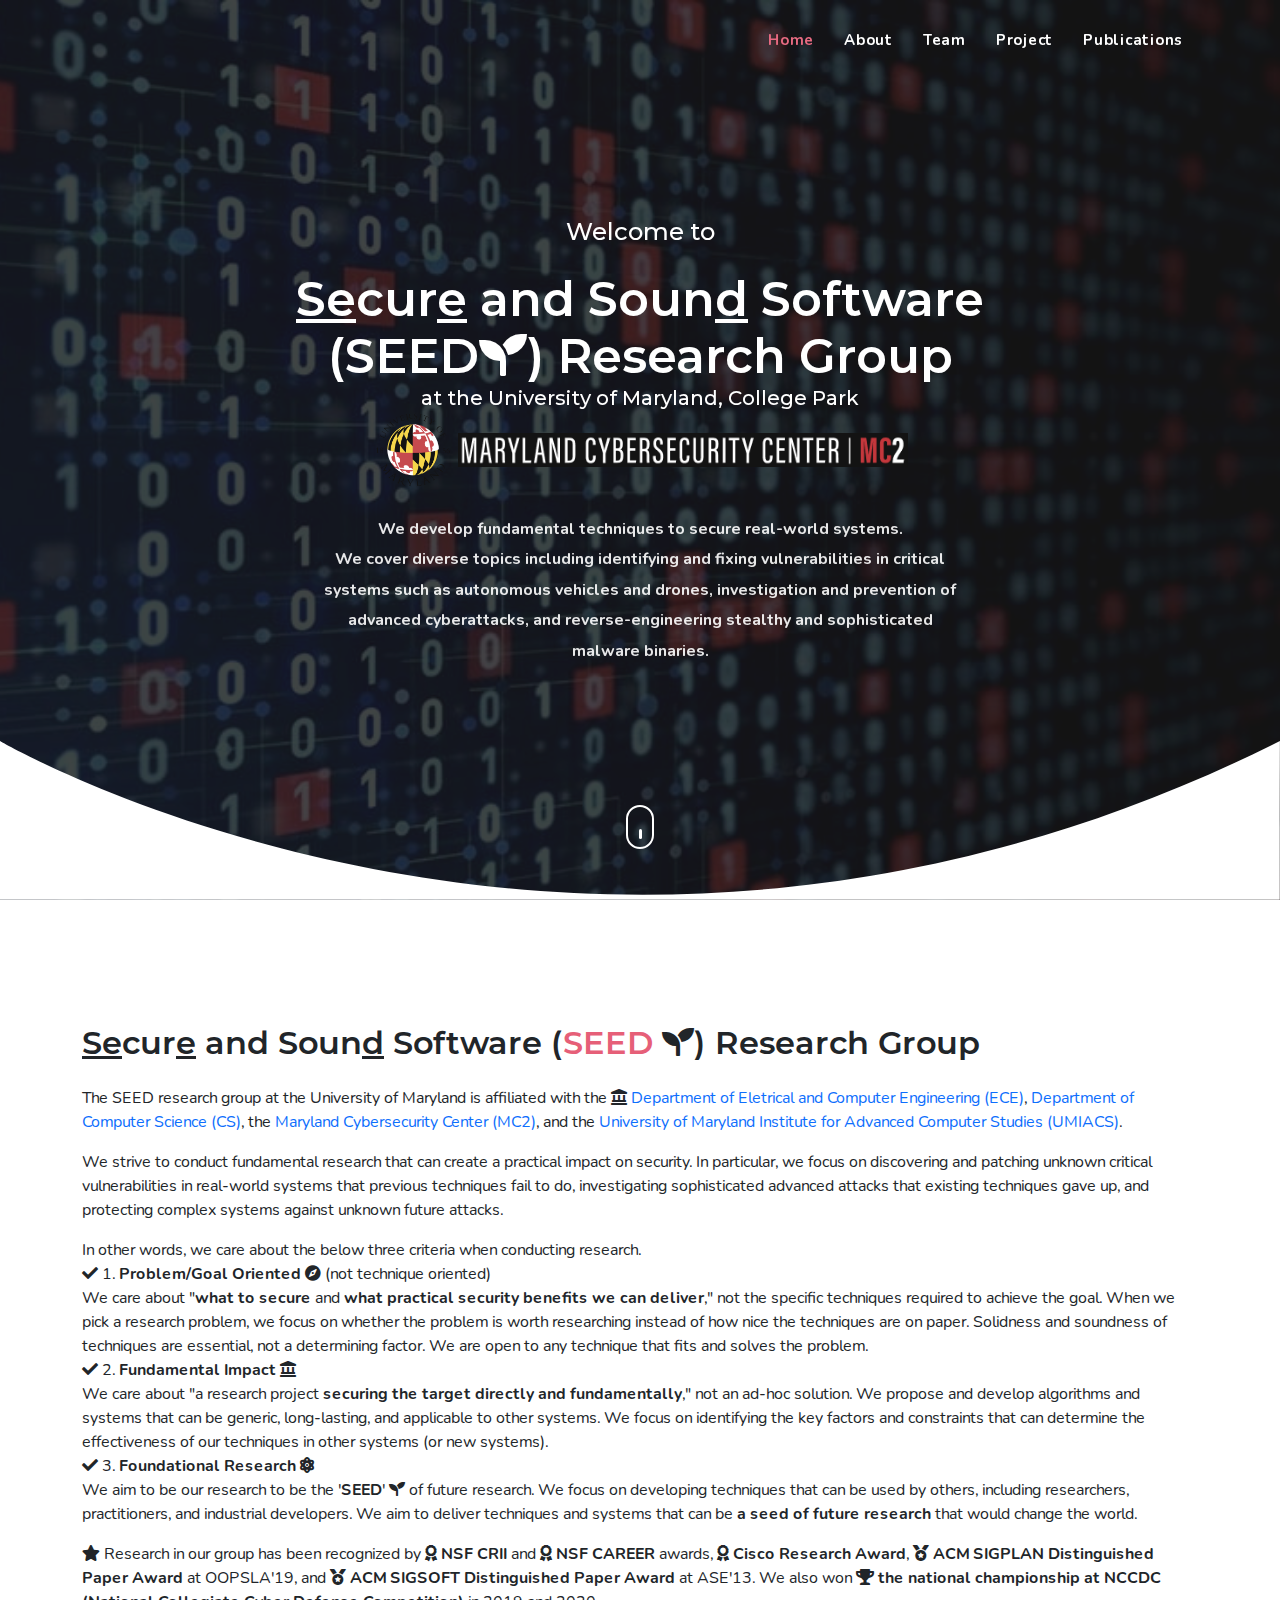
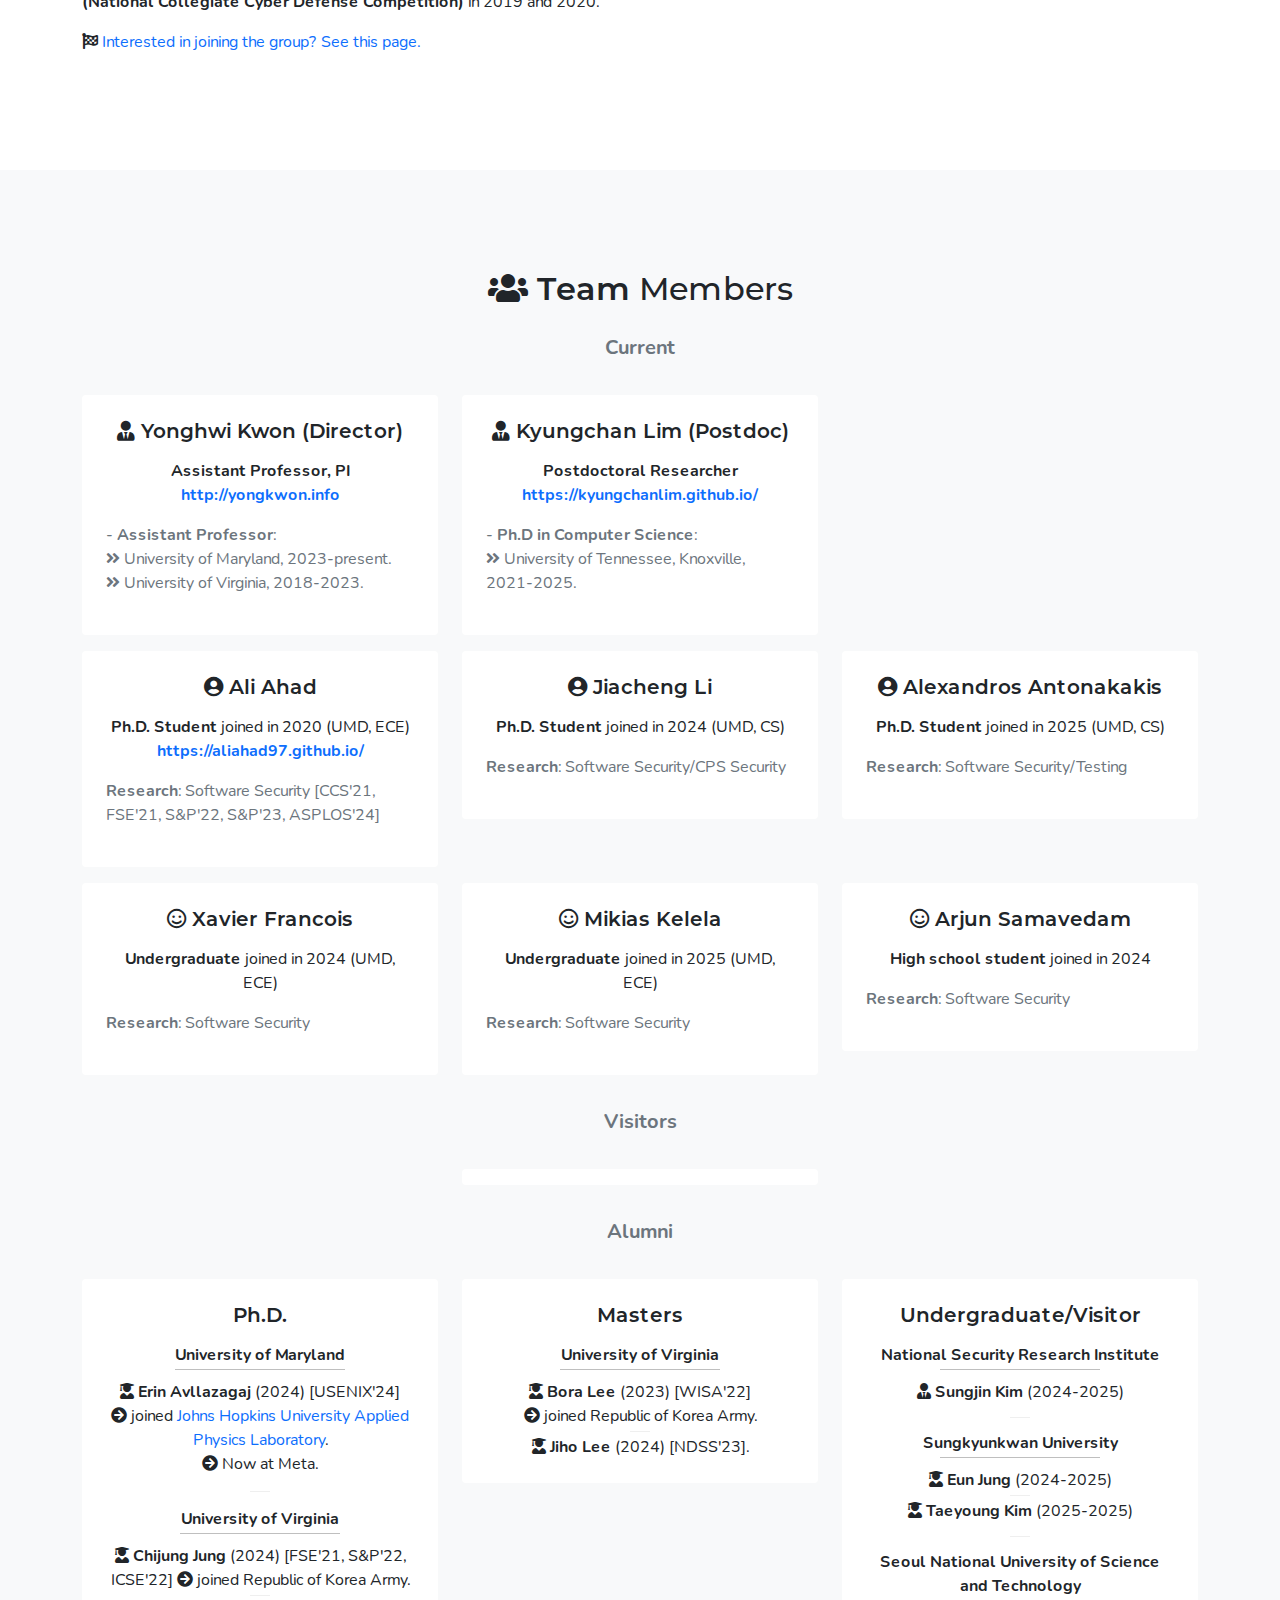
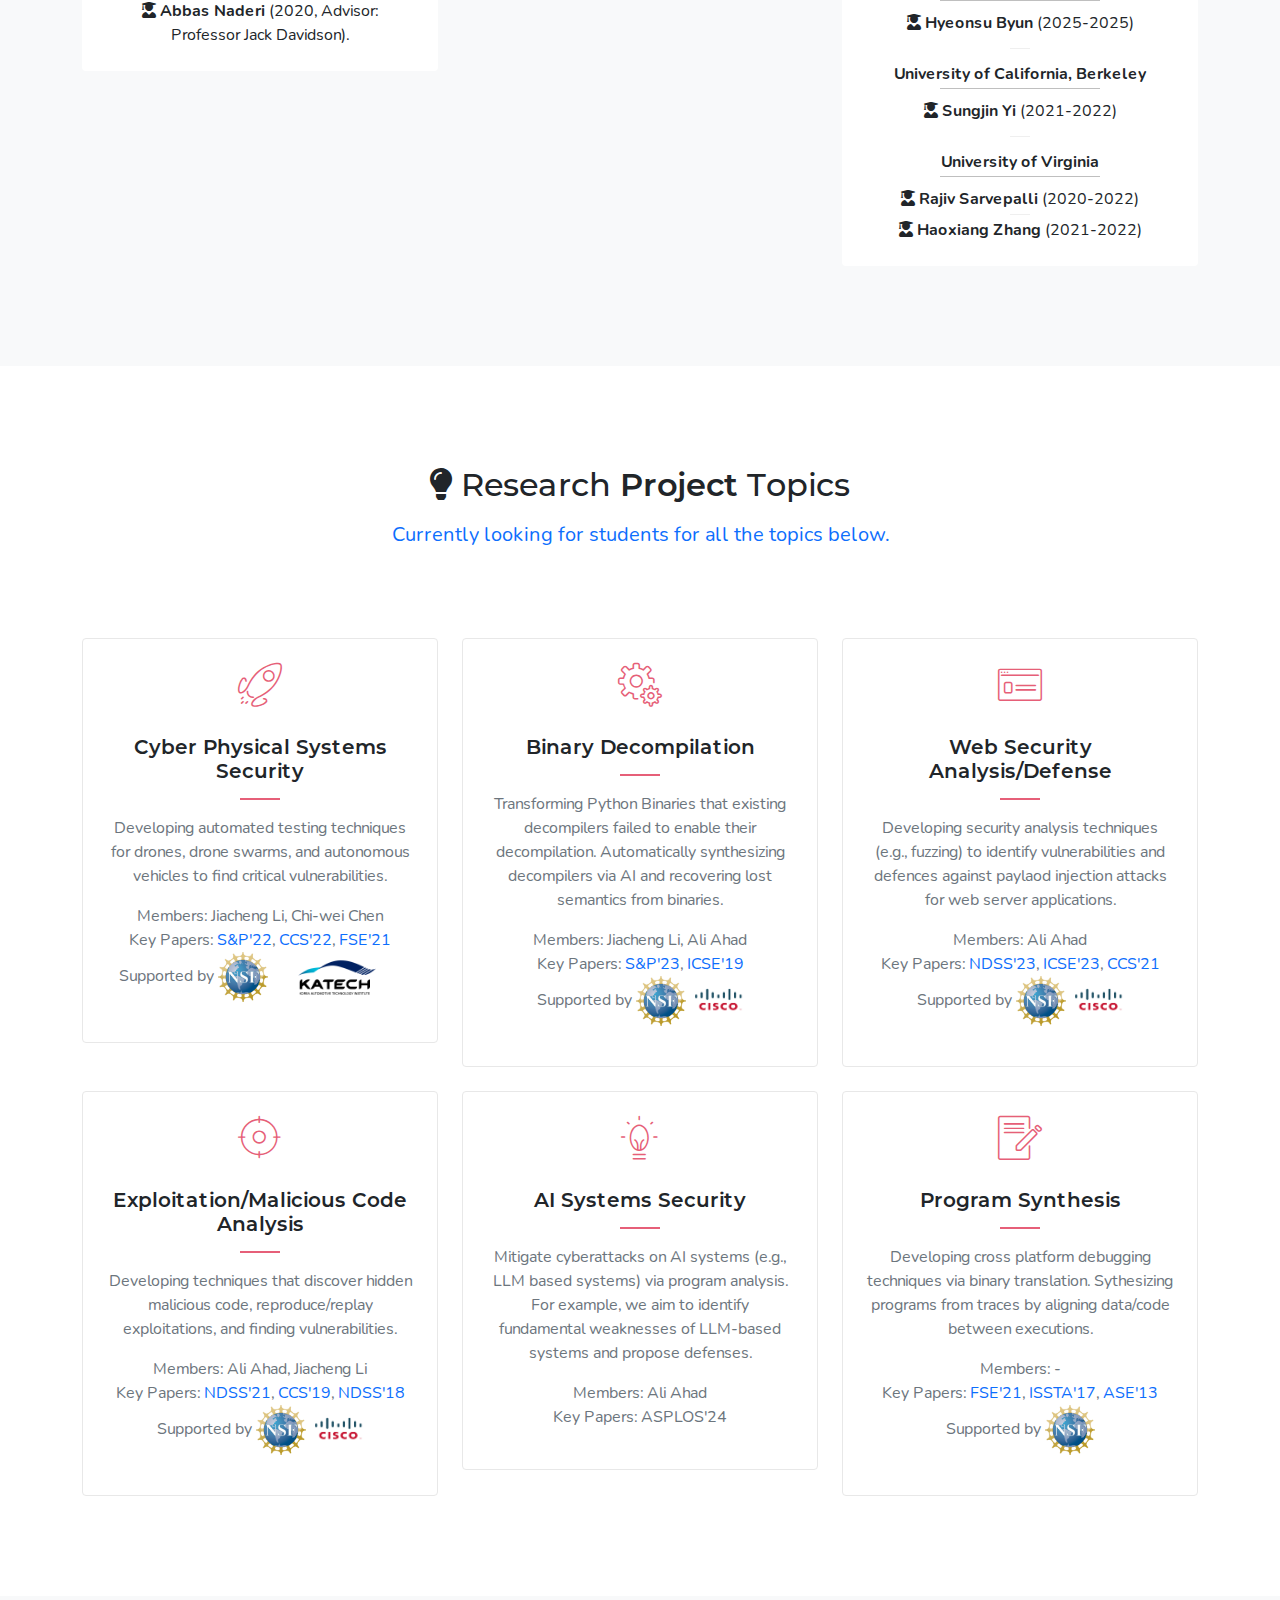
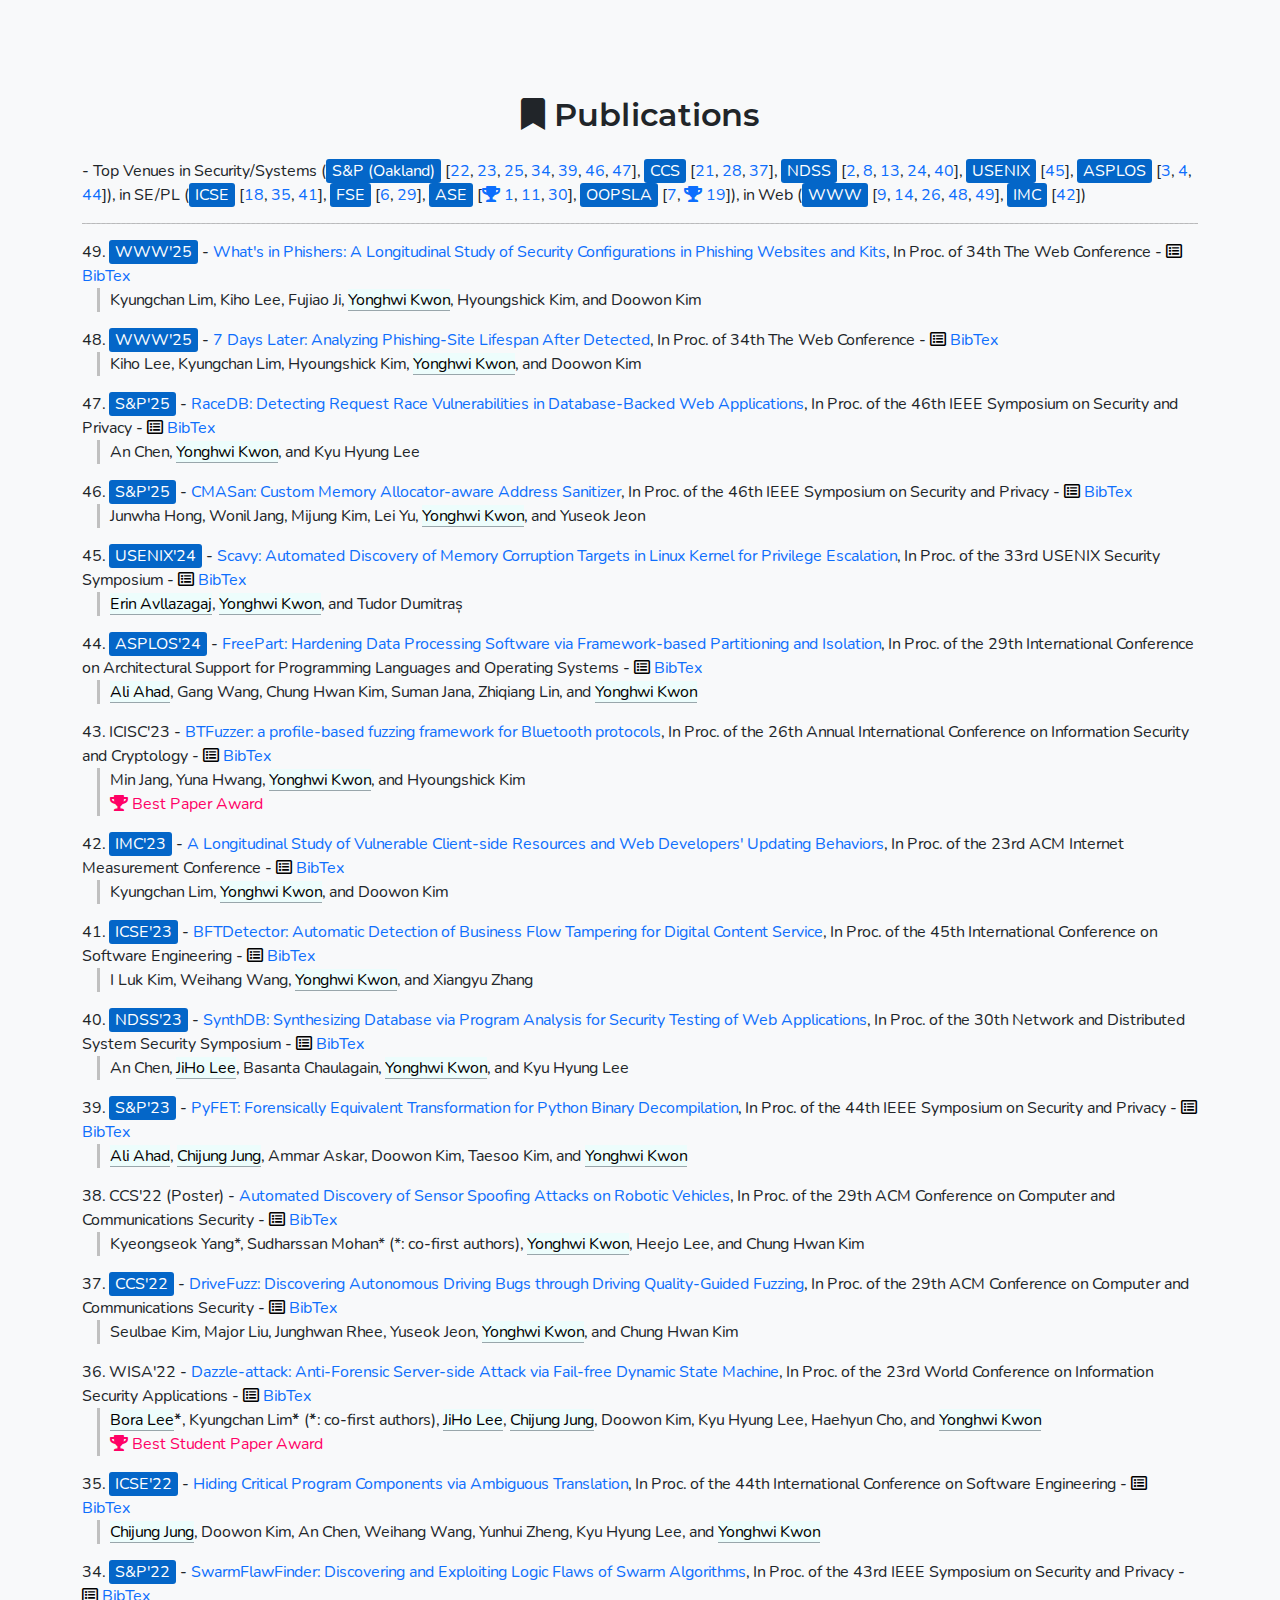
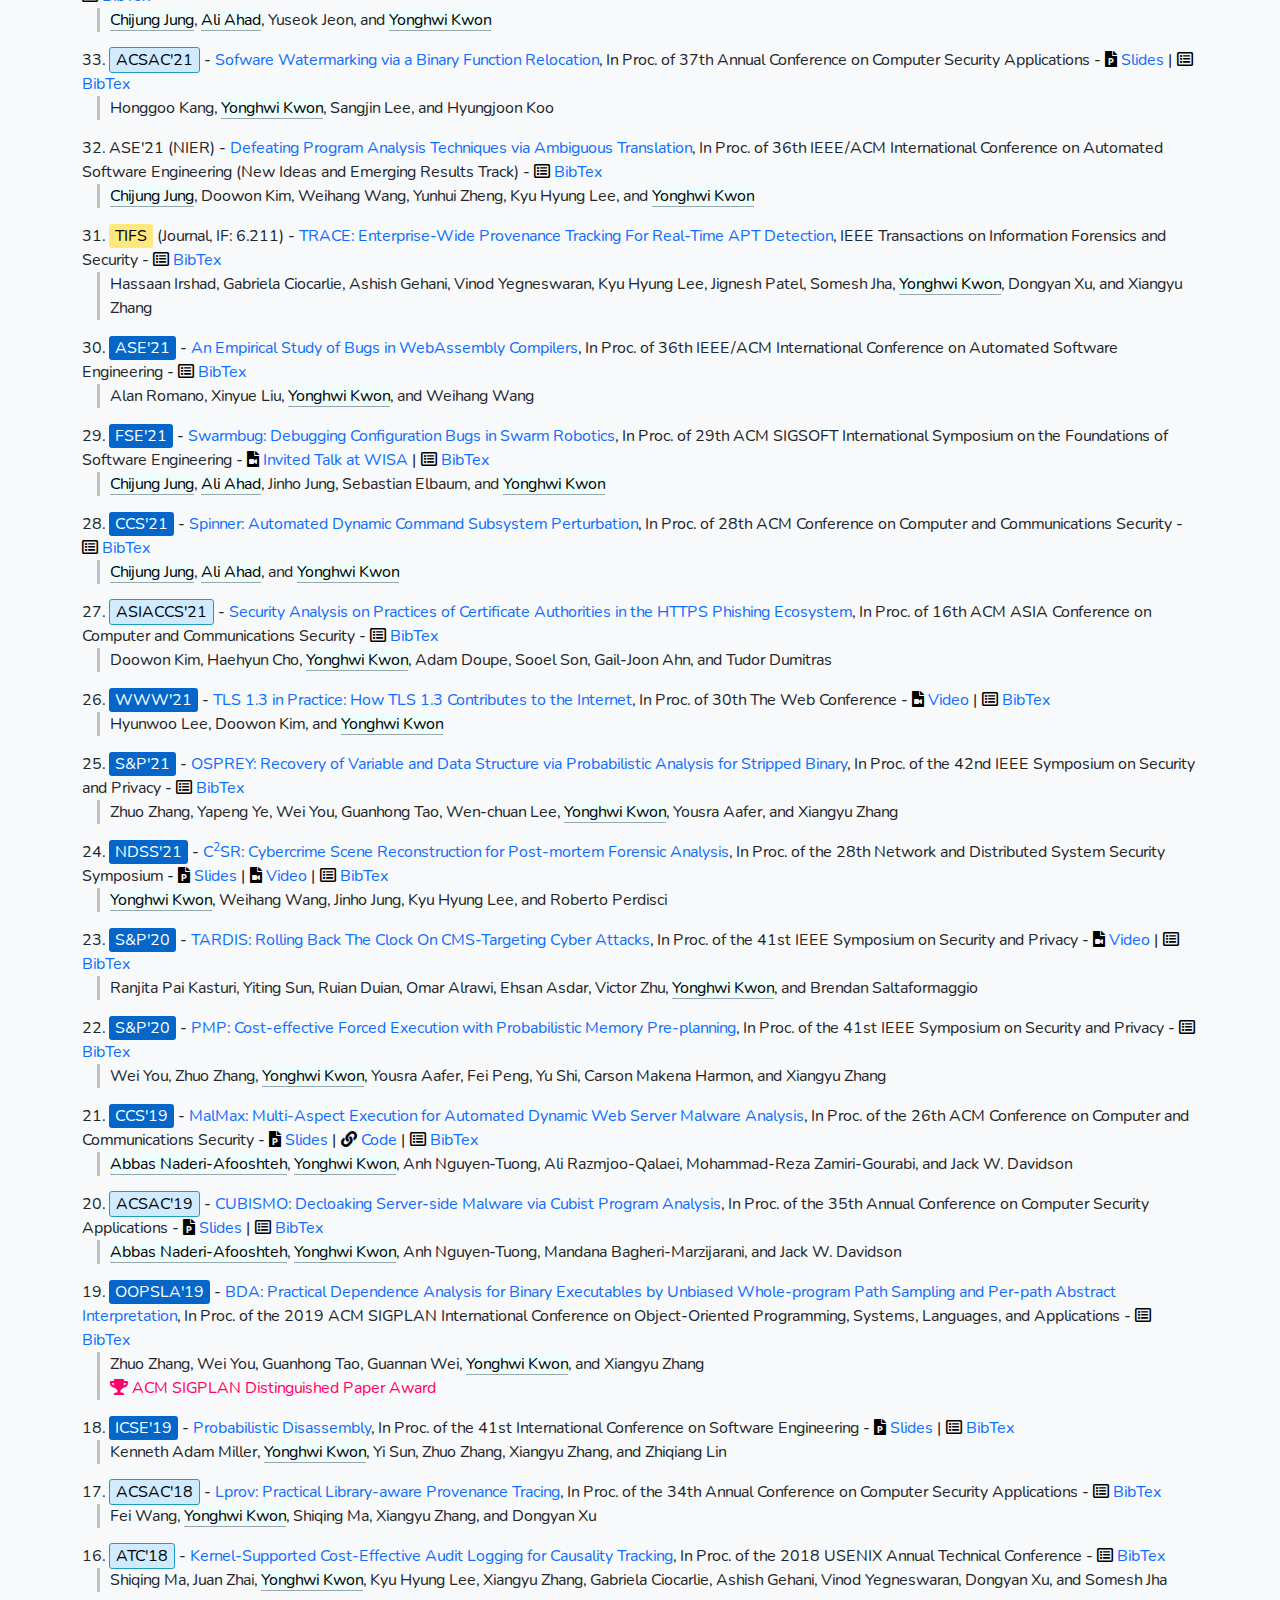
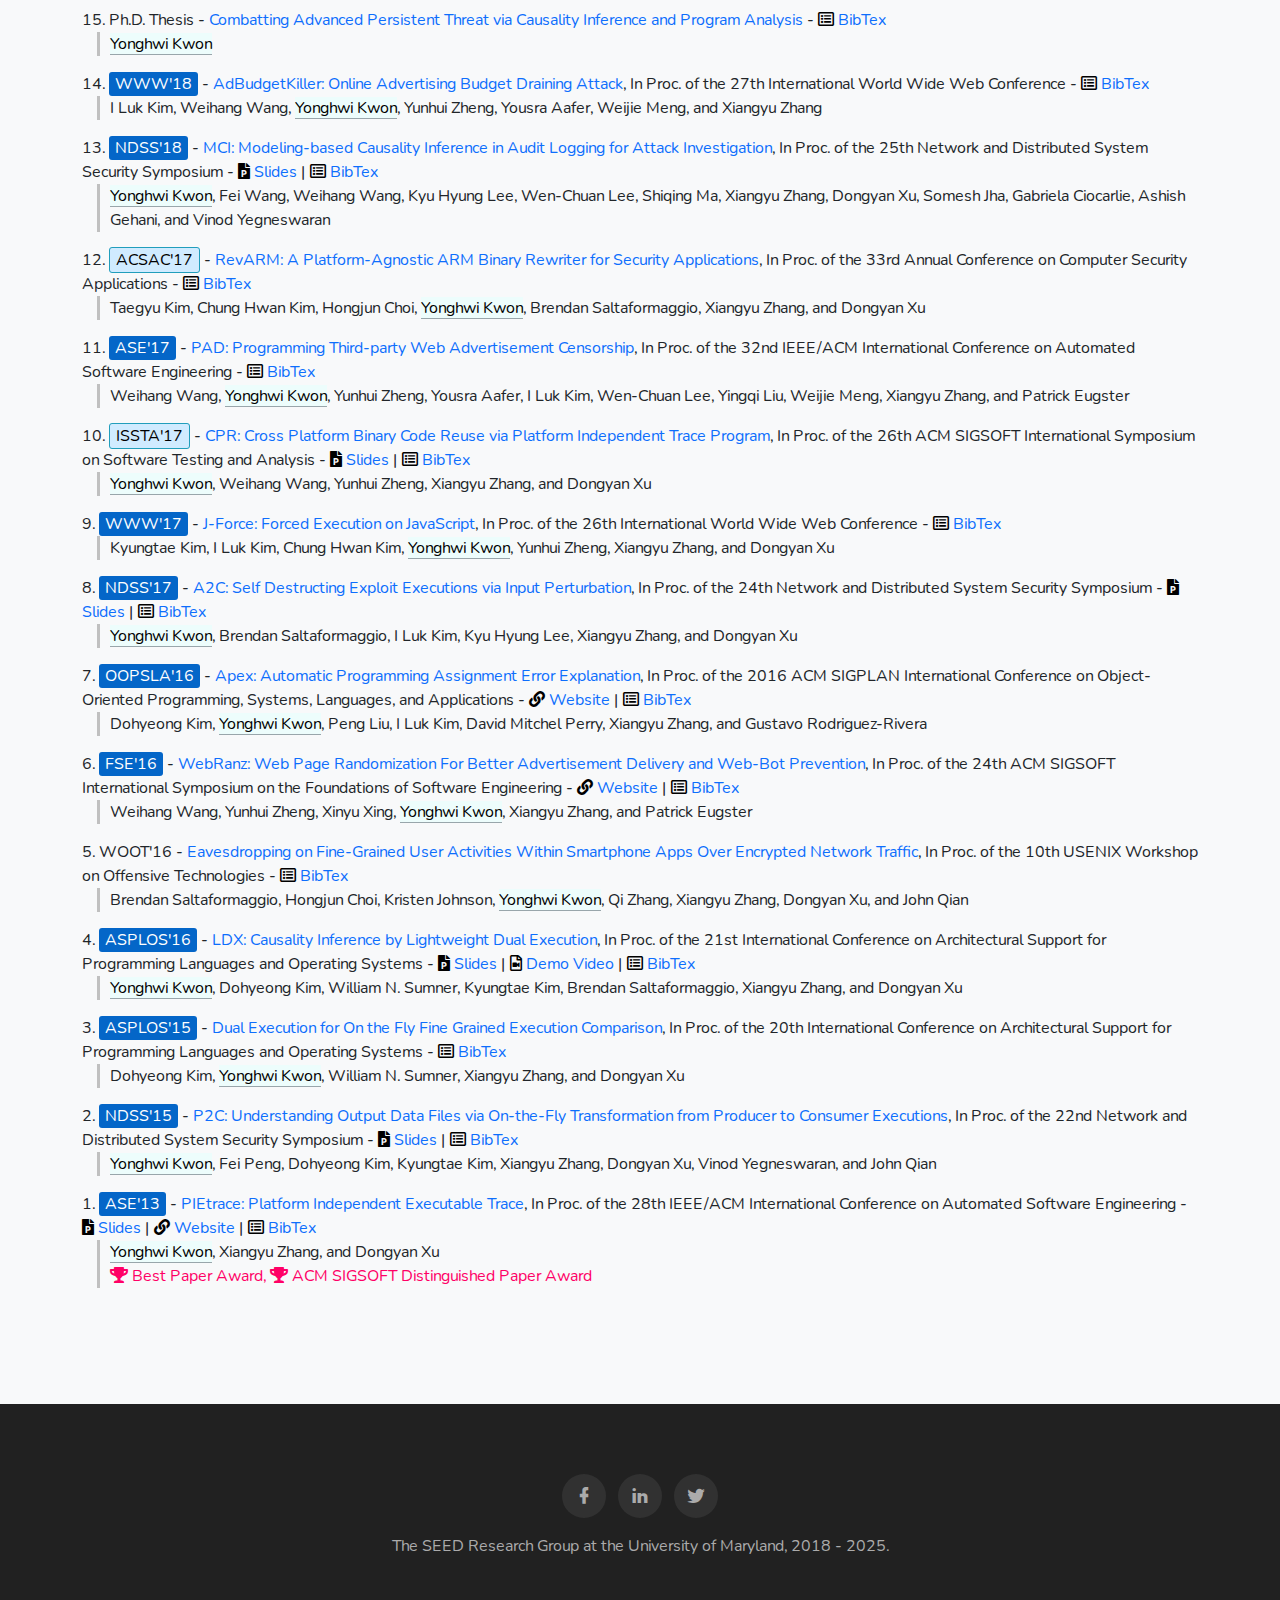
<file: seed/index.html>
<!DOCTYPE html>
<html>
<head>
	<meta charset="UTF-8">
    <meta name="viewport" content="width=device-width, initial-scale=1">
    <title>SEED Research Group</title>
    <meta name="description" content="SEED Research Group at the University of Maryland" />
    
    <link rel="shortcut icon" href="images/favicon.ico">

    <!-- Bootstrap Css -->
    <link rel="stylesheet" type="text/css" href="css/bootstrap.min.css">

    <!-- Materialdesign icons Css -->
    <link rel="stylesheet" type="text/css" href="css/materialdesignicons.min.css">

    <!-- Owl Carousel -->
    <link rel="stylesheet" type="text/css" href="css/owl.carousel.min.css">

    <!-- Animate Css -->
    <link rel="stylesheet" type="text/css" href="css/animate.min.css">

    <!-- Magnific-popup -->
    <link rel="stylesheet" type="text/css" href="css/magnific-popup.css">

    <!-- Mobirise icons Css -->
    <link rel="stylesheet" type="text/css" href="css/mobiriseicons.css"> 

    <!-- Custom Style -->
    <link rel="stylesheet" type="text/css" href="css/style.css">
    <link rel="stylesheet" type="text/css" href="css/color/default.css">
</head>
<body>

    <!-- Loader -->
    <div id="preloader">
        <div id="status">
            <div class="spinner">Loading...</div>
        </div>
    </div>

	<!-- Start Navbar -->
	<nav class="navbar navbar-expand-lg custom-nav navbar-light fixed-top sticky">
	    <div class="container">
	        <button class="navbar-toggler" type="button" data-bs-toggle="collapse" data-bs-target="#navbarNav" aria-controls="navbarNav" aria-expanded="false" aria-label="Toggle navigation">
	            <span class="mdi mdi-menu"></span>
	        </button>
	        <div class="collapse navbar-collapse" id="navbarNav">
	            <ul class="navbar-nav ms-auto" id="main_nav">
	                <li class="nav-item">
	                    <a class="nav-link" href="#home">Home</a>
	                </li>
	                <li class="nav-item">
	                    <a class="nav-link" href="#about">About</a>
	                </li>
	                <li class="nav-item">
	                    <a class="nav-link" href="#team">Team</a>
	                </li>
	                <li class="nav-item">
	                    <a class="nav-link" href="#proj">Project</a>
	                </li>
	                <li class="nav-item">
	                    <a class="nav-link" href="#pubs">Publications</a>
	                </li>
	            </ul>
	        </div>
	    </div>
	</nav>
	<!-- End Navbar -->


    <!-- START HOME -->
    <section class="section jarallax h-100vh align-items-center d-flex" data-jarallax='{"speed": 0.2}' style="background-image: url('images/header-bg.jpg');" id="home">
        <div class="bg-overlay"></div>
        <div class="container z-index">
            <div class="row justify-content-center">
                <div class="col-lg-12">
                    <div class="text-center header-content mx-auto">
                        <h4 class="text-white first-title mb-4">Welcome to</h4>
                        <h1 class="header-name text-white mb-0"><u>Se</u>cur<u>e</u> and Soun<u>d</u> Software<br/>(SEED<i class="fa fa-seedling"></i>) Research Group<br/>
                        </h1>
                        <h5 class="text-white first-title mb-4">at the University of Maryland, College Park<br>
                        <img src="images/umd.png" width="80">
                        <img src="images/mc2.png" width="450">
                        </h5>
                        <p class="text-white mx-auto header-desc mt-3">
                            We develop fundamental techniques to secure real-world systems.<br>
                            We cover diverse topics including identifying and fixing vulnerabilities in critical systems such as autonomous vehicles and drones, investigation and prevention of advanced cyberattacks, and reverse-engineering stealthy and sophisticated malware binaries. 
                        </p>
                        
                    </div>
                </div>
            </div>
        </div>            
        <div class="scroll_down">
            <a href="#about" class="scroll">
                <i class="text-white"></i>
            </a>
        </div>
        <div class="curv-img">
            <svg version="1.1" id="Layer_1" xmlns="http://www.w3.org/2000/svg" xmlns:xlink="http://www.w3.org/1999/xlink" x="0px" y="0px" viewBox="0 0 1920 238" enable-background="new 0 0 1920 238" xml:space="preserve">
                <path fill="#fff" d="M0,0c0,0,888.955,518.735,1920,0c-0.5,149.535,0,238,0,238H0V0z"/>
            </svg>
        </div>
    </section>
    <!-- END HOME -->

    <!-- START ABOUT -->
    <section class="section" id="about">
        <div class="container">
            <div class="row align-items-center">
                <div class="col-lg-12">
                    <div class="mt-3">
                        <h2 class="mt-4 fw-bold"><u>Se</u>cur<u>e</u> and Soun<u>d</u> Software (<span class="text-custom">SEED</span> <i class="fa fa-seedling"></i>) Research Group</h2>

                        <p class="mt-4">
                        The SEED research group at the University of Maryland is affiliated with the <i class="fa fa-landmark"></i> <a href="https://ece.umd.edu/" target=_blank>Department of Eletrical and Computer Engineering (ECE)</a>, <a href="https://www.cs.umd.edu/" target=_blank>Department of Computer Science (CS)</a>, the <a href="https://cyber.umd.edu/" target=_blank>Maryland Cybersecurity Center (MC2)</a>, and the <a href="https://www.umiacs.umd.edu/" target=_blank>University of Maryland Institute for Advanced Computer Studies (UMIACS)</a>.
                        </p>
                        
                        <p class="mt-2">
                        We strive to conduct fundamental research that can create a practical impact on security. In particular, we focus on discovering and patching unknown critical vulnerabilities in real-world systems that previous techniques fail to do, investigating sophisticated advanced attacks that existing techniques gave up, and protecting complex systems against unknown future attacks.
                        </p>
                        
                        <p class="mt-2">
                        In other words, we care about the below three criteria when conducting research.
                        <br>
                        <i class="fa fa-check"></i> 1. <b>Problem/Goal Oriented</b> <i class="fa fa-compass"></i> (not technique oriented) <br>
                        We care about "<b>what to secure</b> and <b>what practical security benefits we can deliver</b>," not the specific techniques required to achieve the goal.

                        When we pick a research problem, we focus on whether the problem is worth researching instead of how nice the techniques are on paper.
                        Solidness and soundness of techniques are essential, not a determining factor.
                        We are open to any technique that fits and solves the problem.<br>
                        <i class="fa fa-check"></i> 2. <b>Fundamental Impact</b> <i class="fa fa-landmark"></i><br>
                        We care about "a research project <b>securing the target directly and fundamentally</b>," not an ad-hoc solution.

                        We propose and develop algorithms and systems that can be generic, long-lasting, and applicable to other systems.
                        We focus on identifying the key factors and constraints that can determine the effectiveness of our techniques in other systems (or new systems).
                        <br>
                        <i class="fa fa-check"></i> 3. <b>Foundational Research</b> <i class="fa fa-atom"></i> <br>
                        We aim to be our research to be the '<b>SEED</b>' <i class="fa fa-seedling"></i> of future research.
                        We focus on developing techniques that can be used by others, including researchers, practitioners, and industrial developers.  We aim to deliver techniques and systems that can be <b>a seed of future research</b> that would change the world.
                        </p>

                        <p class="mt-2">
                        <i class="fa fa-star"></i> Research in our group has been recognized by <i class="fa fa-award"></i> <b>NSF CRII</b> and <i class="fa fa-award"></i> <b>NSF CAREER</b> awards, <i class="fa fa-award"></i> <b>Cisco Research Award</b>, <i class="fa fa-medal"></i> <b>ACM SIGPLAN Distinguished Paper Award</b> at OOPSLA'19, and <i class="fa fa-medal"></i> <b>ACM SIGSOFT Distinguished Paper Award</b> at ASE'13.
                        We also won <i class="fa fa-trophy"></i> <b>the national championship at NCCDC (National Collegiate Cyber Defense Competition)</b> in 2019 and 2020. 
                        </p>

                        <p class="mt-2">
                            <i class="fa fa-flag-checkered"></i> <a href="https://yongkwon.notion.site/yongkwon/Recruiting-Announcement-1070291fbbea402d8d7013c1ec53fca1" target=_blank>Interested in joining the group? See this page.</a>    
                        </p>
                    </div>
                </div>
            </div>
        </div>
    </section>
    <!-- END ABOUT -->

    
    <!-- START TEAM -->
    <section class="section bg-light" id="team">
        <div class="container">   
            <div class="row justify-content-center">
                <div class="col-lg-12">
                    <div class="text-center">
                        <h2><i class="fa fa-users"></i> <span class="fw-bold">Team</span> Members</h2>
                    </div>
                </div>
            </div>                 
            <div class="row">
                <div class="col-lg-12">
                    <div class="text-center">
                        <p class="text-muted mx-auto section-subtitle mt-3">
                            <b>Current</b>
                        </p>
                    </div>
                </div>
                
                <div class="col-lg-4 mt-3">
                    <div class="rounded bg-white p-2">
                        <div class="content_blog p-3">
                            <div>
                                <center><h5 class="fw-bold mb-0"><i class="fa fa-user-tie"></i> Yonghwi Kwon (Director)</h5></center>
                            </div>
                            <div class="mt-3">
                                <center><b>Assistant Professor, PI</b><br>
                                    <a href="http://yongkwon.info" class="fw-bold" target="_blank">http://yongkwon.info</a></center>
                                <p class="mt-3 desc_blog text-muted">
                                - <b>Assistant Professor</b>:<br>
                                <i class="fa fa-angle-double-right"></i> University of Maryland, 2023-present.<br/>
                                <i class="fa fa-angle-double-right"></i>  University of Virginia, 2018-2023.<br/>
                                </p>
                            </div>
                        </div>
                    </div>
                </div>

                <div class="col-lg-4 mt-3">
                    <div class="rounded bg-white p-2">
                        <div class="content_blog p-3">
                            <div>
                                <center><h5 class="fw-bold mb-0"><i class="fa fa-user-tie"></i> Kyungchan Lim (Postdoc)</h5></center>
                            </div>
                            <div class="mt-3">
                                <center><b>Postdoctoral Researcher</b><br>
                                    <a href="https://kyungchanlim.github.io/" class="fw-bold" target="_blank">https://kyungchanlim.github.io/</a></center>
                                <p class="mt-3 desc_blog text-muted">
                                - <b>Ph.D in Computer Science</b>:<br>
                                <i class="fa fa-angle-double-right"></i> University of Tennessee, Knoxville, 2021-2025.<br/>
                                </p>
                            </div>
                        </div>
                    </div>
                </div>

                <div class="col-lg-4 mt-3">
                    <!-- empty -->
                </div>
                

                <div class="col-lg-4 mt-3">
                    <div class="rounded bg-white p-2">
                        <div class="content_blog p-3">
                            <div>
                                <center><h5 class="fw-bold mb-0"><i class="fa fa-user-circle"></i> Ali Ahad</h5></center>
                            </div>
                            <div class="mt-3">
                                <center><b>Ph.D. Student</b> joined in 2020 (UMD, ECE)<br>
                                    <a href="https://aliahad97.github.io/" class="fw-bold" target="_blank">https://aliahad97.github.io/</a></center>
                                <p class="mt-3 desc_blog text-muted">
                                    <b>Research</b>: Software Security [CCS'21, FSE'21, S&P'22, S&P'23, ASPLOS'24]
                                </p>
                            </div>
                        </div>
                    </div>
                </div>
                <div class="col-lg-4 mt-3">
                    <div class="rounded bg-white p-2">
                        <div class="content_blog p-3">
                            <div>
                                <center><h5 class="fw-bold mb-0"><i class="fa fa-user-circle"></i> Jiacheng Li</h5></center>
                            </div>
                            <div class="mt-3">
                                <center><b>Ph.D. Student</b> joined in 2024 (UMD, CS)<br/></center>
                                <p class="mt-3 desc_blog text-muted">
                                    <b>Research</b>: Software Security/CPS Security   
                                </p>
                                <!--<p class="mt-3 desc_blog text-muted">
                                    Website: <a href="#" class="text-muted fw-bold" target="_blank">#</a>
                                </p>-->                                
                            </div>
                        </div>
                    </div>
                </div>

                <div class="col-lg-4 mt-3">
                    <div class="rounded bg-white p-2">
                        <div class="content_blog p-3">
                            <div>
                                <center><h5 class="fw-bold mb-0"><i class="fa fa-user-circle"></i> Alexandros Antonakakis</h5></center>
                            </div>
                            <div class="mt-3">
                                <center><b>Ph.D. Student</b> joined in 2025 (UMD, CS)<br/></center>
                                <p class="mt-3 desc_blog text-muted">
                                    <b>Research</b>: Software Security/Testing 
                                </p>
                                <!--<p class="mt-3 desc_blog text-muted">
                                    Website: <a href="#" class="text-muted fw-bold" target="_blank">#</a>
                                </p>-->                                
                            </div>
                        </div>
                    </div>
                </div>
                
                
                <div class="col-lg-4 mt-3">
                    <div class="rounded bg-white p-2">
                        <div class="content_blog p-3">
                            <div>
                                <center><h5 class="fw-bold mb-0"><i class="far fa-smile"></i> Xavier Francois</h5></center>
                            </div>
                            <div class="mt-3">
                                <center><b>Undergraduate</b> joined in 2024 (UMD, ECE)<br/></center>
                                <p class="mt-3 desc_blog text-muted">
                                    <b>Research</b>: Software Security   
                                </p>
                                <!--<p class="mt-3 desc_blog text-muted">
                                    Website: <a href="#" class="text-muted fw-bold" target="_blank">#</a>
                                </p>-->                                
                            </div>
                        </div>
                    </div>
                </div>
                
                <div class="col-lg-4 mt-3">
                    <div class="rounded bg-white p-2">
                        <div class="content_blog p-3">
                            <div>
                                <center><h5 class="fw-bold mb-0"><i class="far fa-smile"></i> Mikias Kelela</h5></center>
                            </div>
                            <div class="mt-3">
                                <center><b>Undergraduate</b> joined in 2025 (UMD, ECE)<br/></center>
                                <p class="mt-3 desc_blog text-muted">
                                    <b>Research</b>: Software Security   
                                </p>
                                <!--<p class="mt-3 desc_blog text-muted">
                                    Website: <a href="#" class="text-muted fw-bold" target="_blank">#</a>
                                </p>-->                                
                            </div>
                        </div>
                    </div>
                </div>
                
                <div class="col-lg-4 mt-3">
                    <div class="rounded bg-white p-2">
                        <div class="content_blog p-3">
                            <div>
                                <center><h5 class="fw-bold mb-0"><i class="far fa-smile"></i> Arjun Samavedam</h5></center>
                            </div>
                            <div class="mt-3">
                                <center><b>High school student</b> joined in 2024<br/></center>
                                <p class="mt-3 desc_blog text-muted">
                                    <b>Research</b>: Software Security   
                                </p>
                                <!--<p class="mt-3 desc_blog text-muted">
                                    Website: <a href="#" class="text-muted fw-bold" target="_blank">#</a>
                                </p>-->                                
                            </div>
                        </div>
                    </div>
                </div>
                <p></p>
                <div class="col-lg-12">
                    <div class="text-center">
                        <p class="text-muted mx-auto section-subtitle mt-3">
                            <b>Visitors</b>
                        </p>
                    </div>
                </div>
                
                
                <div class="col-lg-4 mt-3">
                    <!-- empty -->
                </div>

                
                <div class="col-lg-4 mt-3">
                    <div class="rounded bg-white p-2">
                        <!--
                        <div class="content_blog p-3">
                            <div>
                                <center><h5 class="fw-bold mb-0"><i class="fa fa-user-tie"></i> Hyungmin Cho</h5></center>
                            </div>
                            <div class="mt-3">
                                <center><b>Visiting Professor</b></center>
                                <p class="mt-3 desc_blog text-muted">
                                <i class="fa fa-angle-double-right"></i>  <b>Associate Professor</b>, 
                                Sungkyunkwan University, South Korea.
                                </p>
                            </div>
                        </div>
                        -->
                    </div>
                </div>
                
                <p></p>
                <div class="col-lg-12">
                    <div class="text-center">
                        <p class="text-muted mx-auto section-subtitle mt-3">
                            <b>Alumni</b>
                        </p>
                    </div>
                </div>
                <div class="col-lg-4 mt-3">
                    <div class="rounded bg-white p-2">
                        <div class="content_blog p-3">
                            <div>
                                <center><h5 class="fw-bold mb-0">Ph.D.</h5></center>
                            </div>
                            <div class="mt-3">
                                <center><b>University of Maryland</b><hr style="width:170px; height:1px; margin:2px auto 10px auto; border:none; background-color:black;" />
                                <i class="fa fa-user-graduate"></i> <b>Erin Avllazagaj</b> (2024) [USENIX'24]<br>
                                <i class="fa fa-arrow-circle-right"></i> joined <a href=https://www.jhuapl.edu/ target=_blank>Johns Hopkins University Applied Physics Laboratory</a>.<br/>
                                <i class="fa fa-arrow-circle-right"></i> Now at Meta.
                                <hr style="width:20px; height:1px; margin:15px auto; border:none; background-color:silver;" />
                                
                                <b>University of Virginia</b><hr style="width:160px; height:1px; margin:2px auto 10px auto; border:none; background-color:black;" />
                                <i class="fa fa-user-graduate"></i> <b>Chijung Jung</b> (2024) [FSE'21, S&P'22, ICSE'22] <i class="fa fa-arrow-circle-right"></i> joined Republic of Korea Army.
                                <hr style="width:20px; height:1px; margin:3px auto; border:none; background-color:silver;" />
                                <i class="fa fa-user-graduate"></i> <b>Abbas Naderi</b> (2020, Advisor: Professor Jack Davidson).
                                
                            </div>
                        </div>
                    </div>
                </div>
                <div class="col-lg-4 mt-3">
                    <div class="rounded bg-white p-2">
                        <div class="content_blog p-3">
                            <div>
                                <center><h5 class="fw-bold mb-0">Masters</h5></center>
                            </div>
                            <div class="mt-3">
                                <center><b>University of Virginia</b><hr style="width:160px; height:1px; margin:2px auto 10px auto; border:none; background-color:black;" />

                                <i class="fa fa-user-graduate"></i> <b>Bora Lee</b> (2023) [WISA'22]<br><i class="fa fa-arrow-circle-right"></i> joined Republic of Korea Army.
                                <hr style="width:20px; height:1px; margin:3px auto; border:none; background-color:silver;" />
                                <i class="fa fa-user-graduate"></i> <b>Jiho Lee</b> (2024) [NDSS'23].
                                </center>
                            </div>
                        </div>
                    </div>
                </div>
                <div class="col-lg-4 mt-3">
                    <div class="rounded bg-white p-2">
                        <div class="content_blog p-3">
                            <div>
                                <center><h5 class="fw-bold mb-0">Undergraduate/Visitor</h5></center>
                            </div>
                            <div class="mt-3">
                                <center><b>National Security Research Institute</b><hr style="width:160px; height:1px; margin:2px auto 10px auto; border:none; background-color:black;" />
                                <i class="fa fa-user-tie"></i> <b>Sungjin Kim</b> (2024-2025)
                                <hr style="width:20px; height:1px; margin:13px auto; border:none; background-color:silver;" />
                                
                                
                                <b>Sungkyunkwan University</b><hr style="width:160px; height:1px; margin:2px auto 10px auto; border:none; background-color:black;" />
                                <i class="fa fa-user-graduate"></i> <b>Eun Jung</b> (2024-2025)
                                <hr style="width:20px; height:1px; margin:3px auto; border:none; background-color:silver;" />
                                
                                <i class="fa fa-user-graduate"></i> <b>Taeyoung Kim</b> (2025-2025)

                                <hr style="width:20px; height:1px; margin:13px auto; border:none; background-color:silver;" />
                                
                                <b>Seoul National University of Science and Technology</b><hr style="width:160px; height:1px; margin:2px auto 10px auto; border:none; background-color:black;" />
                                <i class="fa fa-user-graduate"></i> <b>Hyeonsu Byun</b> (2025-2025)

                                <hr style="width:20px; height:1px; margin:13px auto; border:none; background-color:silver;" />

                                <b>University of California, Berkeley</b><hr style="width:160px; height:1px; margin:2px auto 10px auto; border:none; background-color:black;" />
                                <i class="fa fa-user-graduate"></i> <b>Sungjin Yi</b> (2021-2022)
                                <hr style="width:20px; height:1px; margin:13px auto; border:none; background-color:silver;" />
                                
                                
                                <b>University of Virginia</b><hr style="width:160px; height:1px; margin:2px auto 10px auto; border:none; background-color:black;" />
                                <i class="fa fa-user-graduate"></i> <b>Rajiv Sarvepalli</b> (2020-2022)
                                <hr style="width:20px; height:1px; margin:3px auto; border:none; background-color:silver;" />
                                
                                <i class="fa fa-user-graduate"></i> <b>Haoxiang Zhang</b> (2021-2022)
                                </center>
                                
                            </div>
                        </div>
                    </div>
                </div>
            </div>            
        </div>
    </section>
    <!-- END TEAM -->

    <!-- START PROJECTS -->   
    <section class="section text-center" id="proj">
        <div class="container">
            <div class="row justify-content-center">
                <div class="col-lg-12">
                    <div class="text-center">
                        <h2><i class="fa fa-lightbulb"></i> Research <span class="fw-bold">Project</span> Topics</h2>
                        <p class="text-muted mx-auto section-subtitle mt-3">
                            <a href="https://yongkwon.notion.site/yongkwon/Recruiting-Announcement-1070291fbbea402d8d7013c1ec53fca1" target=_blank>Currently looking for students for all the topics below.</a>
                        </p>                        
                    </div>
                </div>
            </div>
        </div>
        <div class="container">
            <div class="row mt-5">
                <div class="col-lg-4">
                    <div class="text-center services-boxes rounded p-4 mt-4">
                        <div class="services-boxes-icon">
                            <i class="mbri-rocket text-custom display-4"></i>
                            
                        </div>
                        <div class="mt-4">
                            <h5 class="mb-0">Cyber Physical Systems Security</h5>
                            <div class="services-title-border"></div>
                            <p class="text-muted mt-3">Developing automated testing techniques for drones, drone swarms, and autonomous vehicles to find critical vulnerabilities.</p>
                            <p class="text-muted mt-3">
                                Members: Jiacheng Li, Chi-wei Chen<br/>
                                Key Papers: <a href="../data/swarmflawfinder_sp22.pdf" target="_blank">S&P'22</a>, <a href="../data/drivefuzz_ccs22.pdf" target="_blank">CCS'22</a>, <a href="../data/swarmbug-fse21.pdf" target="_blank">FSE'21</a><br/>
                                Supported by 
                                <img src="images/nsf.jpg" width="50">
                                <img src="images/katech.png" width="130">
                            </p>
                        </div>
                    </div>
                </div>
                
                <div class="col-lg-4">
                    <div class="text-center services-boxes rounded p-4 mt-4">
                        <div class="services-boxes-icon">
                            <i class="mbri-setting text-custom display-4"></i>
                        </div>
                        <div class="mt-4">
                            <h5 class="mb-0">Binary Decompilation</h5>
                            <div class="services-title-border"></div>
                            <p class="text-muted mt-3">Transforming Python Binaries that existing decompilers failed to enable their decompilation. Automatically synthesizing decompilers via AI and recovering lost semantics from binaries.</p>
                            <p class="text-muted mt-3">
                                Members: Jiacheng Li, Ali Ahad<br/>
                                Key Papers: <a href="../data/pyfet_sp23.pdf" target="_blank">S&P'23</a>, <a href="../data/probdisasm_icse19.pdf" target="_blank">ICSE'19</a><br/>
                                Supported by 
                                <img src="images/nsf.jpg" width="50">&nbsp;
                                <img src="images/cisco.png" width="50">
                            </p>
                        </div>
                    </div>
                </div>
                <div class="col-lg-4">
                    <div class="text-center services-boxes rounded p-4 mt-4">
                        <div class="services-boxes-icon">
                            <i class="mbri-sites text-custom display-4"></i>                            
                        </div>
                        <div class="mt-4">
                            <h5 class="mb-0">Web Security Analysis/Defense</h5>
                            <div class="services-title-border"></div>
                            <p class="text-muted mt-3">Developing security analysis techniques (e.g., fuzzing) to identify vulnerabilities and defences against paylaod injection attacks for web server applications.</p>
                            <p class="text-muted mt-3">
                                Members: Ali Ahad<br/>
                                Key Papers: <a href="../data/synthdb_ndss23.pdf" target="_blank">NDSS'23</a>, <a href="../data/bftdetector_icse23.pdf" target="_blank">ICSE'23</a>, <a href="../data/_spinner-ccs21-extended-ver.pdf" target="_blank">CCS'21</a><br/>
                                Supported by <img src="images/nsf.jpg" width="50">&nbsp;
                                <img src="images/cisco.png" width="50">
                            </p>
                        </div>
                    </div>
                </div>
                
                <div class="col-lg-4">
                    <div class="text-center services-boxes rounded p-4 mt-4">
                        <div class="services-boxes-icon">
                            <i class="mbri-target text-custom display-4"></i>
                        </div>
                        <div class="mt-4">
                            <h5 class="mb-0">Exploitation/Malicious Code Analysis</h5>
                            <div class="services-title-border"></div>
                            <p class="text-muted mt-3">Developing techniques that discover hidden malicious code, reproduce/replay exploitations, and finding vulnerabilities.</p>
                            <p class="text-muted mt-3">
                                Members: Ali Ahad, Jiacheng Li<br/>
                                Key Papers: <a href="../data/c2sr_ndss21.pdf" target="_blank">NDSS'21</a>, <a href="../data/malmax_ccs19.pdf" target="_blank">CCS'19</a>, <a href="../data/mci_ndss18.pdf" target="_blank">NDSS'18</a><br/>
                                Supported by <img src="images/nsf.jpg" width="50">&nbsp;
                                <img src="images/cisco.png" width="50">
                            </p>
                        </div>
                    </div>
                </div>


                <div class="col-lg-4">
                    <div class="text-center services-boxes rounded p-4 mt-4">
                        <div class="services-boxes-icon">
                            <i class="mbri-idea text-custom display-4"></i>
                        </div>
                        <div class="mt-4">
                            <h5 class="mb-0">AI Systems Security</h5>
                            <div class="services-title-border"></div>
                            <p class="text-muted mt-3">
                                Mitigate cyberattacks on AI systems (e.g., LLM based systems) via program analysis. 
                                For example, we aim to identify fundamental weaknesses of LLM-based systems and propose defenses.
                            </p>

                            <p class="text-muted mt-3">
                                Members: Ali Ahad<br/>
                                Key Papers: ASPLOS'24
                            </p>

                        </div>
                    </div>
                </div>

                <div class="col-lg-4">
                    <div class="text-center services-boxes rounded p-4 mt-4">
                        <div class="services-boxes-icon">
                            <i class="mbri-edit text-custom display-4"></i>
                        </div>
                        <div class="mt-4">
                            <h5 class="mb-0">Program Synthesis</h5>
                            <div class="services-title-border"></div>
                            <p class="text-muted mt-3">Developing cross platform debugging techniques via binary translation. Sythesizing programs from traces by aligning data/code between executions.</p>
                            <p class="text-muted mt-3">
                                Members: -<br/>
                                Key Papers: <a href="../data/swarmbug-fse21.pdf" target="_blank">FSE'21</a>, <a href="../data/cpr_issta17.pdf" target="_blank">ISSTA'17</a>, <a href="../data/pietrace_ase13.pdf" target="_blank">ASE'13</a><br/>
                                Supported by 
                                <img src="images/nsf.jpg" width="50">
                            </p>
                        </div>
                    </div>
                </div>

                
                
                
            </div>
        </div>
    </section>
    <!-- END PROJECTS -->


    <!-- START PUBLICATIONS -->
    <section class="section bg-light" id="pubs">
        <div class="container">
            <div class="row justify-content-center">
                <div class="col-lg-12">
                    <div class="text-center">
                        <h2><i class="fa fa-bookmark"></i> <span class="fw-bold">Publications</span></h2>
                    </div>
                    <p class="text-muted mt-4">
                        <p>
                            - Top Venues in Security/Systems (<u id="toptier">S&P (Oakland)</u> [<a href=#p22>22</a>, <a href=#p23>23</a>, <a href=#p25>25</a>, <a href=#p34>34</a>, <a href=#p39>39</a>, <a href=#p46>46</a>, <a href=#p47>47</a>], <u id="toptier">CCS</u> [<a href=#p21>21</a>, <a href=#p28>28</a>, <a href=#p37>37</a>], <u id="toptier">NDSS</u> [<a href=#p2>2</a>, <a href=#p8>8</a>, <a href=#p13>13</a>, <a href=#p24>24</a>, <a href=#p40>40</a>], <u id="toptier">USENIX</u> [<a href=#p45>45</a>], <u id="toptier">ASPLOS</u> [<a href=#p3>3</a>, <a href=#p4>4</a>, <a href=#p44>44</a>]), in SE/PL (<u id="toptier">ICSE</u> [<a href=#p18>18</a>, <a href=#p35>35</a>, <a href=#p41>41</a>], <u id="toptier">FSE</u> [<a href=#p6>6</a>, <a href=#p29>29</a>], <u id="toptier">ASE</u> [<a href=#p1><i class="fa fa-trophy"></i> 1</a>, <a href=#p11>11</a>, <a href=#p30>30</a>], <u id="toptier">OOPSLA</u> [<a href=#p7>7</a>, <a href=#p19><i class="fa fa-trophy"></i> 19</a>]), in Web (<u id="toptier">WWW</u> [<a href=#p9>9</a>, <a href=#p14>14</a>, <a href=#p26>26</a>, <a href=#p48>48</a>, <a href=#p49>49</a>], <u id="toptier">IMC</u> [<a href=#p42>42</a>]) 
                   
                            <center>
                             <hr style="border-top: 1px dashed  black; margin-top: 8px; margin-bottom: 8px;">
                            </center>
                        </p>

                        <div class="hp-text-block">
                            <p><div id="p49"></div>49. 
                               <u id="toptier">WWW'25</u> -
                               <a href="#" target="blank">What's in Phishers: A Longitudinal Study of Security Configurations in Phishing Websites and Kits</a>,
                               In Proc. of 34th The Web Conference
                   
                               -
                              <a href="bib/bibtex.html#49" target=_blank><i class="far fa-list-alt" style="color:black;"></i> BibTex</a> 
                    
                             <div class="paper-author">
                              Kyungchan Lim, Kiho Lee, Fujiao Ji, <u id="author">Yonghwi Kwon</u>, Hyoungshick Kim, and Doowon Kim
                             </div>
                            </p>
                  
                        <div class="hp-text-block">
                            <p><div id="p48"></div>48. 
                               <u id="toptier">WWW'25</u> -
                               <a href="#" target="blank">7 Days Later: Analyzing Phishing-Site Lifespan After Detected</a>,
                               In Proc. of 34th The Web Conference
                   
                               -
                              <a href="bib/bibtex.html#48" target=_blank><i class="far fa-list-alt" style="color:black;"></i> BibTex</a> 
                    
                             <div class="paper-author">
                              Kiho Lee, Kyungchan Lim, Hyoungshick Kim, <u id="author">Yonghwi Kwon</u>, and Doowon Kim
                             </div>
                            </p>

                        <div class="hp-text-block">
                            <p><div id="p47"></div>47. 
                               <u id="toptier">S&P'25</u> -
                               <a href="../data/racedb_sp25.pdf" target="blank">RaceDB: Detecting Request Race Vulnerabilities in Database-Backed Web Applications</a>,
                               In Proc. of the 46th IEEE Symposium on Security and Privacy
                   
                               -
                              <a href="bib/bibtex.html#47" target=_blank><i class="far fa-list-alt" style="color:black;"></i> BibTex</a> 
                    
                             <div class="paper-author">
                               An Chen, <u id="author">Yonghwi Kwon</u>, and Kyu Hyung Lee
                             </div>
                            </p>
                  
                          <div class="hp-text-block">
                            <p><div id="p46"></div>46. 
                                <u id="toptier">S&P'25</u> -
                                <a href="../data/cmasan_sp25.pdf" target="blank">CMASan: Custom Memory Allocator-aware Address Sanitizer</a>,
                                In Proc. of the 46th IEEE Symposium on Security and Privacy
                    
                                -
                              <a href="bib/bibtex.html#46" target=_blank><i class="far fa-list-alt" style="color:black;"></i> BibTex</a> 
                    
                              <div class="paper-author">
                                Junwha Hong, Wonil Jang, Mijung Kim, Lei Yu, <u id="author">Yonghwi Kwon</u>, and Yuseok Jeon
                              </div>
                            </p>

                        <p><div id="p45"></div>45. 
                            <u id="toptier">USENIX'24</u> -
                            <a href="../data/scavy_usenix24.pdf" target="blank">Scavy: Automated Discovery of Memory Corruption Targets in Linux Kernel for Privilege Escalation</a>,
                            In Proc. of the 33rd USENIX Security Symposium
                
                            -
                           <a href="bib/bibtex.html#45" target=_blank><i class="far fa-list-alt" style="color:black;"></i> BibTex</a> 
                 
                          <div class="paper-author">
                            <u id="author">Erin Avllazagaj</u>, <u id="author">Yonghwi Kwon</u>, and Tudor Dumitraș
                          </div>
                         </p>
                         
                       <div class="hp-text-block">
                        <p><div id="p44"></div>44. 
                           <u id="toptier">ASPLOS'24</u> -
                           <a href="../data/freepart_asplos24.pdf" target="blank">FreePart: Hardening Data Processing Software via Framework-based Partitioning and Isolation</a>,
                           In Proc. of the 29th International Conference on Architectural Support for Programming Languages and Operating Systems
               
                           -
                          <a href="bib/bibtex.html#44" target=_blank><i class="far fa-list-alt" style="color:black;"></i> BibTex</a> 
                
                         <div class="paper-author">
                           <u id="author">Ali Ahad</u>, Gang Wang, Chung Hwan Kim, Suman Jana, Zhiqiang Lin, and <u id="author">Yonghwi Kwon</u>
                         </div>
                        </p>
               
                      <p><div id="p43"></div>43. 
                         ICISC'23 -
                         <a href="#">BTFuzzer: a profile-based fuzzing framework for Bluetooth protocols</a>,
                         In Proc. of the 26th Annual International Conference on Information Security and Cryptology
               
                         -
                        <a href="bib/bibtex.html#43" target=_blank><i class="far fa-list-alt" style="color:black;"></i> BibTex</a> 
                        
               
                       <div class="paper-author">
                         Min Jang, Yuna Hwang, <u id="author">Yonghwi Kwon</u>, and Hyoungshick Kim<br/>
                         <font color=#f06><i class="fa fa-trophy"></i> Best Paper Award</font>
                       </div>
                      </p>
                
                         <p><div id="p42"></div>42. 
                          <u id="toptier">IMC'23</u> -
                          <a href="#">A Longitudinal Study of Vulnerable Client-side Resources and Web Developers' Updating Behaviors</a>,
                          In Proc. of the 23rd ACM Internet Measurement Conference
                
                          -
                         <a href="bib/bibtex.html#42" target=_blank><i class="far fa-list-alt" style="color:black;"></i> BibTex</a> 
                
                        <div class="paper-author">
                          Kyungchan Lim, <u id="author">Yonghwi Kwon</u>, and Doowon Kim
                        </div>
                       </p>    
                         <p><div id="p41"></div>41. 
                            <u id="toptier">ICSE'23</u> -
                            <a href="../data/bftdetector_icse23.pdf" target="blank">BFTDetector: Automatic Detection of Business Flow Tampering for Digital Content Service</a>,
                            In Proc. of the 45th International Conference on Software Engineering 
                
                            -
                           <a href="../bib/bibtex.html#41" target=_blank><i class="far fa-list-alt" style="color:black;"></i> BibTex</a> 
                 
                          <div class="paper-author">
                            I Luk Kim, Weihang Wang, <u id="author">Yonghwi Kwon</u>, and Xiangyu Zhang
                          </div>
                         </p>
                         <p><div id="p40"></div>40. 
                            <u id="toptier">NDSS'23</u> -
                            <a href="../data/synthdb_ndss23.pdf" target="blank">SynthDB: Synthesizing Database via Program Analysis for Security Testing of Web Applications</a>,
                            In Proc. of the 30th Network and Distributed System Security Symposium
                
                            -
                           <a href="../bib/bibtex.html#40" target=_blank><i class="far fa-list-alt" style="color:black;"></i> BibTex</a> 
                 
                          <div class="paper-author">
                            An Chen, <u id="author">JiHo Lee</u>, Basanta Chaulagain, <u id="author">Yonghwi Kwon</u>, and Kyu Hyung Lee
                          </div>
                         </p>
                         <p><div id="p39"></div>39. 
                            <u id="toptier">S&P'23</u> -
                            <a href="../data/pyfet_sp23.pdf" target="blank">PyFET: Forensically Equivalent Transformation for Python Binary Decompilation</a>,
                            In Proc. of the 44th IEEE Symposium on Security and Privacy
                
                            -
                           <a href="../bib/bibtex.html#39" target=_blank><i class="far fa-list-alt" style="color:black;"></i> BibTex</a> 
                 
                          <div class="paper-author">
                            <u id="author">Ali Ahad</u>, <u id="author">Chijung Jung</u>, Ammar Askar, Doowon Kim, Taesoo Kim, and <u id="author">Yonghwi Kwon</u>
                          </div>
                         </p> 
                         <p><div id="p38"></div>38. 
                            CCS'22 (Poster) -
                            <a href="#">Automated Discovery of Sensor Spoofing Attacks on Robotic Vehicles</a>,
                            In Proc. of the 29th ACM Conference on Computer and Communications Security
                
                            -
                           <a href="../bib/bibtex.html#37" target=_blank><i class="far fa-list-alt" style="color:black;"></i> BibTex</a> 
                 
                          <div class="paper-author">
                            Kyeongseok Yang*, Sudharssan Mohan* (*: co-first authors), <u id="author">Yonghwi Kwon</u>, Heejo Lee, and Chung Hwan Kim
                          </div>
                         </p>
                         
                         <p><div id="p37"></div>37. 
                            <u id="toptier">CCS'22</u> -
                            <a href="../data/drivefuzz_ccs22.pdf" target="blank">DriveFuzz: Discovering Autonomous Driving Bugs through Driving Quality-Guided Fuzzing</a>,
                            In Proc. of the 29th ACM Conference on Computer and Communications Security
                
                            -
                           <a href="../bib/bibtex.html#37" target=_blank><i class="far fa-list-alt" style="color:black;"></i> BibTex</a> 
                 
                          <div class="paper-author">
                            Seulbae Kim, Major Liu, Junghwan Rhee, Yuseok Jeon, <u id="author">Yonghwi Kwon</u>, and Chung Hwan Kim
                          </div>
                         </p> 
                                 
                         <p><div id="p36"></div>36. 
                            WISA'22 -
                            <a href="../data/dazzle_attack_wisa22.pdf" target="blank">Dazzle-attack: Anti-Forensic Server-side Attack via Fail-free Dynamic State Machine</a>,
                            In Proc. of the 23rd World Conference on Information Security Applications 
                
                            -
                           <a href="../bib/bibtex.html#36" target=_blank><i class="far fa-list-alt" style="color:black;"></i> BibTex</a> 
                 
                          <div class="paper-author">
                            <u id="author">Bora Lee</u><b>*</b>, Kyungchan Lim<b>*</b> (<b>*</b>: co-first authors), <u id="author">JiHo Lee</u>, <u id="author">Chijung Jung</u>, Doowon Kim, Kyu Hyung Lee, Haehyun Cho, and <u id="author">Yonghwi Kwon</u><br/>
                            <font color=#f06><i class="fa fa-trophy"></i> Best Student Paper Award</font>
                          </div>
                         </p>
                          
                         <p><div id="p35"></div>35. 
                            <u id="toptier">ICSE'22</u> -
                            <a href="../data/ICSE2022_ambitr.pdf" target="blank">Hiding Critical Program Components via Ambiguous Translation</a>,
                            In Proc. of the 44th International Conference on Software Engineering 
                
                            -
                           <a href="../bib/bibtex.html#35" target=_blank><i class="far fa-list-alt" style="color:black;"></i> BibTex</a> 
                 
                          <div class="paper-author">
                            <u id="author">Chijung Jung</u>, Doowon Kim, An Chen, Weihang Wang, Yunhui Zheng, Kyu Hyung Lee, and <u id="author">Yonghwi Kwon</u>
                          </div>
                         </p> 
                         <p><div id="p34"></div>34. 
                            <u id="toptier">S&P'22</u> -
                            <a href="../data/swarmflawfinder_sp22.pdf" target="blank">SwarmFlawFinder: Discovering and Exploiting Logic Flaws of Swarm Algorithms</a>,
                            In Proc. of the 43rd IEEE Symposium on Security and Privacy
                
                            -
                           <a href="../bib/bibtex.html#34" target=_blank><i class="far fa-list-alt" style="color:black;"></i> BibTex</a> 
                 
                          <div class="paper-author">
                            <u id="author">Chijung Jung</u>, <u id="author">Ali Ahad</u>, Yuseok Jeon, and <u id="author">Yonghwi Kwon</u>
                          </div>
                         </p>
                         <p><div id="p33"></div>33. 
                            <u id="sectier">ACSAC'21</u> -
                            <a href="../data/watermark_acsac21.pdf" target="blank">Sofware Watermarking via a Binary Function Relocation</a>,
                            In Proc. of 37th Annual Conference on Computer Security Applications
                
                            -
                           <a href="../data/watermark_slides.pdf" target="_blank"><i class="fa fa-file-powerpoint" style="color:black;"></i> Slides</a> | 
                           <a href="../bib/bibtex.html#33" target=_blank><i class="far fa-list-alt" style="color:black;"></i> BibTex</a> 
                 
                          <div class="paper-author">
                            Honggoo Kang, <u id="author">Yonghwi Kwon</u>, Sangjin Lee, and Hyungjoon Koo
                          </div>
                         </p>
                         <p><div id="p32"></div>32. 
                            ASE'21 (NIER) -
                            <a href="../data/ambiguous_asenier21.pdf" target="blank">Defeating Program Analysis Techniques via Ambiguous Translation</a>,
                            In Proc. of 36th IEEE/ACM International Conference on Automated Software Engineering (New Ideas and Emerging Results Track)
                 
                            -
                           <a href="../bib/bibtex.html#32" target=_blank><i class="far fa-list-alt" style="color:black;"></i> BibTex</a> 
                 
                          <div class="paper-author">
                            <u id="author">Chijung Jung</u>, Doowon Kim, Weihang Wang, Yunhui Zheng, Kyu Hyung Lee, and <u id="author">Yonghwi Kwon</u>
                          </div>
                         </p>
                         
                         <p><div id="p31"></div>31. 
                           <u id="journal">TIFS</u> (Journal, IF: 6.211) -
                           <a href="../data/trace_tifs.pdf" target="blank">TRACE: Enterprise-Wide Provenance Tracking For Real-Time APT Detection</a>,
                           IEEE Transactions on Information Forensics and Security 
                 
                           -
                          <a href="../bib/bibtex.html#31" target=_blank><i class="far fa-list-alt" style="color:black;"></i> BibTex</a> 
                 
                          <div class="paper-author">
                           Hassaan Irshad, Gabriela Ciocarlie, Ashish Gehani, Vinod Yegneswaran, Kyu Hyung Lee, Jignesh Patel, Somesh Jha, <u id="author">Yonghwi Kwon</u>, Dongyan Xu, and Xiangyu Zhang
                          </div>
                         </p>
                
                        
                
                         <p><div id="p30"></div>30. 
                           <u id="toptier">ASE'21</u> -
                           <a href="../data/wasm_ase21.pdf" target="blank">An Empirical Study of Bugs in WebAssembly Compilers</a>,
                            In Proc. of 36th IEEE/ACM International Conference on Automated Software Engineering
                
                            -
                           <a href="../bib/bibtex.html#30" target=_blank><i class="far fa-list-alt" style="color:black;"></i> BibTex</a> 
                
                          <div class="paper-author">
                            Alan Romano, Xinyue Liu, <u id="author">Yonghwi Kwon</u>, and Weihang Wang
                          </div>
                         </p>
                
                         <p><div id="p29"></div>29. 
                           <u id="toptier">FSE'21</u> -
                            <a href="../data/swarmbug-fse21.pdf" target="blank">Swarmbug: Debugging Configuration Bugs in Swarm Robotics</a>,
                            In Proc. of 29th ACM SIGSOFT International Symposium on the Foundations of Software Engineering
                
                            -
                            <a href="https://virginia.box.com/s/liy9lg2zp2718eiriikkj9jwfsb5g4hx" target="_blank"><i class="fa fa-file-video" style="color:black;"></i> Invited Talk at WISA</a> | 
                            <a href="../bib/bibtex.html#29" target=_blank><i class="far fa-list-alt" style="color:black;"></i> BibTex</a> 
                
                          <div class="paper-author">
                           <u id="author">Chijung Jung</u>, <u id="author">Ali Ahad</u>, Jinho Jung, Sebastian Elbaum, and
                           <u id="author">Yonghwi Kwon</u>
                          </div>
                         </p>
                
                         <p><div id="p28"></div>28. 
                           <u id="toptier">CCS'21</u> -
                            <a href="../data/_spinner-ccs21-extended-ver.pdf" target="blank">Spinner: Automated Dynamic Command Subsystem Perturbation</a>, 
                            In Proc. of 28th ACM Conference on Computer and Communications Security 
                
                            -
                            <a href="../bib/bibtex.html#28" target=_blank><i class="far fa-list-alt" style="color:black;"></i> BibTex</a> 
                
                          <div class="paper-author">
                           <u id="author">Chijung Jung</u>, <u id="author">Ali Ahad</u>, and
                           <u id="author">Yonghwi Kwon</u>
                          </div>
                         </p>
                
                         <p><div id="p27"></div>27. 
                           <u id="sectier">ASIACCS'21</u> - 
                           <a href="../data/certphishing-asiaccs21.pdf" target="blank">Security Analysis on Practices of Certificate Authorities in the HTTPS Phishing Ecosystem</a>, 
                           In Proc. of 16th ACM ASIA Conference on Computer and Communications Security 
                            
                           -
                           <a href="../bib/bibtex.html#27" target=_blank><i class="far fa-list-alt" style="color:black;"></i> BibTex</a> 
                
                          <div class="paper-author">
                           Doowon Kim, Haehyun Cho, <u id="author">Yonghwi Kwon</u>,
                           Adam Doupe,
                           Sooel Son,
                           Gail-Joon Ahn, and
                           Tudor Dumitras
                          </div>
                         </p>
                
                         <p><div id="p26"></div>26. 
                           <u id="toptier">WWW'21</u> - 
                            <a href="../data/tls_www21.pdf" target="_blank">
                            TLS 1.3 in Practice: How TLS 1.3 Contributes to the Internet</a>, 
                            
                            In Proc. of 30th The Web Conference 
                
                            - 
                            <a href="https://www.youtube.com/watch?v=8EIsIu81-pc" target="_blank"><i class="fa fa-file-video" style="color:black;"></i> Video</a> | 
                            <a href="../bib/bibtex.html#26" target=_blank><i class="far fa-list-alt" style="color:black;"></i> BibTex</a> 
                
                          <div class="paper-author">
                           Hyunwoo Lee,
                           Doowon Kim, and <u id="author">Yonghwi Kwon</u>
                          </div>
                         </p>
                
                         <p><div id="p25"></div>25. 
                           <u id="toptier">S&P'21</u> - 
                            <a href="../data/osprey_sp21.pdf" target="blank">
                            OSPREY: Recovery of Variable and Data Structure via Probabilistic Analysis for Stripped Binary</a>,
                             
                            In Proc. of the 42nd IEEE Symposium on Security and Privacy 
                
                            -
                            <a href="../bib/bibtex.html#25" target=_blank><i class="far fa-list-alt" style="color:black;"></i> BibTex</a> 
                
                          <div class="paper-author">
                           Zhuo Zhang, Yapeng Ye, Wei You, Guanhong Tao, Wen-chuan Lee,
                           <u id="author">Yonghwi Kwon</u>, Yousra Aafer, and
                           Xiangyu Zhang
                          </div>
                         </p>
                
                         <p><div id="p24"></div>24. 
                           <u id="toptier">NDSS'21</u> - 
                            <a href="../data/c2sr_ndss21.pdf" target="blank">
                            C<sup>2</sup>SR: Cybercrime Scene Reconstruction for Post-mortem Forensic Analysis</a>,
                            
                            In Proc. of the 28th Network and Distributed System Security Symposium 
                
                            - 
                            <a href="../data/C2SR_NDSS21.pptx" target="_blank"><i class="fa fa-file-powerpoint" style="color:black;"></i> Slides</a> | <a href="https://www.youtube.com/watch?v=gw_MWoYRyCM" target="_blank"><i class="fa fa-file-video" style="color:black;"></i> Video</a> |
                            <a href="../bib/bibtex.html#24" target=_blank><i class="far fa-list-alt" style="color:black;"></i> BibTex</a> 
                          <div class="paper-author">
                           <u id="author">Yonghwi Kwon</u>,
                           Weihang Wang, Jinho Jung,
                           Kyu Hyung Lee, and
                           Roberto Perdisci
                          </div>
                         </p>
                
                
                         <p><div id="p23"></div>23. 
                           <u id="toptier">S&P'20</u> - 
                            <a href="../data/tardis_sp20.pdf" target="blank">
                            TARDIS: Rolling Back The Clock On CMS-Targeting Cyber Attacks</a>,
                            
                            In Proc. of the 41st IEEE Symposium on Security and Privacy 
                
                            - 
                            <a href="https://www.youtube.com/watch?v=STJz8gttov8" target="_blank"><i class="fa fa-file-video" style="color:black;"></i> Video</a> | 
                            <a href="../bib/bibtex.html#23" target=_blank><i class="far fa-list-alt" style="color:black;"></i> BibTex</a> 
                          <div class="paper-author">
                           Ranjita Pai Kasturi, Yiting Sun, Ruian Duian, Omar Alrawi, Ehsan Asdar, Victor Zhu,
                           <u id="author">Yonghwi Kwon</u>, and
                           Brendan Saltaformaggio
                          </div>
                         </p>
                
                         <p><div id="p22"></div>22. 
                           <u id="toptier">S&P'20</u> - 
                            <a href="../data/pmp_sp20.pdf" target="blank">
                            PMP: Cost-effective Forced Execution with Probabilistic Memory Pre-planning</a>,
                            
                            In Proc. of the 41st IEEE Symposium on Security and Privacy 
                
                            - 
                            <a href="../bib/bibtex.html#22" target=_blank><i class="far fa-list-alt" style="color:black;"></i> BibTex</a> 
                
                          <div class="paper-author">
                           Wei You,
                           Zhuo Zhang,
                           <u id="author">Yonghwi Kwon</u>, Yousra Aafer, Fei Peng, Yu Shi, Carson Makena Harmon, and
                           Xiangyu Zhang
                          </div>
                         </p>
                
                         <p><div id="p21"></div>21. 
                           <u id="toptier">CCS'19</u> - 
                            <a href="../data/malmax_ccs19.pdf" target="blank">
                            MalMax: Multi-Aspect Execution for Automated Dynamic Web Server Malware Analysis</a>,
                            
                            In Proc. of the 26th ACM Conference on Computer and Communications Security 
                
                            - 
                            <a href="../data/malmax_ccs19_slides.pdf" target="_blank"><i class="fa fa-file-powerpoint" style="color:black;"></i> Slides</a> |
                            <a href="https://malmax.s3.amazonaws.com/malmax.html" target=blank><i class="fa fa-link" style="color:black;"></i> Code</a> |
                            <a href="../bib/bibtex.html#21" target=_blank><i class="far fa-list-alt" style="color:black;"></i> BibTex</a> 
                
                          <div class="paper-author">
                           <u id="author">Abbas Naderi-Afooshteh</u>,
                           <u id="author">Yonghwi Kwon</u>, Anh Nguyen-Tuong, Ali Razmjoo-Qalaei, Mohammad-Reza Zamiri-Gourabi, and
                           Jack W. Davidson
                          </div>
                         </p>
                
                         <p><div id="p20"></div>20. 
                          <u id="sectier">ACSAC'19</u> - 
                           <a href="../data/cubismo_acsac19.pdf" target="blank">
                           CUBISMO: Decloaking Server-side Malware via Cubist Program Analysis</a>,
                           
                           In Proc. of the 35th Annual Conference on Computer Security Applications 
                
                           - 
                           <a href="../data/cubismo_acsac19_slides.pdf" target="_blank"><i class="fa fa-file-powerpoint" style="color:black;"></i> Slides</a> |
                           <a href="../bib/bibtex.html#20" target=_blank><i class="far fa-list-alt" style="color:black;"></i> BibTex</a> 
                
                          <div class="paper-author">
                           <u id="author">Abbas Naderi-Afooshteh</u>,
                           <u id="author">Yonghwi Kwon</u>, Anh Nguyen-Tuong, Mandana Bagheri-Marzijarani, and
                           Jack W. Davidson
                          </div>
                         </p>
                
                         <p><div id="p19"></div>19. 
                           <u id="toptier">OOPSLA'19</u> - 
                            <a href="../data/bda_oopsla19.pdf" target="blank">
                            BDA: Practical Dependence Analysis for Binary Executables by Unbiased Whole-program Path Sampling and Per-path Abstract Interpretation</a>,
                            
                            In Proc. of the 2019 ACM SIGPLAN International Conference on Object-Oriented Programming, Systems, Languages, and Applications 
                            
                            - 
                            <a href="../bib/bibtex.html#19" target=_blank><i class="far fa-list-alt" style="color:black;"></i> BibTex</a> 
                            
                          <div class="paper-author">
                           Zhuo Zhang, Wei You,
                           Guanhong Tao,
                           Guannan Wei,
                           <u id="author">Yonghwi Kwon</u>, and
                           Xiangyu Zhang
                           <br />
                           <font color=#f06><i class="fa fa-trophy"></i> ACM SIGPLAN Distinguished Paper Award</font>
                          </div>
                         </p>
                
                         <p><div id="p18"></div>18. 
                           <u id="toptier">ICSE'19</u> - 
                            <a href="../data/probdisasm_icse19.pdf" target="_blank">
                            Probabilistic Disassembly</a>,
                            
                            In Proc. of the 41st International Conference on Software Engineering 
                
                            - 
                            <a href="../data/probdisasm_slides.pdf" target="_blank"><i class="fa fa-file-powerpoint" style="color:black;"></i> Slides</a> |
                            <a href="../bib/bibtex.html#18" target=_blank><i class="far fa-list-alt" style="color:black;"></i> BibTex</a> 
                
                          <div class="paper-author">
                           Kenneth Adam Miller,
                           <u id="author">Yonghwi Kwon</u>, Yi Sun,
                           Zhuo Zhang,
                           Xiangyu Zhang, and
                           Zhiqiang Lin
                          </div>
                         </p>
                
                         <p><div id="p17"></div>17. 
                          <u id="sectier">ACSAC'18</u> - 
                           <a href="../data/lprov_acsac18.pdf" target="_blank">
                           Lprov: Practical Library-aware Provenance Tracing</a>,
                
                           In Proc. of the 34th Annual Conference on Computer Security Applications 
                
                           - 
                          <a href="../bib/bibtex.html#17" target=_blank><i class="far fa-list-alt" style="color:black;"></i> BibTex</a> 
                
                          <div class="paper-author">
                           Fei Wang,
                           <u id="author">Yonghwi Kwon</u>, Shiqing Ma,
                           Xiangyu Zhang, and
                           Dongyan Xu
                          </div>
                         </p>
                
                         <p><div id="p16"></div>16. 
                           <u id="sectier">ATC'18</u> - 
                            <a href="#">
                            Kernel-Supported Cost-Effective Audit Logging for Causality Tracking</a>,
                            In Proc. of the 2018 USENIX Annual Technical Conference
                
                            - 
                            <a href="../bib/bibtex.html#16" target=_blank><i class="far fa-list-alt" style="color:black;"></i> BibTex</a> 
                
                          <div class="paper-author">
                           Shiqing Ma, Juan Zhai, <u id="author">Yonghwi Kwon</u>, Kyu Hyung Lee, Xiangyu Zhang, Gabriela Ciocarlie, Ashish Gehani, Vinod
                           Yegneswaran, Dongyan Xu, and
                           Somesh Jha
                          </div>
                         </p>
                
                         <p><div id="p15"></div>15. 
                          Ph.D. Thesis - 
                          <a href="https://docs.lib.purdue.edu/dissertations/AAI10837972/" target="_blank">
                          Combatting Advanced Persistent Threat via Causality Inference and Program Analysis</a> - 
                
                          <a href="../bib/bibtex.html#15" target=_blank><i class="far fa-list-alt" style="color:black;"></i> BibTex</a> 
                          
                          <div class="paper-author">
                           <u id="author">Yonghwi Kwon</u>
                          </div>
                         </p>
                
                         <p><div id="p14"></div>14. 
                           <u id="toptier">WWW'18</u> - 
                            <a href="../data/adbudget_www18.pdf" target="_blank">
                            AdBudgetKiller: Online Advertising Budget Draining Attack</a>,
                            
                            In Proc. of the 27th International World Wide Web Conference 
                
                            - 
                            <a href="../bib/bibtex.html#14" target=_blank><i class="far fa-list-alt" style="color:black;"></i> BibTex</a> 
                
                          <div class="paper-author">
                           I Luk Kim,
                           Weihang Wang,
                           <u id="author">Yonghwi Kwon</u>,
                           Yunhui Zheng, Yousra Aafer, Weijie Meng, and
                           Xiangyu Zhang
                          </div>
                         </p>
                
                         <p><div id="p13"></div>13. 
                           <u id="toptier">NDSS'18</u> - 
                            <a href="../data/mci_ndss18.pdf" target="_blank">
                            MCI: Modeling-based Causality Inference in Audit Logging for Attack Investigation</a>,
                
                            In Proc. of the 25th Network and Distributed System Security Symposium 
                
                            - 
                            <a href="https://drive.google.com/open?id=1qGyDZuTetF8AJnIEJAq6Mj0LlijZQ8-M" target="_blank"><i class="fa fa-file-powerpoint" style="color:black;"></i> Slides</a> |
                            <a href="../bib/bibtex.html#13" target=_blank><i class="far fa-list-alt" style="color:black;"></i> BibTex</a> 
                
                          <div class="paper-author">
                           <u id="author">Yonghwi Kwon</u>, Fei Wang,
                           Weihang Wang,
                           Kyu Hyung Lee, Wen-Chuan Lee, Shiqing Ma,
                           Xiangyu Zhang,
                           Dongyan Xu,
                           Somesh Jha, Gabriela Ciocarlie, Ashish Gehani, and Vinod Yegneswaran
                          </div>
                         </p>
                
                
                         
                         <p><div id="p12"></div>12. 
                          <u id="sectier">ACSAC'17</u> - 
                           <a href="../data/revarm_acsac17.pdf" target="_blank">
                           RevARM: A Platform-Agnostic ARM Binary Rewriter for Security Applications</a>,
                           In Proc. of the 33rd Annual Conference on Computer Security Applications 
                
                           -
                           <a href="../bib/bibtex.html#12" target=_blank><i class="far fa-list-alt" style="color:black;"></i> BibTex</a> 
                          <div class="paper-author">
                           Taegyu Kim,
                           Chung Hwan Kim, Hongjun Choi,
                           <u id="author">Yonghwi Kwon</u>,
                           Brendan Saltaformaggio,
                           Xiangyu Zhang, and
                           Dongyan Xu
                          </div>
                         </p>
                
                         <p><div id="p11"></div>11. 
                           <u id="toptier">ASE'17</u> - 
                            <a href="../data/pad_ase17.pdf" target="_blank">
                            PAD: Programming Third-party Web Advertisement Censorship</a>,
                            In Proc. of the 32nd IEEE/ACM International Conference on Automated Software Engineering 
                
                            -
                            <a href="../bib/bibtex.html#11" target=_blank><i class="far fa-list-alt" style="color:black;"></i> BibTex</a> 
                
                          <div class="paper-author">
                           Weihang Wang,
                           <u id="author">Yonghwi Kwon</u>,
                           Yunhui Zheng, Yousra Aafer, I Luk Kim, Wen-Chuan Lee, Yingqi Liu, Weijie Meng,
                           Xiangyu Zhang, and
                           Patrick Eugster
                          </div>
                         </p>
                
                         <p><div id="p10"></div>10. 
                          <u id="sectier">ISSTA'17</u> - 
                            <a href="../data/cpr_issta17.pdf" target="_blank">
                            CPR: Cross Platform Binary Code Reuse via Platform Independent Trace Program</a>,
                
                            In Proc. of the 26th ACM SIGSOFT International Symposium on Software Testing and Analysis 
                
                            -
                            <a href="https://drive.google.com/file/d/0B01NFmIJ403gM3NIa3ZQLXZPNm8/view?usp=sharing" target="_blank"><i class="fa fa-file-powerpoint" style="color:black;"></i> Slides</a> |
                            <a href="../bib/bibtex.html#10" target=_blank><i class="far fa-list-alt" style="color:black;"></i> BibTex</a> 
                
                          <div class="paper-author">
                           <u id="author">Yonghwi Kwon</u>,
                           Weihang Wang,
                           Yunhui Zheng,
                           Xiangyu Zhang, and
                           Dongyan Xu
                          </div>
                         </p>
                
                         <p><div id="p9"></div>9. 
                           <u id="toptier">WWW'17</u> - 
                            <a href="../data/jforce_www17.pdf" target="_blank">J-Force: Forced Execution on JavaScript</a>,
                            In Proc. of the 26th International World Wide Web Conference 
                
                            -
                            <a href="../bib/bibtex.html#9" target=_blank><i class="far fa-list-alt" style="color:black;"></i> BibTex</a> 
                
                          <div class="paper-author">
                           Kyungtae Kim, I Luk Kim,
                           Chung Hwan Kim,
                           <u id="author">Yonghwi Kwon</u>,
                           Yunhui Zheng,
                           Xiangyu Zhang, and
                           Dongyan Xu
                          </div>
                         </p>
                
                         <p><div id="p8"></div>8. 
                           <u id="toptier">NDSS'17</u> - 
                            <a href=data/a2c_ndss17.pdf target=blank>A2C: Self Destructing Exploit Executions via Input Perturbation</a>,
                            In Proc. of the 24th Network and Distributed System Security Symposium 
                
                            -
                            <a href=data/a2c_ndss17_slides.pdf target=blank><i class="fa fa-file-powerpoint" style="color:black;"></i> Slides</a> |
                            <a href="../bib/bibtex.html#8" target=_blank><i class="far fa-list-alt" style="color:black;"></i> BibTex</a> 
                
                          <div class="paper-author">
                           <u id="author">Yonghwi Kwon</u>,
                           Brendan Saltaformaggio, I Luk Kim,
                           Kyu Hyung Lee,
                           Xiangyu Zhang, and
                           Dongyan Xu
                          </div>
                         </p>
                
                         <p><div id="p7"></div>7. 
                           <u id="toptier">OOPSLA'16</u> - 
                            <a href=data/apex_oopsla16.pdf target=blank>Apex: Automatic Programming Assignment Error Explanation</a>,
                            In Proc. of the 2016 ACM SIGPLAN International Conference on Object-Oriented Programming, Systems, Languages, and Applications 
                
                            -
                            <a href=http://apexpub.altervista.org/ target=blank><i class="fas fa-link" style="color:black;"></i> Website</a> |
                            <a href="../bib/bibtex.html#7" target=_blank><i class="far fa-list-alt" style="color:black;"></i> BibTex</a> 
                
                          <div class="paper-author">
                           Dohyeong Kim,
                           <u id="author">Yonghwi Kwon</u>,
                           Peng Liu, I Luk Kim, David Mitchel Perry,
                           Xiangyu Zhang, and Gustavo Rodriguez-Rivera
                          </div>
                         </p>
                
                         <p><div id="p6"></div>6. 
                           <u id="toptier">FSE'16</u> - 
                           <a href=data/webranz_fse16.pdf target=blank>WebRanz: Web Page Randomization For Better Advertisement Delivery and Web-Bot Prevention</a>,
                           In Proc. of the 24th ACM SIGSOFT International Symposium on the Foundations of Software Engineering 
                
                           -
                           <a href=https://weihang-wang.github.io/webranz/index.html target=blank><i class="fas fa-link" style="color:black;"></i> Website</a> |
                           <a href="../bib/bibtex.html#6" target=_blank><i class="far fa-list-alt" style="color:black;"></i> BibTex</a> 
                
                          <div class="paper-author">
                           Weihang Wang,
                           Yunhui Zheng,
                           Xinyu Xing,
                           <u id="author">Yonghwi Kwon</u>,
                           Xiangyu Zhang, and
                           Patrick Eugster
                          </div>
                         </p>
                
                         <p><div id="p5"></div>5. 
                          WOOT'16 - 
                          <a href=data/netscope_woot16.pdf target=blank>Eavesdropping on Fine-Grained User Activities Within Smartphone Apps Over Encrypted Network Traffic</a>,
                          In Proc. of the 10th USENIX Workshop on Offensive Technologies 
                
                          -
                          <a href="../bib/bibtex.html#5" target=_blank><i class="far fa-list-alt" style="color:black;"></i> BibTex</a> 
                
                          <div class="paper-author">
                           Brendan Saltaformaggio, Hongjun Choi, Kristen Johnson,
                           <u id="author">Yonghwi Kwon</u>, Qi Zhang,
                           Xiangyu Zhang,
                           Dongyan Xu, and John Qian
                          </div>
                         </p>
                
                         <p><div id="p4"></div>4. 
                           <u id="toptier">ASPLOS'16</u> - 
                           <a href=data/ldx_asplos16.pdf target=blank>LDX: Causality Inference by Lightweight Dual Execution</a>,
                           In Proc. of the 21st International Conference on Architectural Support for Programming Languages and Operating Systems 
                
                           -
                           <a href=https://drive.google.com/file/d/0B01NFmIJ403gdnAyNnFaVUFKYlk/view?usp=sharing target=blank><i class="fa fa-file-powerpoint" style="color:black;"></i> Slides</a> |
                           <a href="https://drive.google.com/file/d/0B01NFmIJ403gSnhRQWFVMjNPM1U/view?usp=sharing" target=_blank><i class="far fa-file-video" style="color:black;"></i> Demo Video</a> |
                           <a href="../bib/bibtex.html#4" target=_blank><i class="far fa-list-alt" style="color:black;"></i> BibTex</a> 
                
                          <div class="paper-author">
                           <u id="author">Yonghwi Kwon</u>, Dohyeong Kim,
                           William N. Sumner, Kyungtae Kim,
                           Brendan Saltaformaggio,
                           Xiangyu Zhang, and
                           Dongyan Xu           
                          </div>
                         </p>
                
                         <p><div id="p3"></div>3. 
                           <u id="toptier">ASPLOS'15</u> - 
                           <a href=data/dualexec_asplos15.pdf target=blank>Dual Execution for On the Fly Fine Grained Execution Comparison</a>,
                           In Proc. of the 20th International Conference on Architectural Support for Programming Languages and Operating Systems 
                
                           -
                           <a href="../bib/bibtex.html#3" target=_blank><i class="far fa-list-alt" style="color:black;"></i> BibTex</a> 
                
                          <div class="paper-author">
                           Dohyeong Kim,
                           <u id="author">Yonghwi Kwon</u>,
                           William N. Sumner,
                           Xiangyu Zhang, and
                           Dongyan Xu
                          </div>
                         </p>
                
                         <p><div id="p2"></div>2. 
                           <u id="toptier">NDSS'15</u> - 
                           <a href=data/p2c_ndss15.pdf target=blank>P2C: Understanding Output Data Files via On-the-Fly Transformation from Producer to Consumer Executions</a>,
                           In Proc. of the 22nd Network and Distributed System Security Symposium 
                
                           -
                           <a href=https://drive.google.com/file/d/0B01NFmIJ403gM2otaGh1SWIxLTQ/view?usp=sharing target=blank><i class="fa fa-file-powerpoint" style="color:black;"></i> Slides</a> |
                           <a href="../bib/bibtex.html#2" target=_blank><i class="far fa-list-alt" style="color:black;"></i> BibTex</a> 
                
                          <div class="paper-author">
                           <u id="author">Yonghwi Kwon</u>, Fei Peng, Dohyeong Kim, Kyungtae Kim,
                           Xiangyu Zhang,
                           Dongyan Xu, Vinod Yegneswaran, and John Qian           
                          </div>
                         </p>
                
                         <p><div id="p1"></div>1. 
                           <u id="toptier">ASE'13</u> - 
                           <a href=data/pietrace_ase13.pdf target=blank>PIEtrace: Platform Independent Executable Trace</a>,
                           In Proc. of the 28th IEEE/ACM International Conference on Automated Software Engineering 
                
                           - 
                           <a href="https://drive.google.com/file/d/0B01NFmIJ403ga3pCVEd4QWxVbXM/view?usp=sharing" target=blank><i class="fa fa-file-powerpoint" style="color:black;"></i> Slides</a> |
                           <a href=https://sites.google.com/site/pitprj12/ target=blank><i class="fa fa-link" style="color:black;"></i> Website</a> |
                           <a href="../bib/bibtex.html#1" target=_blank><i class="far fa-list-alt" style="color:black;"></i> BibTex</a> 
                           
                          <div class="paper-author">
                           <u id="author">Yonghwi Kwon</u>,
                           Xiangyu Zhang, and Dongyan Xu
                           <br />
                           <font color=#f06><i class="fa fa-trophy"></i> Best Paper Award, <i class="fa fa-trophy"></i> ACM SIGSOFT Distinguished Paper Award</font>
                          </div>
                         </p> 
                    </p>
                </div>
            </div>             
        </div>
    </section>
    <!-- END PUBLICATIONS -->

    <!--START FOOTER-->
    <footer class="footer bg-light">
        <div class="container">
            <div class="row justify-content-center text-center">
                <div class="col-md-12">
                    <div class="text-center text-white footer-alt">
                        <ul class="list-unstyled list-inline mb-0">
                            <li class="list-inline-item"><a href="https://www.facebook.com/yonghwi.kwon.fb" target=_blank><i class="mdi mdi-facebook"></i></a></li>
                            <li class="list-inline-item"><a href="https://www.linkedin.com/in/yonghwi-kwon/" target=_blank><i class="mdi mdi-linkedin"></i></a></li>
                            <li class="list-inline-item"><a href="https://twitter.com/yongkwon_cs" target=_blank><i class="mdi mdi-twitter"></i></a></li>
                        </ul>
                        <p class="copyright_content mb-0 mt-3"> The SEED Research Group at the University of Maryland, 2018 - 2025. </p>
                    </div>
                </div>
            </div>
        </div>
    </footer>
    <!--END FOOTER-->
    

    <!-- Back To Top -->    
    <a href="#" class="back_top"> <i class="mdi mdi-chevron-up"> </i> </a>


	<!--All Javascript -->
	<script src="js/bootstrap.bundle.min.js"></script>
    <script src="js/jquery.min.js"></script>
    
    <!-- Text Type -->
    <script src="js/typed.js"></script>
    
    <!-- Owl Carousel -->
    <script src="js/owl.carousel.min.js"></script>

    <!-- Contact Js -->
    <script src="js/contact.js"></script>
    
    <!-- Work Filter -->
    <script src="js/isotope.js"></script>

    <!-- Parallax Js -->
    <script src="js/parallax.js"></script> 

    <!-- Magnific Popup Js -->
    <script src="js/jquery.magnific-popup.min.js"></script>

	<!-- Custom Js -->
	<script src="js/custom.js"></script>
    
</body>
</html>
</file>
<file: lab/css/mobiriseicons.css>
@font-face {
  font-family: 'MobiriseIcons';
  src:  url('../fonts/MobiriseIcons.eot?5dqoim');
  src:  url('../fonts/MobiriseIcons.eot?5dqoim#iefix') format('embedded-opentype'),
    url('../fonts/mobirise.ttf?5dqoim') format('truetype'),
    url('../fonts/mobirise.woff?5dqoim') format('woff'),
    url('../fonts/MobiriseIcons.svg?5dqoim#MobiriseIcons') format('svg');
  font-weight: normal;
  font-style: normal;
}

[class^="mbri-"], [class*=" mbri-"] {
  /* use !important to prevent issues with browser extensions that change fonts */
  font-family: 'MobiriseIcons' !important;
  speak: none;
  font-style: normal;
  font-weight: normal;
  font-variant: normal;
  text-transform: none;
  line-height: 1;

  /* Better Font Rendering =========== */
  -webkit-font-smoothing: antialiased;
  -moz-osx-font-smoothing: grayscale;
}

.mbri-add-submenu:before {
  content: "\e900";
}
.mbri-alert:before {
  content: "\e901";
}
.mbri-align-center:before {
  content: "\e902";
}
.mbri-align-justify:before {
  content: "\e903";
}
.mbri-align-left:before {
  content: "\e904";
}
.mbri-align-right:before {
  content: "\e905";
}
.mbri-android:before {
  content: "\e906";
}
.mbri-apple:before {
  content: "\e907";
}
.mbri-arrow-down:before {
  content: "\e908";
}
.mbri-arrow-next:before {
  content: "\e909";
}
.mbri-arrow-prev:before {
  content: "\e90a";
}
.mbri-arrow-up:before {
  content: "\e90b";
}
.mbri-bold:before {
  content: "\e90c";
}
.mbri-bookmark:before {
  content: "\e90d";
}
.mbri-bootstrap:before {
  content: "\e90e";
}
.mbri-briefcase:before {
  content: "\e90f";
}
.mbri-browse:before {
  content: "\e910";
}
.mbri-bulleted-list:before {
  content: "\e911";
}
.mbri-calendar:before {
  content: "\e912";
}
.mbri-camera:before {
  content: "\e913";
}
.mbri-cart-add:before {
  content: "\e914";
}
.mbri-cart-full:before {
  content: "\e915";
}
.mbri-cash:before {
  content: "\e916";
}
.mbri-change-style:before {
  content: "\e917";
}
.mbri-chat:before {
  content: "\e918";
}
.mbri-clock:before {
  content: "\e919";
}
.mbri-close:before {
  content: "\e91a";
}
.mbri-cloud:before {
  content: "\e91b";
}
.mbri-code:before {
  content: "\e91c";
}
.mbri-contact-form:before {
  content: "\e91d";
}
.mbri-credit-card:before {
  content: "\e91e";
}
.mbri-cursor-click:before {
  content: "\e91f";
}
.mbri-cust-feedback:before {
  content: "\e920";
}
.mbri-database:before {
  content: "\e921";
}
.mbri-delivery:before {
  content: "\e922";
}
.mbri-desktop:before {
  content: "\e923";
}
.mbri-devices:before {
  content: "\e924";
}
.mbri-down:before {
  content: "\e925";
}
.mbri-download:before {
  content: "\e926";
}
.mbri-drag-n-drop:before {
  content: "\e927";
}
.mbri-drag-n-drop2:before {
  content: "\e928";
}
.mbri-edit:before {
  content: "\e929";
}
.mbri-edit2:before {
  content: "\e92a";
}
.mbri-error:before {
  content: "\e92b";
}
.mbri-extension:before {
  content: "\e92c";
}
.mbri-features:before {
  content: "\e92d";
}
.mbri-file:before {
  content: "\e92e";
}
.mbri-flag:before {
  content: "\e92f";
}
.mbri-folder:before {
  content: "\e930";
}
.mbri-gift:before {
  content: "\e931";
}
.mbri-github:before {
  content: "\e932";
}
.mbri-globe-2:before {
  content: "\e933";
}
.mbri-globe:before {
  content: "\e934";
}
.mbri-growing-chart:before {
  content: "\e935";
}
.mbri-hearth:before {
  content: "\e936";
}
.mbri-help:before {
  content: "\e937";
}
.mbri-home:before {
  content: "\e938";
}
.mbri-hot-cup:before {
  content: "\e939";
}
.mbri-idea:before {
  content: "\e93a";
}
.mbri-image-gallery:before {
  content: "\e93b";
}
.mbri-image-slider:before {
  content: "\e93c";
}
.mbri-info:before {
  content: "\e93d";
}
.mbri-italic:before {
  content: "\e93e";
}
.mbri-key:before {
  content: "\e93f";
}
.mbri-laptop:before {
  content: "\e940";
}
.mbri-layers:before {
  content: "\e941";
}
.mbri-left-right:before {
  content: "\e942";
}
.mbri-left:before {
  content: "\e943";
}
.mbri-letter:before {
  content: "\e944";
}
.mbri-like:before {
  content: "\e945";
}
.mbri-link:before {
  content: "\e946";
}
.mbri-lock:before {
  content: "\e947";
}
.mbri-login:before {
  content: "\e948";
}
.mbri-logout:before {
  content: "\e949";
}
.mbri-magic-stick:before {
  content: "\e94a";
}
.mbri-map-pin:before {
  content: "\e94b";
}
.mbri-menu:before {
  content: "\e94c";
}
.mbri-mobile:before {
  content: "\e94d";
}
.mbri-mobile2:before {
  content: "\e94e";
}
.mbri-mobirise:before {
  content: "\e94f";
}
.mbri-more-horizontal:before {
  content: "\e950";
}
.mbri-more-vertical:before {
  content: "\e951";
}
.mbri-music:before {
  content: "\e952";
}
.mbri-new-file:before {
  content: "\e953";
}
.mbri-numbered-list:before {
  content: "\e954";
}
.mbri-opened-folder:before {
  content: "\e955";
}
.mbri-pages:before {
  content: "\e956";
}
.mbri-paper-plane:before {
  content: "\e957";
}
.mbri-paperclip:before {
  content: "\e958";
}
.mbri-photo:before {
  content: "\e959";
}
.mbri-photos:before {
  content: "\e95a";
}
.mbri-pin:before {
  content: "\e95b";
}
.mbri-play:before {
  content: "\e95c";
}
.mbri-plus:before {
  content: "\e95d";
}
.mbri-preview:before {
  content: "\e95e";
}
.mbri-print:before {
  content: "\e95f";
}
.mbri-protect:before {
  content: "\e960";
}
.mbri-question:before {
  content: "\e961";
}
.mbri-quote-left:before {
  content: "\e962";
}
.mbri-quote-right:before {
  content: "\e963";
}
.mbri-redo:before {
  content: "\e964";
}
.mbri-refresh:before {
  content: "\e965";
}
.mbri-responsive:before {
  content: "\e966";
}
.mbri-right:before {
  content: "\e967";
}
.mbri-rocket:before {
  content: "\e968";
}
.mbri-sad-face:before {
  content: "\e969";
}
.mbri-sale:before {
  content: "\e96a";
}
.mbri-save:before {
  content: "\e96b";
}
.mbri-search:before {
  content: "\e96c";
}
.mbri-setting:before {
  content: "\e96d";
}
.mbri-setting2:before {
  content: "\e96e";
}
.mbri-setting3:before {
  content: "\e96f";
}
.mbri-share:before {
  content: "\e970";
}
.mbri-shopping-bag:before {
  content: "\e971";
}
.mbri-shopping-basket:before {
  content: "\e972";
}
.mbri-shopping-cart:before {
  content: "\e973";
}
.mbri-sites:before {
  content: "\e974";
}
.mbri-smile-face:before {
  content: "\e975";
}
.mbri-speed:before {
  content: "\e976";
}
.mbri-star:before {
  content: "\e977";
}
.mbri-success:before {
  content: "\e978";
}
.mbri-sun:before {
  content: "\e979";
}
.mbri-sun2:before {
  content: "\e97a";
}
.mbri-tablet-vertical:before {
  content: "\e97b";
}
.mbri-tablet:before {
  content: "\e97c";
}
.mbri-target:before {
  content: "\e97d";
}
.mbri-timer:before {
  content: "\e97e";
}
.mbri-to-ftp:before {
  content: "\e97f";
}
.mbri-to-local-drive:before {
  content: "\e980";
}
.mbri-touch-swipe:before {
  content: "\e981";
}
.mbri-touch:before {
  content: "\e982";
}
.mbri-trash:before {
  content: "\e983";
}
.mbri-underline:before {
  content: "\e984";
}
.mbri-undo:before {
  content: "\e985";
}
.mbri-unlink:before {
  content: "\e986";
}
.mbri-unlock:before {
  content: "\e987";
}
.mbri-up-down:before {
  content: "\e988";
}
.mbri-up:before {
  content: "\e989";
}
.mbri-update:before {
  content: "\e98a";
}
.mbri-upload:before {
  content: "\e98b";
}
.mbri-user:before {
  content: "\e98c";
}
.mbri-user2:before {
  content: "\e98d";
}
.mbri-users:before {
  content: "\e98e";
}
.mbri-video-play:before {
  content: "\e98f";
}
.mbri-video:before {
  content: "\e990";
}
.mbri-watch:before {
  content: "\e991";
}
.mbri-website-theme:before {
  content: "\e992";
}
.mbri-wifi:before {
  content: "\e993";
}
.mbri-windows:before {
  content: "\e994";
}
.mbri-zoom-out:before {
  content: "\e995";
}
</file>
<file: lab/css/color/default.css>
.text-custom,
.custom-nav .navbar-nav li a:hover,
.custom-nav .navbar-nav li a:active,
.custom-nav .navbar-nav li a.active,
.custom-nav.stickyadd .navbar-nav li a:hover,
.custom-nav.stickyadd .navbar-nav li a:active,
.custom-nav.stickyadd .navbar-nav li a.active,
.about-social li a:hover,
.footer-alt li a i:hover {
    color: #e65f78 !important;
}

.btn-custom,
.form-kerri .form-control:focus,
.about-social li a:hover {
    border-color: #e65f78;
}

.btn-custom,
.back_top,
.services-boxes .services-title-border,
.owl-dots button.owl-dot span,
.work_menu a.active,
.work_menu a:hover {
    background-color: #e65f78;
}

.btn-custom:hover,
.btn-custom:focus,
.btn-custom:active,
.btn-custom.active,
.btn-custom.focus,
.btn-custom:active,
.btn-custom:focus,
.btn-custom:hover,
.open > .dropdown-toggle.btn-custom {
    background-color: #d8576f;
    border-color: #d8576f;
}
</file>
<file: seed/css/mobiriseicons.css>
@font-face {
  font-family: 'MobiriseIcons';
  src:  url('../fonts/MobiriseIcons.eot?5dqoim');
  src:  url('../fonts/MobiriseIcons.eot?5dqoim#iefix') format('embedded-opentype'),
    url('../fonts/mobirise.ttf?5dqoim') format('truetype'),
    url('../fonts/mobirise.woff?5dqoim') format('woff'),
    url('../fonts/MobiriseIcons.svg?5dqoim#MobiriseIcons') format('svg');
  font-weight: normal;
  font-style: normal;
}

[class^="mbri-"], [class*=" mbri-"] {
  /* use !important to prevent issues with browser extensions that change fonts */
  font-family: 'MobiriseIcons' !important;
  speak: none;
  font-style: normal;
  font-weight: normal;
  font-variant: normal;
  text-transform: none;
  line-height: 1;

  /* Better Font Rendering =========== */
  -webkit-font-smoothing: antialiased;
  -moz-osx-font-smoothing: grayscale;
}

.mbri-add-submenu:before {
  content: "\e900";
}
.mbri-alert:before {
  content: "\e901";
}
.mbri-align-center:before {
  content: "\e902";
}
.mbri-align-justify:before {
  content: "\e903";
}
.mbri-align-left:before {
  content: "\e904";
}
.mbri-align-right:before {
  content: "\e905";
}
.mbri-android:before {
  content: "\e906";
}
.mbri-apple:before {
  content: "\e907";
}
.mbri-arrow-down:before {
  content: "\e908";
}
.mbri-arrow-next:before {
  content: "\e909";
}
.mbri-arrow-prev:before {
  content: "\e90a";
}
.mbri-arrow-up:before {
  content: "\e90b";
}
.mbri-bold:before {
  content: "\e90c";
}
.mbri-bookmark:before {
  content: "\e90d";
}
.mbri-bootstrap:before {
  content: "\e90e";
}
.mbri-briefcase:before {
  content: "\e90f";
}
.mbri-browse:before {
  content: "\e910";
}
.mbri-bulleted-list:before {
  content: "\e911";
}
.mbri-calendar:before {
  content: "\e912";
}
.mbri-camera:before {
  content: "\e913";
}
.mbri-cart-add:before {
  content: "\e914";
}
.mbri-cart-full:before {
  content: "\e915";
}
.mbri-cash:before {
  content: "\e916";
}
.mbri-change-style:before {
  content: "\e917";
}
.mbri-chat:before {
  content: "\e918";
}
.mbri-clock:before {
  content: "\e919";
}
.mbri-close:before {
  content: "\e91a";
}
.mbri-cloud:before {
  content: "\e91b";
}
.mbri-code:before {
  content: "\e91c";
}
.mbri-contact-form:before {
  content: "\e91d";
}
.mbri-credit-card:before {
  content: "\e91e";
}
.mbri-cursor-click:before {
  content: "\e91f";
}
.mbri-cust-feedback:before {
  content: "\e920";
}
.mbri-database:before {
  content: "\e921";
}
.mbri-delivery:before {
  content: "\e922";
}
.mbri-desktop:before {
  content: "\e923";
}
.mbri-devices:before {
  content: "\e924";
}
.mbri-down:before {
  content: "\e925";
}
.mbri-download:before {
  content: "\e926";
}
.mbri-drag-n-drop:before {
  content: "\e927";
}
.mbri-drag-n-drop2:before {
  content: "\e928";
}
.mbri-edit:before {
  content: "\e929";
}
.mbri-edit2:before {
  content: "\e92a";
}
.mbri-error:before {
  content: "\e92b";
}
.mbri-extension:before {
  content: "\e92c";
}
.mbri-features:before {
  content: "\e92d";
}
.mbri-file:before {
  content: "\e92e";
}
.mbri-flag:before {
  content: "\e92f";
}
.mbri-folder:before {
  content: "\e930";
}
.mbri-gift:before {
  content: "\e931";
}
.mbri-github:before {
  content: "\e932";
}
.mbri-globe-2:before {
  content: "\e933";
}
.mbri-globe:before {
  content: "\e934";
}
.mbri-growing-chart:before {
  content: "\e935";
}
.mbri-hearth:before {
  content: "\e936";
}
.mbri-help:before {
  content: "\e937";
}
.mbri-home:before {
  content: "\e938";
}
.mbri-hot-cup:before {
  content: "\e939";
}
.mbri-idea:before {
  content: "\e93a";
}
.mbri-image-gallery:before {
  content: "\e93b";
}
.mbri-image-slider:before {
  content: "\e93c";
}
.mbri-info:before {
  content: "\e93d";
}
.mbri-italic:before {
  content: "\e93e";
}
.mbri-key:before {
  content: "\e93f";
}
.mbri-laptop:before {
  content: "\e940";
}
.mbri-layers:before {
  content: "\e941";
}
.mbri-left-right:before {
  content: "\e942";
}
.mbri-left:before {
  content: "\e943";
}
.mbri-letter:before {
  content: "\e944";
}
.mbri-like:before {
  content: "\e945";
}
.mbri-link:before {
  content: "\e946";
}
.mbri-lock:before {
  content: "\e947";
}
.mbri-login:before {
  content: "\e948";
}
.mbri-logout:before {
  content: "\e949";
}
.mbri-magic-stick:before {
  content: "\e94a";
}
.mbri-map-pin:before {
  content: "\e94b";
}
.mbri-menu:before {
  content: "\e94c";
}
.mbri-mobile:before {
  content: "\e94d";
}
.mbri-mobile2:before {
  content: "\e94e";
}
.mbri-mobirise:before {
  content: "\e94f";
}
.mbri-more-horizontal:before {
  content: "\e950";
}
.mbri-more-vertical:before {
  content: "\e951";
}
.mbri-music:before {
  content: "\e952";
}
.mbri-new-file:before {
  content: "\e953";
}
.mbri-numbered-list:before {
  content: "\e954";
}
.mbri-opened-folder:before {
  content: "\e955";
}
.mbri-pages:before {
  content: "\e956";
}
.mbri-paper-plane:before {
  content: "\e957";
}
.mbri-paperclip:before {
  content: "\e958";
}
.mbri-photo:before {
  content: "\e959";
}
.mbri-photos:before {
  content: "\e95a";
}
.mbri-pin:before {
  content: "\e95b";
}
.mbri-play:before {
  content: "\e95c";
}
.mbri-plus:before {
  content: "\e95d";
}
.mbri-preview:before {
  content: "\e95e";
}
.mbri-print:before {
  content: "\e95f";
}
.mbri-protect:before {
  content: "\e960";
}
.mbri-question:before {
  content: "\e961";
}
.mbri-quote-left:before {
  content: "\e962";
}
.mbri-quote-right:before {
  content: "\e963";
}
.mbri-redo:before {
  content: "\e964";
}
.mbri-refresh:before {
  content: "\e965";
}
.mbri-responsive:before {
  content: "\e966";
}
.mbri-right:before {
  content: "\e967";
}
.mbri-rocket:before {
  content: "\e968";
}
.mbri-sad-face:before {
  content: "\e969";
}
.mbri-sale:before {
  content: "\e96a";
}
.mbri-save:before {
  content: "\e96b";
}
.mbri-search:before {
  content: "\e96c";
}
.mbri-setting:before {
  content: "\e96d";
}
.mbri-setting2:before {
  content: "\e96e";
}
.mbri-setting3:before {
  content: "\e96f";
}
.mbri-share:before {
  content: "\e970";
}
.mbri-shopping-bag:before {
  content: "\e971";
}
.mbri-shopping-basket:before {
  content: "\e972";
}
.mbri-shopping-cart:before {
  content: "\e973";
}
.mbri-sites:before {
  content: "\e974";
}
.mbri-smile-face:before {
  content: "\e975";
}
.mbri-speed:before {
  content: "\e976";
}
.mbri-star:before {
  content: "\e977";
}
.mbri-success:before {
  content: "\e978";
}
.mbri-sun:before {
  content: "\e979";
}
.mbri-sun2:before {
  content: "\e97a";
}
.mbri-tablet-vertical:before {
  content: "\e97b";
}
.mbri-tablet:before {
  content: "\e97c";
}
.mbri-target:before {
  content: "\e97d";
}
.mbri-timer:before {
  content: "\e97e";
}
.mbri-to-ftp:before {
  content: "\e97f";
}
.mbri-to-local-drive:before {
  content: "\e980";
}
.mbri-touch-swipe:before {
  content: "\e981";
}
.mbri-touch:before {
  content: "\e982";
}
.mbri-trash:before {
  content: "\e983";
}
.mbri-underline:before {
  content: "\e984";
}
.mbri-undo:before {
  content: "\e985";
}
.mbri-unlink:before {
  content: "\e986";
}
.mbri-unlock:before {
  content: "\e987";
}
.mbri-up-down:before {
  content: "\e988";
}
.mbri-up:before {
  content: "\e989";
}
.mbri-update:before {
  content: "\e98a";
}
.mbri-upload:before {
  content: "\e98b";
}
.mbri-user:before {
  content: "\e98c";
}
.mbri-user2:before {
  content: "\e98d";
}
.mbri-users:before {
  content: "\e98e";
}
.mbri-video-play:before {
  content: "\e98f";
}
.mbri-video:before {
  content: "\e990";
}
.mbri-watch:before {
  content: "\e991";
}
.mbri-website-theme:before {
  content: "\e992";
}
.mbri-wifi:before {
  content: "\e993";
}
.mbri-windows:before {
  content: "\e994";
}
.mbri-zoom-out:before {
  content: "\e995";
}
</file>
<file: seed/css/color/default.css>
.text-custom,
.custom-nav .navbar-nav li a:hover,
.custom-nav .navbar-nav li a:active,
.custom-nav .navbar-nav li a.active,
.custom-nav.stickyadd .navbar-nav li a:hover,
.custom-nav.stickyadd .navbar-nav li a:active,
.custom-nav.stickyadd .navbar-nav li a.active,
.about-social li a:hover,
.footer-alt li a i:hover {
    color: #e65f78 !important;
}

.btn-custom,
.form-kerri .form-control:focus,
.about-social li a:hover {
    border-color: #e65f78;
}

.btn-custom,
.back_top,
.services-boxes .services-title-border,
.owl-dots button.owl-dot span,
.work_menu a.active,
.work_menu a:hover {
    background-color: #e65f78;
}

.btn-custom:hover,
.btn-custom:focus,
.btn-custom:active,
.btn-custom.active,
.btn-custom.focus,
.btn-custom:active,
.btn-custom:focus,
.btn-custom:hover,
.open > .dropdown-toggle.btn-custom {
    background-color: #d8576f;
    border-color: #d8576f;
}
</file>
<file: css/main.min.css>
@import url(../fonts/fontawesome-free/css/all.min.css);@import url(Linearicons-Free.css);@import url(pe-icon-7-stroke.css);@import url(../css/fonts.css);body,h1,h2,h3,h4,h5,h6,p{color:#333;font-family:Poppins,Helvetica,sans-serif;font-style:normal}.page,body,html{position:relative;width:100%;height:100%}.pt-page,.subpages{-webkit-backface-visibility:hidden}.center,.my-photo,.preloader-animation,.pt-message{text-align:center}.ajax-page-page-content img,.pt-wrapper,.subpages,img{max-width:100%}body{margin:0;background-color:#f5f5f5;background-size:cover;-webkit-background-size:cover;background-attachment:fixed;background-position:center center;background-repeat:no-repeat;overflow:auto}body,p{font-size:15px;font-weight:400;line-height:1.85em}body.ajax-page-visible{overflow:hidden}.header,.no-js body,.pt-page{overflow:auto}a{color:#274c77;text-decoration:none;outline:0;-webkit-transition:.3s ease-in-out;-moz-transition:.3s ease-in-out;-o-transition:.3s ease-in-out;-ms-transition:.3s ease-in-out;transition:.3s ease-in-out}a:hover{text-decoration:underline;outline:0}a:focus{outline:0}h1,h2,h3,h4,h5,h6{font-weight:600;line-height:1.5em}blockquote,blockquote p{font-style:italic}h1{font-size:32px}h2{font-size:26px}h3{font-size:21px}h4,h5,p.lead{font-size:18px}h5{font-weight:450;line-height:.5em;color:#7e7e7e}h6{font-size:14px}p{font-size:15px;margin:10px 0 0;font-weight:400}p.lead{margin:25px 0}img{vertical-align:bottom;height:auto;border:0;-ms-interpolation-mode:bicubic}.clearfix:after,.clearfix:before{content:" ";display:table}.mobile-visible{display:none;visibility:hidden}.mobile-hidden{display:block;visibility:visible}.no-padding,.section-paddings-0{padding:0}.subpage-block{margin-bottom:30px}.no-cssanimations .pt-message,.pt-page.pt-page-current .portfolio-grid,.text-rotation{display:block}.btn-primary,.btn-secondary,button,input[type=button],input[type=submit]{display:inline-block;position:relative;padding:.8em 2em;margin-bottom:.25em;font-size:1em;line-height:1.2;border:2px solid #0099e5;outline:0;color:#222;text-shadow:none;background-color:#fff;border-radius:0;font-family:Poppins,Helvetica,sans-serif;-webkit-transition:.3s ease-in-out;-moz-transition:.3s ease-in-out;-o-transition:.3s ease-in-out;-ms-transition:.3s ease-in-out;transition:.3s ease-in-out}#more,.byline,.entry-meta+.cat-links:empty,.entry-meta.entry-meta-bottom .date-author>span:first-child:last-child:after,.entry-meta.entry-meta-bottom .date-author>span:last-child:after,.entry-meta.entry-meta-top>span:first-child:last-child:after,.entry-meta.entry-meta-top>span:last-child:after,.no-js .preloader,.no-js .preloader-portfolio,.pt-message{display:none}#journal,#sectier,#toptier{border-radius:3px;padding:1px 6px;text-decoration:none}.btn-primary:focus,.btn-primary:hover,button:focus,button:hover,input[type=button]:focus,input[type=button]:hover,input[type=submit]:focus,input[type=submit]:hover{background-color:#0099e5;border-color:#0099e5;color:#fff}.btn-secondary{border-color:#d5d5d5;background-color:#fff}.btn-secondary:focus,.btn-secondary:hover{color:#222;border-color:#d5d5d5;background-color:#d5d5d5}.border-top{border-top:2px solid #0099e5}.border-bottom{border-bottom:2px solid #0099e5}body>footer{position:absolute;bottom:0;left:22%;right:0}body>footer .copyrights{display:block;padding:12px;text-align:center;font-size:12px;line-height:24px;color:#9e9e9e}.ts-10{padding-top:10px}.site-content.single-post article,.ts-15{padding-top:15px}.ts-20{padding-top:20px}.ts-25{padding-top:25px}.portfolio-block,.ts-30{padding-top:30px}.ts-35{padding-top:35px}.one-page-style .pt-page .section-inner:not(.start-page-full-width),.ts-40{padding-top:40px}.ts-45{padding-top:45px}.ts-50{padding-top:50px}.bs-10{padding-bottom:10px}.bs-15{padding-bottom:15px}.bs-20{padding-bottom:20px}.bs-25{padding-bottom:25px}.bs-30{padding-bottom:30px}.bs-35{padding-bottom:35px}.bs-40{padding-bottom:40px}.bs-45{padding-bottom:45px}.bs-50{padding-bottom:50px}.preloader,.preloader-portfolio{position:fixed;left:0;top:0;width:100%;height:100%;z-index:9999;background:#fff}.preloader-animation{position:absolute;top:50%;left:50%;background-color:inherit;color:inherit;opacity:1;transition:opacity .3s;transform:translate3d(-50%,-50%,0)}.no-js .pt-page,.pt-wrapper,.subpages{position:relative}.preloader-spinner{width:52px;height:52px;margin:100px auto;background-color:#0099e5;border-radius:100%;-webkit-animation:1s ease-in-out infinite sk-scaleout;animation:1s ease-in-out infinite sk-scaleout}@-webkit-keyframes sk-scaleout{0%{-webkit-transform:scale(0)}100%{-webkit-transform:scale(1.1);opacity:0}}@keyframes sk-scaleout{0%{-webkit-transform:scale(0);transform:scale(0)}100%{-webkit-transform:scale(1.1);transform:scale(1.1);opacity:0}}.pt-wrapper{width:100%;height:100%;padding:0;z-index:1;background-color:transparent}.subpages{width:100%;height:100%;max-height:100%;-webkit-perspective:1500px;-moz-perspective:1500px;perspective:1500px;-moz-backface-visibility:hidden;backface-visibility:hidden}.pt-page{position:absolute;width:100%;height:100%;min-width:100%;min-height:100%;max-width:2300px;padding-left:15px;margin:0 auto;top:0;left:0;right:0;opacity:0;visibility:hidden;-moz-backface-visibility:hidden;backface-visibility:hidden}.section-inner.start-page-full-width+.section-inner.custom-page-content{min-height:auto}.pt-page .section-inner{position:relative;height:auto;width:100%;min-width:100%;min-height:100%;padding:50px 70px 70px;background-color:#fff;-ms-transform:none}.section-inner.start-page-full-width{min-height:auto;padding:0}.section-inner.start-page-full-width .row{margin-right:0;margin-left:0}.section-inner.start-page-full-width div[class^=col-]{padding:0!important}.section-inner.start-page-full-width .inner-content{height:100%;min-height:100%}.section-inner.start-page-full-width .hp-text-block{padding:70px 15%;background-color:#fcfcfc;height:100%;min-height:100px}#author{color:#000;text-decoration:none;background-position-y:-0%;background-image:linear-gradient(#edfdfc 50%,#99a6ab 10%);background-size:auto 188%}#toptier{color:#fff;background:#0466c8}#sectier{color:#000;background:#D0EBFF;border-style: solid;border-color:#219ebc;border-width:0.5px}#journal{color:#000;background:#ffe97f}.section-inner a,.section-inner a:link{color:#023e7d;text-decoration:none;background-position-y:-0%;background-image:linear-gradient(white 50%,#ced4da 50%);transition:background .3s;background-size:auto 185%}.section-inner a:hover{color:#001233;background-position-y:100%;text-shadow:.7px .7px #fff}.hp-main-title{font-size:28px;line-height:1.2em;margin-bottom:15px}.blog-post-content .post-comments .media,.hp-buttons{margin-top:30px}.pt-page-content{position:absolute;width:100%}.no-js .pt-page,.pt-page-current{visibility:visible;z-index:90;opacity:1;overflow:auto}.no-js .pt-page *{height:auto}.pt-message{position:absolute;z-index:99999;bottom:0;left:0;width:100%;background:#da475c;color:#fff}.pt-message p{margin:0;line-height:60px;font-size:26px}.section-with-bg{-webkit-backface-visibility:hidden;backface-visibility:hidden;background-size:cover;-webkit-background-size:cover;background-attachment:scroll;background-position:center center;background-repeat:no-repeat}.section-without-bg{background:0 0;-webkit-box-shadow:none;-moz-box-shadow:none;box-shadow:none}.ajax-page-content,.header,.page-ajax-loaded,.page-content,.share-buttons a,.single-page-content .post-content,.tags a{background-color:#fff}.header{position:fixed;width:160px;top:0;bottom:0;padding:30px 0 0;z-index:11}.header *{-webkit-transition:.2s ease-in-out;-moz-transition:.2s ease-in-out;-o-transition:.2s ease-in-out;-ms-transition:.2s ease-in-out;transition:.2s ease-in-out}.header .header-content{position:relative;margin:0 auto;min-height:100%;padding-bottom:0px;padding-left:0;padding-right:0}.my-photo{position:relative;margin:0 auto;max-width:160px;z-index:0}.my-photo img{height:160px;max-height:160px;width:160px}.header .social-links a,.share-buttons a{width:28px;height:28px;text-align:center}.site-title-block{position:relative;z-index:1;margin:20px 7px 7px;text-align:center}.site-title{font-size:19px;font-style:normal;line-height:1.2em;color:#333;letter-spacing:0;margin:0}.entry-meta a:hover,.image-navigation a:hover,.lmpixels-scroll-to-top:hover,.post-comments .media-footer a:hover,.post-navigation a:hover,.site-title span{color:#0099e5}.header.sticked .site-title{margin-top:18px}.site-main{height:100%;position:relative}.site-nav{display:block;padding:25px 0 40px}.site-main-menu{display:block;padding:0;margin:0}.site-main-menu li{display:block;position:relative;padding:0;text-align:center}.site-main-menu li a,.site-main-menu li a:hover{font-size:14px;font-weight:400;font-style:normal;line-height:1.85em;color:#333;letter-spacing:0;display:block;padding:10px 20px;text-align:center;position:relative;text-decoration:none;border-bottom:1px solid #f5f5f5;outline:0}.site-main-menu:not(.dl-menu) li:first-child a{border-top:1px solid #f5f5f5}.site-main-menu li a.active,.site-main-menu li a:hover{background-color:#fcfcfc;color:inherit}.site-main-menu li a.active:after,.site-main-menu li a:hover:after{display:block;position:absolute;right:0;bottom:0;content:'';width:2px;height:100%;margin:0 auto;background-color:#eee;-webkit-transition:.18s ease-out;-moz-transition:.18s ease-out;transition:.18s ease-out}.header .social-links a:hover,.site-main-menu li a.active:after{background-color:#0099e5}.header .social-links{display:inline-block;position:relative;width:100%;list-style:none;margin:0;padding:0;text-align:center}.header .social-links a{display:inline-block;margin:0 2px;color:#888;background-color:#eee}.header .social-links a i{font-size:14px;line-height:28px}.entry-meta-bottom .entry-share a:hover,.entry-meta.entry-meta-bottom .share-buttons a:hover,.header .social-links a:hover i{color:#fff}.menu-toggle{display:block;width:50px;margin:0 4px;line-height:50px;height:50px;text-align:center;cursor:pointer;overflow:hidden;float:right}.menu-toggle i{color:#222;font-size:21px;line-height:50px}.page-header{margin:0;border:0}.section-title-block.first-style,.section-title-block.second-style{margin-bottom:20px}.page-title-wrap.first-style h2.page-title,.page-title-wrap.second-style h2.page-title,.section-title-block.first-style .section-title,.section-title-block.second-style .section-title{color:#333;font-size:30px;font-family:Poppins,Helvetica,sans-serif;font-weight:600;font-style:normal;letter-spacing:0;margin:0 0 8px;line-height:1.5em}.page-title-wrap.second-style h2.page-title:after,.section-title-block.second-style .section-title:after{display:block;content:'';width:100%;margin-top:5px;height:2px;background-color:#eee;opacity:1}.section-title-block.second-style .section-description{display:block;margin:0;color:#888;font-size:14px;font-weight:300;text-align:right}.block-title h3,h3.comment-reply-title{display:inline-block;margin:0;padding-bottom:3px}.block-title h3:after,h3.comment-reply-title:after{content:'';display:block;width:100%;height:2px;margin-top:-1px;background-color:#0099e5}.ajax-page-nav>div.nav-item,.ajax-page-title h1,.post-categories li,.share-buttons a,.tags a,.tags>li{display:inline-block}.controls.two-columns .left-column{width:47%;float:left;margin-right:3%}.controls.two-columns .right-column{width:50%;float:right}.page-ajax-loaded{position:fixed;padding:0;top:0;bottom:0;right:0;left:0;z-index:9999;overflow:hidden}.page-ajax-loaded:empty{display:none!important}.ajax-page-content{height:100%;overflow:auto}.ajax-page-wrapper{max-width:1170px;margin:0 auto;padding:20px 60px 50px}.ajax-page-nav{text-align:right}.ajax-page-nav>div.nav-item{position:relative;margin:0 3px}.ajax-page-nav>div.nav-item a{display:inline-block;height:40px;width:40px;text-align:center;color:#888;background-color:#eee}.ajax-page-nav>div.nav-item a:hover{background-color:#0099e5;color:#fff}.ajax-page-nav>div.nav-item a i{line-height:40px;font-size:22px}.ajax-page-title{padding-top:20px;padding-bottom:30px;text-align:left}.ajax-page-title h1{margin:0}.portfolio-page-carousel,.portfolio-page-image,.portfolio-page-video{position:relative;width:100%;margin-bottom:20px}.project-description{display:block;position:relative;padding:20px 25px 25px;background-color:#fcfcfc}.ajax-page-wrapper .block-title h3{font-size:18px;margin-bottom:15px}.project-general-info{list-style:none;padding:0;margin:0 0 15px}.share-buttons,.tags-block{margin:25px 0 0}.project-general-info li{margin:0 0 10px}.project-general-info .fa{color:#0099e5;margin-right:5px}.project-general-info p{margin:0}.share-buttons{display:block}.share-buttons a{margin:0 3px 0 0;padding:0;color:#888;border:1px solid #e5e5e5;border-radius:0}.portfolio-page-content .share-buttons a{margin:0 7px 0 0}.share-buttons a:hover{color:#fff;background-color:#0099e5;border-color:#0099e5}.share-buttons a:last-child{margin-right:0;border-radius:0}.share-buttons a i{font-size:14px;line-height:26px}.tags{list-style:none;margin:0;padding:0}.tags a{font-size:12px;line-height:1.5em;color:#666;padding:2px 7px;border-radius:3px;border:1px solid #e5e5e5;margin:3px 2px 2px}.entry-meta,.entry-meta a{color:#9e9e9e}.cat-links li:first-child a,.tags a:first-child{margin-left:0}.single-page-content{position:relative;min-height:100%;height:100%;overflow-x:hidden;overflow-y:auto;padding-left:15px}.single-page-content .content-area{position:relative;display:block;max-width:2300px;width:100%;margin:0 auto;height:auto;min-height:100%}.single-page-content .content-area .page-content{padding:0 0 50px;min-height:100%;height:100%;clear:both;display:block;background-color:#fff}.single-page-content .post-content{position:relative;margin-top:-70px;margin-left:40px;margin-right:40px;padding-left:30px;padding-right:30px;z-index:1}.post-thumbnail{background:#b2b2b2;display:block;position:relative;width:100%;z-index:0}.entry-header,.site-content.single-post .comments-area,.site-content.single-post .post-content,.site-content.single-post .post-navigation{position:relative;z-index:1}.post-thumbnail img{display:block;margin:0 auto}.entry-header{padding:5px 0 0}.entry-title{font-size:32px;line-height:1.3;margin:15px 0}.entry-meta:not(.entry-tags-share) a:hover{color:#09c}.site-content .entry-header .entry-meta{margin-bottom:12px;font-size:13px}.blog-post-content .block-title{margin:40px 0 10px}.entry-meta{margin:20px 0 30px;clear:both;line-height:1.3333333333}.entry-meta:not(.entry-meta-bottom) a:hover{color:#f4511e}.post-tags a:hover{color:#222}.entry-meta.entry-meta-bottom .date-author{display:inline-block;line-height:28px;margin:5px 0}.post-tags{margin:30px 0;text-align:left}.entry-meta.entry-meta-bottom .date-author>span:after,.entry-meta.entry-meta-top>span:after{content:'';height:14px;line-height:1em;display:inline-block;margin:0 6px 0 9px;background-color:#e5e5e5;width:1px;top:2px;position:relative}.site-content .entry-meta.entry-meta-bottom{display:inline-block;width:100%;background-color:#fcfcfc;border:1px solid #eee;padding:0 10px;margin:30px 0 0}.entry-meta.entry-meta-bottom .share-buttons{display:inline-block;margin:5px 0}.entry-meta.entry-meta-bottom .post-info span{display:inline-block;padding:5px 0;line-height:1em}.blog-post-content .post-comment-add{max-width:700px}.blog-post-content .post-comments>.media,.site-content.single-post .post-thumbnail{margin-top:0}.post-comments .media-object{max-width:60px;border-radius:50px}.post-comments .media-footer,.post-comments .media-footer a{display:inline-block;color:#9e9e9e;font-size:12px;line-height:1em}.blog-post-content .divider{color:#d3d3d3;margin:0 2px;min-width:5px}.post-comments .light-gray{color:#9e9e9e;font-size:12px}.site-content.single-post{padding-top:0;padding-left:0;padding-right:0}.site-content.single-post article.has-post-thumbnail{padding-top:0}.site-content.single-post .entry-content{padding:0 0 30px}.post-content .embed-video,.post-content .single-image{margin-top:20px}blockquote{padding:15px 20px;margin:20px 0;font-size:1em;border-left:2px solid #d8d8d8}.post-categories{display:inline-block;margin:0 0 7px;padding:0;list-style:none}.cat-links{display:block;padding:5px 0}.cat-links li a{display:inline-block;font-size:14px;margin:0 6px 6px 0;color:#fff;background-color:#0099e5;padding:2px 5px}.cat-links li a:hover{color:#fff;background-color:#0099e5}.group-blog .byline,.single .byline{display:inline}.site-content .entry-meta{margin-bottom:12px}.site-content footer.entry-meta{margin:25px 0;padding:10px;font-size:15px;border:1px solid #eee}.entry-meta-bottom .tags{float:left;margin:5px 0}.entry-meta-bottom .entry-share{float:right;margin:0}.entry-meta-bottom .entry-share h4{display:inline-block;float:left;margin:2px 10px 0}.nav-links{-webkit-hyphens:auto;-moz-hyphens:auto;-ms-hyphens:auto;hyphens:auto;word-wrap:break-word}.image-navigation,.post-navigation{margin:30px auto 0;padding:0}.image-navigation .next-image,.image-navigation .previous-image,.post-navigation a{display:inline-block;width:auto;max-width:46%;padding:9px 0}.image-navigation .next-image[rel=next],.image-navigation .previous-image[rel=next],.post-navigation a[rel=next]{float:right;text-align:right}.post-navigation .meta-nav{color:#aaa;display:block;font-size:14px;font-weight:300;line-height:1.5;-webkit-transition:.3s ease-in-out;-moz-transition:.3s ease-in-out;-o-transition:.3s ease-in-out;-ms-transition:.3s ease-in-out;transition:.3s ease-in-out}.image-navigation a,.post-navigation a{color:#2d2d2d;display:inline-block;font-size:14px;font-weight:600;line-height:1.7142857142}.single-page-content .comments-area,.single-page-content .post-navigation{margin:30px 70px 0}@media only screen and (max-width:1320px){.portfolio-grid figure{width:33.33333%}}@media only screen and (max-width:1170px){.content-page-with-sidebar .page-content{width:100%}.content-page-with-sidebar .blog-sidebar{position:fixed;display:block;width:275px;right:-275px;background-color:#fff;padding:0;top:0;height:100%;float:none;z-index:101;-webkit-box-shadow:none;-moz-box-shadow:none;box-shadow:none;-webkit-transition:.66s ease-in-out;-moz-transition:.66s ease-in-out;-o-transition:.66s ease-in-out;-ms-transition:.66s ease-in-out;transition:.66s ease-in-out}.content-page-with-sidebar .blog-sidebar .blog-sidebar-content{overflow:auto;height:100%;padding:15px}.blog-sidebar.open{right:0;-webkit-box-shadow:0 0 20px 5px rgba(0,0,0,.08);-moz-box-shadow:0 0 20px 5px rgba(0,0,0,.08);box-shadow:0 0 20px 5px rgba(0,0,0,.08)}.sidebar-toggle{position:absolute;display:block;width:40px;height:40px;line-height:40px;text-align:center;background-color:#fff;left:-40px;font-size:14px;top:15px;border:1px solid #eee;border-right-width:0}}@media only screen and (min-width:991px){.header::-webkit-scrollbar,.portfolio-page-content::-webkit-scrollbar,.pt-page::-webkit-scrollbar,.single-page-content::-webkit-scrollbar,body::-webkit-scrollbar{position:absolute;width:5px;margin-left:-5px}.header::-webkit-scrollbar-track,.portfolio-page-content::-webkit-scrollbar-track,.pt-page::-webkit-scrollbar-track,.single-page-content::-webkit-scrollbar-track,body::-webkit-scrollbar-track{background-color:#fcfcfc}.header::-webkit-scrollbar-thumb,.portfolio-page-content::-webkit-scrollbar-thumb,.pt-page::-webkit-scrollbar-thumb,.single-page-content::-webkit-scrollbar-thumb,body::-webkit-scrollbar-thumb{background-color:#dedede;outline:slategrey solid 1px}.site-main{margin-left:160px}}@media only screen and (max-width:991px){.admin-bar .site-main,.header{top:50px}body{overflow-y:auto}.mobile-visible{display:block;visibility:visible}.mobile-hidden{display:none!important;visibility:hidden!important}.border-block-top-110,.page-title-wrap.first-style .page-title:after,.page-title-wrap.first-style .page-title:before,.section-title-block.first-style .section-title:after,.section-title-block.first-style .section-title:before{display:none}.header{width:100%;max-width:320px;height:calc(100% - 50px);left:0;z-index:1001;opacity:1;overflow:auto;visibility:visible;-webkit-box-shadow:0 0 10px 0 rgba(0,0,0,.18);-moz-box-shadow:0 0 10px 0 rgba(0,0,0,.18);box-shadow:0 0 10px 0 rgba(0,0,0,.18);-webkit-transition:ease-in-out;-moz-transition:ease-in-out;-o-transition:ease-in-out;-ms-transition:ease-in-out;transition:ease-in-out}.header.animate{-webkit-transition:.44s ease-in-out;-moz-transition:.44s ease-in-out;-o-transition:.44s ease-in-out;-ms-transition:.44s ease-in-out;transition:.44s ease-in-out}.mobile-menu-hide{width:0;left:0;margin-left:-100%;overflow:hidden;opacity:0;visibility:hidden;-webkit-box-shadow:none;-moz-box-shadow:none;box-shadow:none}.header .logo,.site-title-block{float:none}.mobile-header-image,.mobile-site-title{float:left;display:inline-block}.header .logo a{text-align:center}.admin-bar .header{top:82px;height:calc(100% - 82px)}.site-title{font-size:24px}.site-subtitle{font-size:13px;margin:5px 0}.mobile-header{position:fixed;display:inline-block;width:100%;max-width:100%;background-color:#fff;border-bottom:1px solid #f5f5f5;left:0;right:0;height:50px;z-index:1002}.mobile-logo-container{margin:0 20px;text-align:left}.mobile-header-image img{max-height:50px;margin:0 8px 0 0}.mobile-site-title{color:#222;font-size:18px;font-weight:600;font-family:Poppins,Helvetica,sans-serif;margin:0;line-height:50px}.mobile-site-title a,.mobile-site-title a:focus,.mobile-site-title a:hover{color:#222}.pt-page,.pt-page.start-page,.pt-page.start-page.first-style{padding-left:0}.single-page-content{padding-left:0;margin-left:0}.pt-page .section-inner{padding:25px 30px 60px;margin-left:0}.single-page-content .content-area{padding:0;margin-left:0;display:block}.section-inner.start-page-full-width{padding:0 0 15px}.page-content,.single-page-content .content-area .page-content,.single-post .single-page-content .content-area{padding:0 0 50px}.single-fw-portfolio .single-page-content .content-area{padding:0}.subpage-block{margin-bottom:40px}.site-main{position:absolute;top:50px;bottom:0;width:100%;height:auto;margin:0;border:0}.page-header-block,.section-title-block{margin-left:0;margin-right:0;margin-bottom:20px}.section-title-block.first-style{display:block;text-align:left}.page-header,.section-title-block.first-style .section-title{display:inline-block;position:relative}.page-title-wrap.first-style h2.page-title,.section-title-block.first-style .section-title{margin:0 0 0 -30px;padding:10px 20px 10px 28px}.page-title-wrap.second-style h2.page-title{margin:0 0 30px}p.site-description{color:#9e9e9e;text-shadow:none}.pt-wrapper{padding:0;margin:0}.site-main-menu{display:block;float:none;margin:0}.site-main-menu li{display:block;text-align:left;float:none;width:100%;margin:0}.site-main-menu .sub-menu{margin:0;padding-left:15px}.kerge-additional-menu.site-main-menu>li:first-child>a,.site-main-menu+.site-main-menu>li:first-child{margin-left:0}.header .header-content{padding-top:0}.home-page-block h2{font-size:60px}.home-page-description{font-size:18px}.ajax-page-wrapper{padding-left:20px;padding-right:20px}.lm-pricing .lm-package{max-width:400px;margin:0 auto 25px}.lm-pricing .lm-package-wrap:last-child .lm-package:last-child{margin-bottom:0}.blog-masonry.three-columns .item{width:50%}.site-content.single-post .post-thumbnail{margin-top:0}.content-page-with-sidebar .page-content{width:100%;display:block}.content-page-with-sidebar .blog-sidebar{top:50px;height:calc(100% - 50px);min-height:calc(100% - 50px)}}.lm-info-block.gray-bg,.lmpixels-scroll-to-top{background-color:#fafafa}@media only screen and (max-width:768px){.blog-masonry.three-columns .item,.blog-masonry.two-columns .item,.fw-table{width:100%}.home-page-block h2,.start-page .title-block h2{font-size:50px}.section-inner.start-page-full-width .hp-text-block{padding:30px 30px 50px}.hp-main-title{font-size:24px}.home-page-description{font-size:18px}.info-list{margin-top:20px}.start-page-content .page-header{padding:50px 30px;margin:0}.start-page-content .page-header .photo{max-width:200px;margin:0 auto}.start-page-content .page-header .title-block h2{margin-top:25px;font-size:44px;line-height:1.2em}.start-page-content .page-header .title-block .sp-subtitle{margin-top:15px}.custom-page-content .page-header{padding:15px 30px}.custom-page-content .page-header h2{font-size:33px}.admin-bar .content-page-with-sidebar .blog-sidebar{top:96px;height:calc(100% - 96px);min-height:calc(100% - 96px)}.blog-post-content{padding:0;margin:30px 0 0}.portfolio-grid figure,.portfolio-grid.three-columns figure{width:50%}.portfolio-grid.five-columns figure,.portfolio-grid.four-columns figure{width:33.3333333%}.page-portfolio-loaded .portfolio-page-wrapper,.single-page-content .portfolio-page-content{padding-left:30px;padding-right:30px}.portfolio-page-carousel .owl-nav .owl-prev{margin-left:0}.portfolio-page-carousel .owl-nav .owl-next{margin-right:0}.portfolio-page-carousel .owl-nav .owl-next,.portfolio-page-carousel .owl-nav .owl-prev{background-color:rgba(255,255,255,.55)}.nothing-found h2{font-size:88px}.entry-meta-bottom .tags,.entry-meta.entry-meta-bottom .share-buttons{display:block;float:none}.entry-meta.entry-meta-bottom .date-author+.share-buttons{margin-top:10px}.single-page-content .comments-area,.single-page-content .post-content,.single-page-content .post-navigation{position:relative;margin-top:0;margin-left:30px;margin-right:30px;padding-left:0;padding-right:0;z-index:1}.fw-table{overflow-y:hidden;-ms-overflow-style:-ms-autohiding-scrollbar}.comment-metadata{padding:0;border:0;margin:0 0 5px;display:block}}.pt-page.start-page{display:table;table-layout:fixed;width:100%;padding-left:15px;overflow:hidden}.start-page .section-inner .mask{content:'';position:absolute;height:100%;top:0;right:0;left:0;bottom:0;background:rgba(10,10,10,.45)}.start-page .title-block{position:relative;text-align:center}.start-page .title-block h2{color:#fff;font-size:70px;margin:0;text-align:center}.start-page .title-block .sp-subtitle{color:#fff;font-size:21px;font-weight:300;margin:5px 0;text-align:center}.start-page .vcentered{display:table-cell;vertical-align:middle;width:100%}.lm-info-block .lm-info-block-value{font-size:30px;line-height:30px;font-weight:400;display:block;margin:10px 0;color:#0099e5}.lmpixels-scroll-to-top{position:fixed;bottom:10px;right:15px;z-index:100;display:inline-block;padding:0;height:40px;width:40px;text-align:center;line-height:40px;font-size:18px;cursor:pointer;border:1px solid #e5e5e5;color:#333;opacity:1;visibility:visible;-webkit-transition:.2s ease-in-out;-moz-transition:.2s ease-in-out;-o-transition:.2s ease-in-out;-ms-transition:.2s ease-in-out;transition:.2s ease-in-out;-webkit-box-shadow:0 0 12px 0 rgba(0,0,0,.12);-moz-box-shadow:0 0 12px 0 rgba(0,0,0,.12);box-shadow:0 0 12px 0 rgba(0,0,0,.12)}.lmpixels-scroll-to-top.hidden{opacity:0;visibility:hidden}.info-list{display:inline-block;margin:0;padding:0;list-style:none}.info-list li{margin:6px 0;text-align:left}.info-list li .title{display:inline-block;font-weight:600;margin-right:15px}.info-list li .title:after{content:'';display:block;width:100%;height:2px;background-color:#0099e5}@media only screen and (max-width:991px){.pt-page.start-page{padding-left:0}}@media only screen and (max-width:768px){.start-page .title-block h2{font-size:42px}.start-page .title-block .sp-subtitle{font-size:18px}}@media only screen and (max-width:480px){.section-title-block.first-style .section-description{margin:7px 0 0;width:100%}.portfolio-grid figure,.portfolio-grid.five-columns figure,.portfolio-grid.four-columns figure,.portfolio-grid.three-columns figure,.portfolio-grid.two-columns figure{width:100%}.home-page-block h2{font-size:40px}.home-page-description{font-size:16px}.nothing-found h2{font-size:60px}.entry-title{font-size:27px}.controls.two-columns .left-column{width:100%;float:none;margin-right:0}.controls.two-columns .right-column{width:100%;float:none}.comment-list .children{margin-left:7px;padding-left:5px}.timeline-second-style .timeline-item{position:relative;display:block}.timeline-second-style .left-part{width:100%;display:block;padding-left:25px;min-height:100%;text-align:left}.timeline-second-style .divider{left:0}.timeline-second-style .right-part{width:100%;display:block;padding-left:25px;padding-right:0}.lmpixels-arrows-nav>div{height:34px;width:34px;line-height:34px}}.section-inner.start-page-full-width .hp-text-block .sp-subtitle{color:#888;font-weight:300}.header .copyrights{width:100%;position:absolute;bottom:0;left:0;right:0;padding:5px 10px 15px;line-height:14px;font-size:12px;text-align:center;color:#aeaeae}.one-page-style .pt-wrapper,.one-page-style .site-main,.one-page-style .subpages{min-height:auto;max-height:none;height:auto}.one-page-style .pt-page{position:relative;height:auto;overflow:hidden;min-height:auto;padding-bottom:10px;opacity:1;visibility:visible}.one-page-style .pt-page:last-child{padding-bottom:0}.one-page-style .pt-page:last-child .section-inner:not(.start-page-full-width){padding-bottom:70px}.one-page-style .lmpixels-arrows-nav{position:fixed}.blog-masonry{margin-bottom:0}.paper-title{font-size:15px;margin:10px 0 0}.pub-author-list{border-left:2px solid;color:#aaa;margin:3px 5px;padding:0 5px}.paper-author,.vertbar{border-left:1mm solid silver;margin-top:0;margin-left:15px;padding-left:10px}#flimg{float:right;margin:0 0 0 15px}
</file>
<file: lab/css/style.css>
/*-----------------------------------------------------------
* Template Name    : Kerri | Responsive Bootstrap 5 Personal Template
* Author           : SRBThemes
* Version          : 1.0.0
* Created          : March 2018
* File Description : Main css file of the template
*------------------------------------------------------------
*/

/***********************
    1.BASIC
    2.HELPER
    3.NAVBAR
    4.HOME
    5.ABOUT 
    6.SERVICES
    7.CLIENT
    8.WORK
    9.BLOG
    10.CONTACT
    11.FOOTER
    12.RESPONSIVE
************************/

@import url(../../fonts/fontawesome-free/css/all.min.css);
@import url('../../css/fonts_lab.css');



/*======================
        1.BASIC
========================*/

body {
    font-family: 'Nunito', sans-serif;
    overflow-x: hidden;
}

h1,
h2,
h3,
h4,
h5,
h6 {
    font-family: 'Montserrat', sans-serif;
}

a,
a:hover,
a:focus,
button,
button:focus {
    text-decoration: none !important;
    outline: none !important;
    box-shadow: none !important;
}

::selection {
    background: rgba(166, 175, 189, 0.3);
}

::-moz-selection {
    background: rgba(166, 175, 189, 0.3);
}

#preloader {
    position: fixed;
    top: 0;
    left: 0;
    right: 0;
    bottom: 0;
    background-color: #fff;
    z-index: 9999999;
}

#status {
    width: 40px;
    height: 40px;
    position: absolute;
    left: 50%;
    top: 50%;
    margin: -20px 0 0 -20px;
}

.spinner {
    margin: 0 auto;
    font-size: 10px;
    position: relative;
    text-indent: -9999em;
    border-top: 5px solid rgba(0, 0, 0, 0.2);
    border-right: 5px solid rgba(0, 0, 0, 0.2);
    border-bottom: 5px solid rgba(0, 0, 0, 0.2);
    border-left: 5px solid #000;
    -webkit-transform: translateZ(0);
    -ms-transform: translateZ(0);
    transform: translateZ(0);
    -webkit-animation: load8 1.1s infinite linear;
    animation: load8 1.1s infinite linear;
}

.spinner,
.spinner:after {
    border-radius: 50%;
    width: 40px;
    height: 40px;
}

@-webkit-keyframes load8 {
    0% {
        -webkit-transform: rotate(0deg);
        transform: rotate(0deg);
    }
    100% {
        -webkit-transform: rotate(360deg);
        transform: rotate(360deg);
    }
}

@keyframes load8 {
    0% {
        -webkit-transform: rotate(0deg);
        transform: rotate(0deg);
    }
    100% {
        -webkit-transform: rotate(360deg);
        transform: rotate(360deg);
    }
}

.back_top {
    text-align: center;
    position: fixed;
    bottom: 15px;
    height: 35px;
    width: 35px;
    display: none;
    z-index: 10000;
    border-radius: 3px;
    right: 20px;
    transition: all 0.5s;
}

.back_top i {
    color: #fff;
    line-height: 35px;
    font-size: 32px;
    display: block;
}


/*==========================
        2.HELPER
============================*/

.section {
    padding-top: 100px;
    padding-bottom: 100px;
    position: relative;
    background-color: #fff;
}

.h-100vh {
    height: 100vh;
}

.z-index {
    z-index: 2;
}

.clippath_none {
    clip-path: none !important;
}

.section-subtitle {
    max-width: 500px;
    font-size: 15pt;
}

.btn {
    padding: 15px 32px;
    font-size: 14px;
    font-weight: 700;
    transition: all 0.5s;
    letter-spacing: 0.6px;
    color: #fff;
    box-shadow: none !important;
    text-transform: uppercase;
    outline: none !important;
}

.btn-round {
    border-radius: 30px;
}

.btn-custom{
    border:1px solid;
}

.btn-custom:hover,
.btn-custom:focus,
.btn-custom:active,
.btn-custom.active,
.btn-custom.focus,
.btn-custom:active,
.btn-custom:focus,
.btn-custom:hover,
.open > .dropdown-toggle.btn-custom {
    color: #f3f3f3;
}

.btn-outline-custom {
    border: 2px solid #f5f5f5;
}

.btn-outline-custom:hover,
.btn-outline-custom:focus,
.btn-outline-custom:active,
.btn-outline-custom.active,
.btn-outline-custom.focus,
.btn-outline-custom:active,
.btn-outline-custom:focus,
.btn-outline-custom:hover,
.open > .dropdown-toggle.btn-outline-custom {
    color: #000;
    background-color: #fff;
    border-color: #fff;
}

.bg-overlay {
    background-color: rgba(0, 0, 0, 0.79);
    position: absolute;
    top: 0;
    right: 0;
    width: 100%;
    height: 100%;
}


/*==========================
        3.NAVBAR CUSTOM
============================*/

.custom-nav {
    background-color: transparent;
    padding: 20px 0px;
    width: 100%;
    border-radius: 0px;
    z-index: 999;
    margin-bottom: 0px;
    transition: all 0.5s ease-in-out;
}

.custom-nav .navbar-nav li a {
    color: #fff !important;
    font-size: 15px;
    background-color: transparent !important;
    margin: 0 7px;
    letter-spacing: 0.05em;
    line-height: 24px;
    transition: all 0.5s;
    font-weight: 700;
}

.custom-nav .navbar-brand .logo-light,
.custom-nav .navbar-brand .logo-dark {
    height: 27px;
}

.logo .logo-light {
    display: inline-block;
}

.stickyadd .logo .logo-dark {
    display: inline-block;
}

.stickyadd .logo .logo-light {
    display: none;
}

.logo .logo-dark {
    display: none;
}

.custom-nav .navbar-brand {
    color: #fff !important;
    text-transform: uppercase;
}

.custom-nav .navbar-toggler {
    color: #fff;
    font-size: 35px;
    padding: 0px;
}

.custom-nav.stickyadd {
    background-color: #fff !important;
    box-shadow: 0 1px 8px 3px rgba(0, 0, 0, 0.050980392156862744);
    padding: 15px 0px;
}

.custom-nav.stickyadd .navbar-nav li a {
    color: #000 !important;
}


/*===========================
        4.HOME
=============================*/

.header-bg-img {
    background-image: url(../images/header-bg.jpg);
    position: relative;
    background-size: cover;
    background-position: center center;
}

.header-content {
    max-width: 900px;
}

.header-name {
    font-size: 48px;
    font-weight: 650;
}

.header-desc {
    max-width: 650px;
    line-height: 1.9;
    font-weight: 610;
    color: rgba(255, 255, 255, 0.9) !important;
}

.scroll_down {
    position: absolute;
    bottom: 5vh;
    width: 100%;
    text-align: center;
    color: #fff;
    font-size: 13px;
    z-index: 8;
}

.scroll_down i {
    position: relative;
    -webkit-animation: bounce 2s infinite; 
    animation: bounce 2s infinite; 
    height: 44px;
    width: 28px;
    line-height: 54px;
    border-radius: 30px;
    border: 2px solid #ffffff;
    display: inline-block;
    color: #fff;
    font-size: 10px;
}

.scroll_down i:after {
    content: "";
    position: absolute;
    top: 22px;
    left: 11px;
    border-radius: 2px;
    z-index: -1;
    bottom: 0px;
    transition: all .2s;
    height: 10px;
    width: 3px;
    background: #fff;
}

/*HOME 4*/

.curv-img {
    position: absolute;
    width: 100%;
    bottom: 0px;
    z-index: 1;
}

.curv-img svg {
    display: block;
}

/*HOME 7*/

.clip-home {
    clip-path: polygon(0 0, 100% 0, 100% 83%, 50% 100%, 0 83%);
    position: relative;
}

/*DEMO 16*/

.wave_sec {
  position: absolute;
  bottom: 0;
  width: 100%;
}

.wave_sec svg {
  height: 180px;
}

/*===========================
        5.ABOUT
=============================*/

.about-social li a {
    color: #000;
    display: inline-block;
    height: 42px;
    width: 42px;
    font-size: 20px;
    border-radius: 50%;
    border: 2px solid #d4d4d4;
    line-height: 38px;
    transition: all 0.5s;
    text-align: center;
}


/*===========================
        6.SERVICES
=============================*/

.services-boxes {
    border: 1px solid #e8e8e8;
}

.services-boxes .services-boxes-icon i {
    font-size: 44px;
}

.services-boxes .services-title-border {
    height: 2px;
    width: 40px;
    margin: 15px auto;
    transition: all 0.5s;
}

.services-boxes:hover .services-title-border {
    width: 60px;
}

.service-box {
    border: 1px solid #eaeaea;
    border-radius: 8px;
}

.services-boxes h5 {
    font-weight: 600;
}

.service-box .service-content h5 {
    font-size: 20px;
    font-weight: 700;
}

.service-box .service-content p {
    font-size: 15px;
}



/*===========================
        7.CLIENT
=============================*/

.testi_boxes {
    max-width: 750px;
}

.client_review {
    font-size: 18px;
}

.client_name {
    font-size: 16px;
}

.img_testi img{
    max-width: 110px;
}

.testi_boxes .tam_testi_icon {
    font-size: 50px;
}

.owl-dots {
    text-align: center;
}

.owl-dots button.owl-dot{
    margin: 20px 0px;
}

.owl-dots button.owl-dot.active span {
    width: 20px;
    opacity: 1;
}

.owl-dots button.owl-dot span{
    display: block;
    width: 12px;
    height: 6px;
    margin: 5px 4px;
    filter: Alpha(Opacity=50);
    opacity: 0.5;
    -webkit-border-radius: 20px;
    -moz-border-radius: 20px;
    border-radius: 20px;
    transition: all 0.5s;
}


/*===========================
        8.WORK
=============================*/

.work_menu li a {
    cursor: pointer;
    display: block;
    color: #000;
    border-radius: 30px;
    letter-spacing: 0.03em;
    margin-bottom: 5px;
    font-weight: 600;
    font-size: 14px;
    padding: 6px 16px;
    transition: all 0.5s;
    margin-top: 5px;
}

.work_menu a.active,
.work_menu a:hover {
    color: #fff !important;
}

.work_item {
    position: relative;
    padding: 15px;
}

.work_box {
    overflow: hidden;
    position: relative;
}

.work_box .work_img {
    position: relative;
    overflow: hidden;
    border-radius: 5px;
}

.work_box .work_img:after {
    content: " ";
    display: block;
    width: 100%;
    height: 100%;
    position: absolute;
    top: 0;
    left: 0;
    border-radius: 5px;
    transition: all 0.27s cubic-bezier(0.3, 0.1, 0.58, 1);
}

.work_box .work_img>img {
    transition: all 0.3s cubic-bezier(0.3, 0.1, 0.58, 1);
    border-radius: 0;
}

.work_box .work_detail {
    opacity: 0;
    color: #ffffff;
    width: 100%;
    padding: 20px;
    box-sizing: border-box;
    position: absolute;
    left: 0;
    overflow: hidden;
    transition: all 0.27s cubic-bezier(0.3, 0.1, 0.58, 1);
}

.work_box .work_detail h4 {
    font-size: 18px;
}

.work_box .work_detail p {
    color: rgba(255, 255, 255, 0.6);
    font-size: 14px;
}

.work_box:hover .work_detail {
    top: 50%;
    transform: translate(0, -50%);
    opacity: 1;
}

.work_box:hover .work_img:after {
    background: rgba(0, 0, 0, 0.8);
}

.work_box:hover .work_img>img {
    transform: scale(1.05);
}


/*=========================
        9.CONTACT
===========================*/

.form-kerri .form-control {
    box-shadow: none !important;
    height: 50px;
    margin-bottom: 14px;
    border: 2px solid #e0e0e0;
}

.form-kerri textarea.form-control {
    height: auto;
}

.contact_detail-title {
    font-size: 18px;
}

.error {
    margin: 8px 0px;
    display: none;
    color: #ec5f79;
}

.error_msg {
    margin-bottom: 20px;
    text-align: center;
    font-size: 18px;
    color: #ec5f79;
    font-weight: 700;
}

.gig_loader {
    display: none;
}

#success_msg {
    text-align: center;
    margin-bottom: 20px;
}

#success_msg h3 {
    color: #64d674;
    font-size: 22px;
}


/*======================
        10.FOOTER
========================*/

.footer {
    padding: 70px 0px;
    background-color: #212121 !important;
}

.footer .footer-alt p {
    font-size: 16px;
}

.footer .footer-alt ul li a {
    border-radius: 50%;
    transition: all 0.5s;
    background-color: rgba(241, 241, 241, 0.08);
    width: 44px;
    height: 44px;
    display: block;
    font-size: 20px;
    line-height: 44px;
    text-align: center;
}

.copyright_content{
    color: #ababab;
}

.footer-alt li a i{
    color: #ababab;
    transition: all 0.5s;
}


/*===========================
        11.RESPONSIVE
=============================*/

@media (min-width: 200px) and (max-width: 768px) {
    .custom-nav {
        background-color: #fff !important;
        padding: 10px 0px !important;
    }
    .custom-nav .navbar-toggler {
        color: #000;
        font-size: 32px;
        border: none;
    }
    .custom-nav .logo .logo-dark {
        display: inline-block;
    }
    .custom-nav .navbar-nav li a {
        color: rgba(0, 0, 0, 0.6) !important;
    }
    .custom-nav .logo .logo-light {
        display: none;
    }
    .h-100vh {
        height: auto;
        padding: 120px 0 150px;
    }
    .header-bg-img {
        clip-path: none;
        padding: 120px 0 150px;
    }
    .wave-home.h-100vh{
        height: auto;
        padding: 120px 0 190px;
    }
    .custom-nav .navbar-nav li a {
        margin: 0 0px;
        line-height: 15px;
    }
    .header-name {
        font-size: 38px;
    }
    .clip-home{
        clip-path: none;
    }
}

@media (max-width: 2560px) {
    .home-bg .curv-img {
        bottom: -5px;
    }
}

@media (min-width: 1200px){
    .container {
        max-width: 1140px !important;
    }
}

#journal,#sectier,#toptier{border-radius:3px;padding:1px 6px;text-decoration:none}
#author{color:#000;text-decoration:none;background-position-y:-0%;background-image:linear-gradient(#edfdfc 50%,#99a6ab 10%);background-size:auto 188%}#toptier{color:#fff;background:#0466c8}#sectier{color:#000;background:#D0EBFF;border-style: solid;border-color:#219ebc;border-width:0.5px}#journal{color:#000;background:#ffe97f}
.paper-title{font-size:15px;margin:10px 0 0}.pub-author-list{border-left:2px solid;color:#aaa;margin:3px 5px;padding:0 5px}.paper-author,.vertbar{border-left:1mm solid silver;margin-top:0;margin-left:15px;padding-left:10px}#flimg{float:right;margin:0 0 0 15px}
</file>
<file: seed/css/style.css>
/*-----------------------------------------------------------
* Template Name    : Kerri | Responsive Bootstrap 5 Personal Template
* Author           : SRBThemes
* Version          : 1.0.0
* Created          : March 2018
* File Description : Main css file of the template
*------------------------------------------------------------
*/

/***********************
    1.BASIC
    2.HELPER
    3.NAVBAR
    4.HOME
    5.ABOUT 
    6.SERVICES
    7.CLIENT
    8.WORK
    9.BLOG
    10.CONTACT
    11.FOOTER
    12.RESPONSIVE
************************/

@import url(../../fonts/fontawesome-free/css/all.min.css);
@import url('../../css/fonts_lab.css');



/*======================
        1.BASIC
========================*/

body {
    font-family: 'Nunito', sans-serif;
    overflow-x: hidden;
}

h1,
h2,
h3,
h4,
h5,
h6 {
    font-family: 'Montserrat', sans-serif;
}

a,
a:hover,
a:focus,
button,
button:focus {
    text-decoration: none !important;
    outline: none !important;
    box-shadow: none !important;
}

::selection {
    background: rgba(166, 175, 189, 0.3);
}

::-moz-selection {
    background: rgba(166, 175, 189, 0.3);
}

#preloader {
    position: fixed;
    top: 0;
    left: 0;
    right: 0;
    bottom: 0;
    background-color: #fff;
    z-index: 9999999;
}

#status {
    width: 40px;
    height: 40px;
    position: absolute;
    left: 50%;
    top: 50%;
    margin: -20px 0 0 -20px;
}

.spinner {
    margin: 0 auto;
    font-size: 10px;
    position: relative;
    text-indent: -9999em;
    border-top: 5px solid rgba(0, 0, 0, 0.2);
    border-right: 5px solid rgba(0, 0, 0, 0.2);
    border-bottom: 5px solid rgba(0, 0, 0, 0.2);
    border-left: 5px solid #000;
    -webkit-transform: translateZ(0);
    -ms-transform: translateZ(0);
    transform: translateZ(0);
    -webkit-animation: load8 1.1s infinite linear;
    animation: load8 1.1s infinite linear;
}

.spinner,
.spinner:after {
    border-radius: 50%;
    width: 40px;
    height: 40px;
}

@-webkit-keyframes load8 {
    0% {
        -webkit-transform: rotate(0deg);
        transform: rotate(0deg);
    }
    100% {
        -webkit-transform: rotate(360deg);
        transform: rotate(360deg);
    }
}

@keyframes load8 {
    0% {
        -webkit-transform: rotate(0deg);
        transform: rotate(0deg);
    }
    100% {
        -webkit-transform: rotate(360deg);
        transform: rotate(360deg);
    }
}

.back_top {
    text-align: center;
    position: fixed;
    bottom: 15px;
    height: 35px;
    width: 35px;
    display: none;
    z-index: 10000;
    border-radius: 3px;
    right: 20px;
    transition: all 0.5s;
}

.back_top i {
    color: #fff;
    line-height: 35px;
    font-size: 32px;
    display: block;
}


/*==========================
        2.HELPER
============================*/

.section {
    padding-top: 100px;
    padding-bottom: 100px;
    position: relative;
    background-color: #fff;
}

.h-100vh {
    height: 100vh;
}

.z-index {
    z-index: 2;
}

.clippath_none {
    clip-path: none !important;
}

.section-subtitle {
    max-width: 500px;
    font-size: 15pt;
}

.btn {
    padding: 15px 32px;
    font-size: 14px;
    font-weight: 700;
    transition: all 0.5s;
    letter-spacing: 0.6px;
    color: #fff;
    box-shadow: none !important;
    text-transform: uppercase;
    outline: none !important;
}

.btn-round {
    border-radius: 30px;
}

.btn-custom{
    border:1px solid;
}

.btn-custom:hover,
.btn-custom:focus,
.btn-custom:active,
.btn-custom.active,
.btn-custom.focus,
.btn-custom:active,
.btn-custom:focus,
.btn-custom:hover,
.open > .dropdown-toggle.btn-custom {
    color: #f3f3f3;
}

.btn-outline-custom {
    border: 2px solid #f5f5f5;
}

.btn-outline-custom:hover,
.btn-outline-custom:focus,
.btn-outline-custom:active,
.btn-outline-custom.active,
.btn-outline-custom.focus,
.btn-outline-custom:active,
.btn-outline-custom:focus,
.btn-outline-custom:hover,
.open > .dropdown-toggle.btn-outline-custom {
    color: #000;
    background-color: #fff;
    border-color: #fff;
}

.bg-overlay {
    background-color: rgba(0, 0, 0, 0.79);
    position: absolute;
    top: 0;
    right: 0;
    width: 100%;
    height: 100%;
}


/*==========================
        3.NAVBAR CUSTOM
============================*/

.custom-nav {
    background-color: transparent;
    padding: 20px 0px;
    width: 100%;
    border-radius: 0px;
    z-index: 999;
    margin-bottom: 0px;
    transition: all 0.5s ease-in-out;
}

.custom-nav .navbar-nav li a {
    color: #fff !important;
    font-size: 15px;
    background-color: transparent !important;
    margin: 0 7px;
    letter-spacing: 0.05em;
    line-height: 24px;
    transition: all 0.5s;
    font-weight: 700;
}

.custom-nav .navbar-brand .logo-light,
.custom-nav .navbar-brand .logo-dark {
    height: 27px;
}

.logo .logo-light {
    display: inline-block;
}

.stickyadd .logo .logo-dark {
    display: inline-block;
}

.stickyadd .logo .logo-light {
    display: none;
}

.logo .logo-dark {
    display: none;
}

.custom-nav .navbar-brand {
    color: #fff !important;
    text-transform: uppercase;
}

.custom-nav .navbar-toggler {
    color: #fff;
    font-size: 35px;
    padding: 0px;
}

.custom-nav.stickyadd {
    background-color: #fff !important;
    box-shadow: 0 1px 8px 3px rgba(0, 0, 0, 0.050980392156862744);
    padding: 15px 0px;
}

.custom-nav.stickyadd .navbar-nav li a {
    color: #000 !important;
}


/*===========================
        4.HOME
=============================*/

.header-bg-img {
    background-image: url(../images/header-bg.jpg);
    position: relative;
    background-size: cover;
    background-position: center center;
}

.header-content {
    max-width: 900px;
}

.header-name {
    font-size: 48px;
    font-weight: 650;
}

.header-desc {
    max-width: 650px;
    line-height: 1.9;
    font-weight: 610;
    color: rgba(255, 255, 255, 0.9) !important;
}

.scroll_down {
    position: absolute;
    bottom: 5vh;
    width: 100%;
    text-align: center;
    color: #fff;
    font-size: 13px;
    z-index: 8;
}

.scroll_down i {
    position: relative;
    -webkit-animation: bounce 2s infinite; 
    animation: bounce 2s infinite; 
    height: 44px;
    width: 28px;
    line-height: 54px;
    border-radius: 30px;
    border: 2px solid #ffffff;
    display: inline-block;
    color: #fff;
    font-size: 10px;
}

.scroll_down i:after {
    content: "";
    position: absolute;
    top: 22px;
    left: 11px;
    border-radius: 2px;
    z-index: -1;
    bottom: 0px;
    transition: all .2s;
    height: 10px;
    width: 3px;
    background: #fff;
}

/*HOME 4*/

.curv-img {
    position: absolute;
    width: 100%;
    bottom: 0px;
    z-index: 1;
}

.curv-img svg {
    display: block;
}

/*HOME 7*/

.clip-home {
    clip-path: polygon(0 0, 100% 0, 100% 83%, 50% 100%, 0 83%);
    position: relative;
}

/*DEMO 16*/

.wave_sec {
  position: absolute;
  bottom: 0;
  width: 100%;
}

.wave_sec svg {
  height: 180px;
}

/*===========================
        5.ABOUT
=============================*/

.about-social li a {
    color: #000;
    display: inline-block;
    height: 42px;
    width: 42px;
    font-size: 20px;
    border-radius: 50%;
    border: 2px solid #d4d4d4;
    line-height: 38px;
    transition: all 0.5s;
    text-align: center;
}


/*===========================
        6.SERVICES
=============================*/

.services-boxes {
    border: 1px solid #e8e8e8;
}

.services-boxes .services-boxes-icon i {
    font-size: 44px;
}

.services-boxes .services-title-border {
    height: 2px;
    width: 40px;
    margin: 15px auto;
    transition: all 0.5s;
}

.services-boxes:hover .services-title-border {
    width: 60px;
}

.service-box {
    border: 1px solid #eaeaea;
    border-radius: 8px;
}

.services-boxes h5 {
    font-weight: 600;
}

.service-box .service-content h5 {
    font-size: 20px;
    font-weight: 700;
}

.service-box .service-content p {
    font-size: 15px;
}



/*===========================
        7.CLIENT
=============================*/

.testi_boxes {
    max-width: 750px;
}

.client_review {
    font-size: 18px;
}

.client_name {
    font-size: 16px;
}

.img_testi img{
    max-width: 110px;
}

.testi_boxes .tam_testi_icon {
    font-size: 50px;
}

.owl-dots {
    text-align: center;
}

.owl-dots button.owl-dot{
    margin: 20px 0px;
}

.owl-dots button.owl-dot.active span {
    width: 20px;
    opacity: 1;
}

.owl-dots button.owl-dot span{
    display: block;
    width: 12px;
    height: 6px;
    margin: 5px 4px;
    filter: Alpha(Opacity=50);
    opacity: 0.5;
    -webkit-border-radius: 20px;
    -moz-border-radius: 20px;
    border-radius: 20px;
    transition: all 0.5s;
}


/*===========================
        8.WORK
=============================*/

.work_menu li a {
    cursor: pointer;
    display: block;
    color: #000;
    border-radius: 30px;
    letter-spacing: 0.03em;
    margin-bottom: 5px;
    font-weight: 600;
    font-size: 14px;
    padding: 6px 16px;
    transition: all 0.5s;
    margin-top: 5px;
}

.work_menu a.active,
.work_menu a:hover {
    color: #fff !important;
}

.work_item {
    position: relative;
    padding: 15px;
}

.work_box {
    overflow: hidden;
    position: relative;
}

.work_box .work_img {
    position: relative;
    overflow: hidden;
    border-radius: 5px;
}

.work_box .work_img:after {
    content: " ";
    display: block;
    width: 100%;
    height: 100%;
    position: absolute;
    top: 0;
    left: 0;
    border-radius: 5px;
    transition: all 0.27s cubic-bezier(0.3, 0.1, 0.58, 1);
}

.work_box .work_img>img {
    transition: all 0.3s cubic-bezier(0.3, 0.1, 0.58, 1);
    border-radius: 0;
}

.work_box .work_detail {
    opacity: 0;
    color: #ffffff;
    width: 100%;
    padding: 20px;
    box-sizing: border-box;
    position: absolute;
    left: 0;
    overflow: hidden;
    transition: all 0.27s cubic-bezier(0.3, 0.1, 0.58, 1);
}

.work_box .work_detail h4 {
    font-size: 18px;
}

.work_box .work_detail p {
    color: rgba(255, 255, 255, 0.6);
    font-size: 14px;
}

.work_box:hover .work_detail {
    top: 50%;
    transform: translate(0, -50%);
    opacity: 1;
}

.work_box:hover .work_img:after {
    background: rgba(0, 0, 0, 0.8);
}

.work_box:hover .work_img>img {
    transform: scale(1.05);
}


/*=========================
        9.CONTACT
===========================*/

.form-kerri .form-control {
    box-shadow: none !important;
    height: 50px;
    margin-bottom: 14px;
    border: 2px solid #e0e0e0;
}

.form-kerri textarea.form-control {
    height: auto;
}

.contact_detail-title {
    font-size: 18px;
}

.error {
    margin: 8px 0px;
    display: none;
    color: #ec5f79;
}

.error_msg {
    margin-bottom: 20px;
    text-align: center;
    font-size: 18px;
    color: #ec5f79;
    font-weight: 700;
}

.gig_loader {
    display: none;
}

#success_msg {
    text-align: center;
    margin-bottom: 20px;
}

#success_msg h3 {
    color: #64d674;
    font-size: 22px;
}


/*======================
        10.FOOTER
========================*/

.footer {
    padding: 70px 0px;
    background-color: #212121 !important;
}

.footer .footer-alt p {
    font-size: 16px;
}

.footer .footer-alt ul li a {
    border-radius: 50%;
    transition: all 0.5s;
    background-color: rgba(241, 241, 241, 0.08);
    width: 44px;
    height: 44px;
    display: block;
    font-size: 20px;
    line-height: 44px;
    text-align: center;
}

.copyright_content{
    color: #ababab;
}

.footer-alt li a i{
    color: #ababab;
    transition: all 0.5s;
}


/*===========================
        11.RESPONSIVE
=============================*/

@media (min-width: 200px) and (max-width: 768px) {
    .custom-nav {
        background-color: #fff !important;
        padding: 10px 0px !important;
    }
    .custom-nav .navbar-toggler {
        color: #000;
        font-size: 32px;
        border: none;
    }
    .custom-nav .logo .logo-dark {
        display: inline-block;
    }
    .custom-nav .navbar-nav li a {
        color: rgba(0, 0, 0, 0.6) !important;
    }
    .custom-nav .logo .logo-light {
        display: none;
    }
    .h-100vh {
        height: auto;
        padding: 120px 0 150px;
    }
    .header-bg-img {
        clip-path: none;
        padding: 120px 0 150px;
    }
    .wave-home.h-100vh{
        height: auto;
        padding: 120px 0 190px;
    }
    .custom-nav .navbar-nav li a {
        margin: 0 0px;
        line-height: 15px;
    }
    .header-name {
        font-size: 38px;
    }
    .clip-home{
        clip-path: none;
    }
}

@media (max-width: 2560px) {
    .home-bg .curv-img {
        bottom: -5px;
    }
}

@media (min-width: 1200px){
    .container {
        max-width: 1140px !important;
    }
}

#journal,#sectier,#toptier{border-radius:3px;padding:1px 6px;text-decoration:none}
#author{color:#000;text-decoration:none;background-position-y:-0%;background-image:linear-gradient(#edfdfc 50%,#99a6ab 10%);background-size:auto 188%}#toptier{color:#fff;background:#0466c8}#sectier{color:#000;background:#D0EBFF;border-style: solid;border-color:#219ebc;border-width:0.5px}#journal{color:#000;background:#ffe97f}
.paper-title{font-size:15px;margin:10px 0 0}.pub-author-list{border-left:2px solid;color:#aaa;margin:3px 5px;padding:0 5px}.paper-author,.vertbar{border-left:1mm solid silver;margin-top:0;margin-left:15px;padding-left:10px}#flimg{float:right;margin:0 0 0 15px}
</file>
